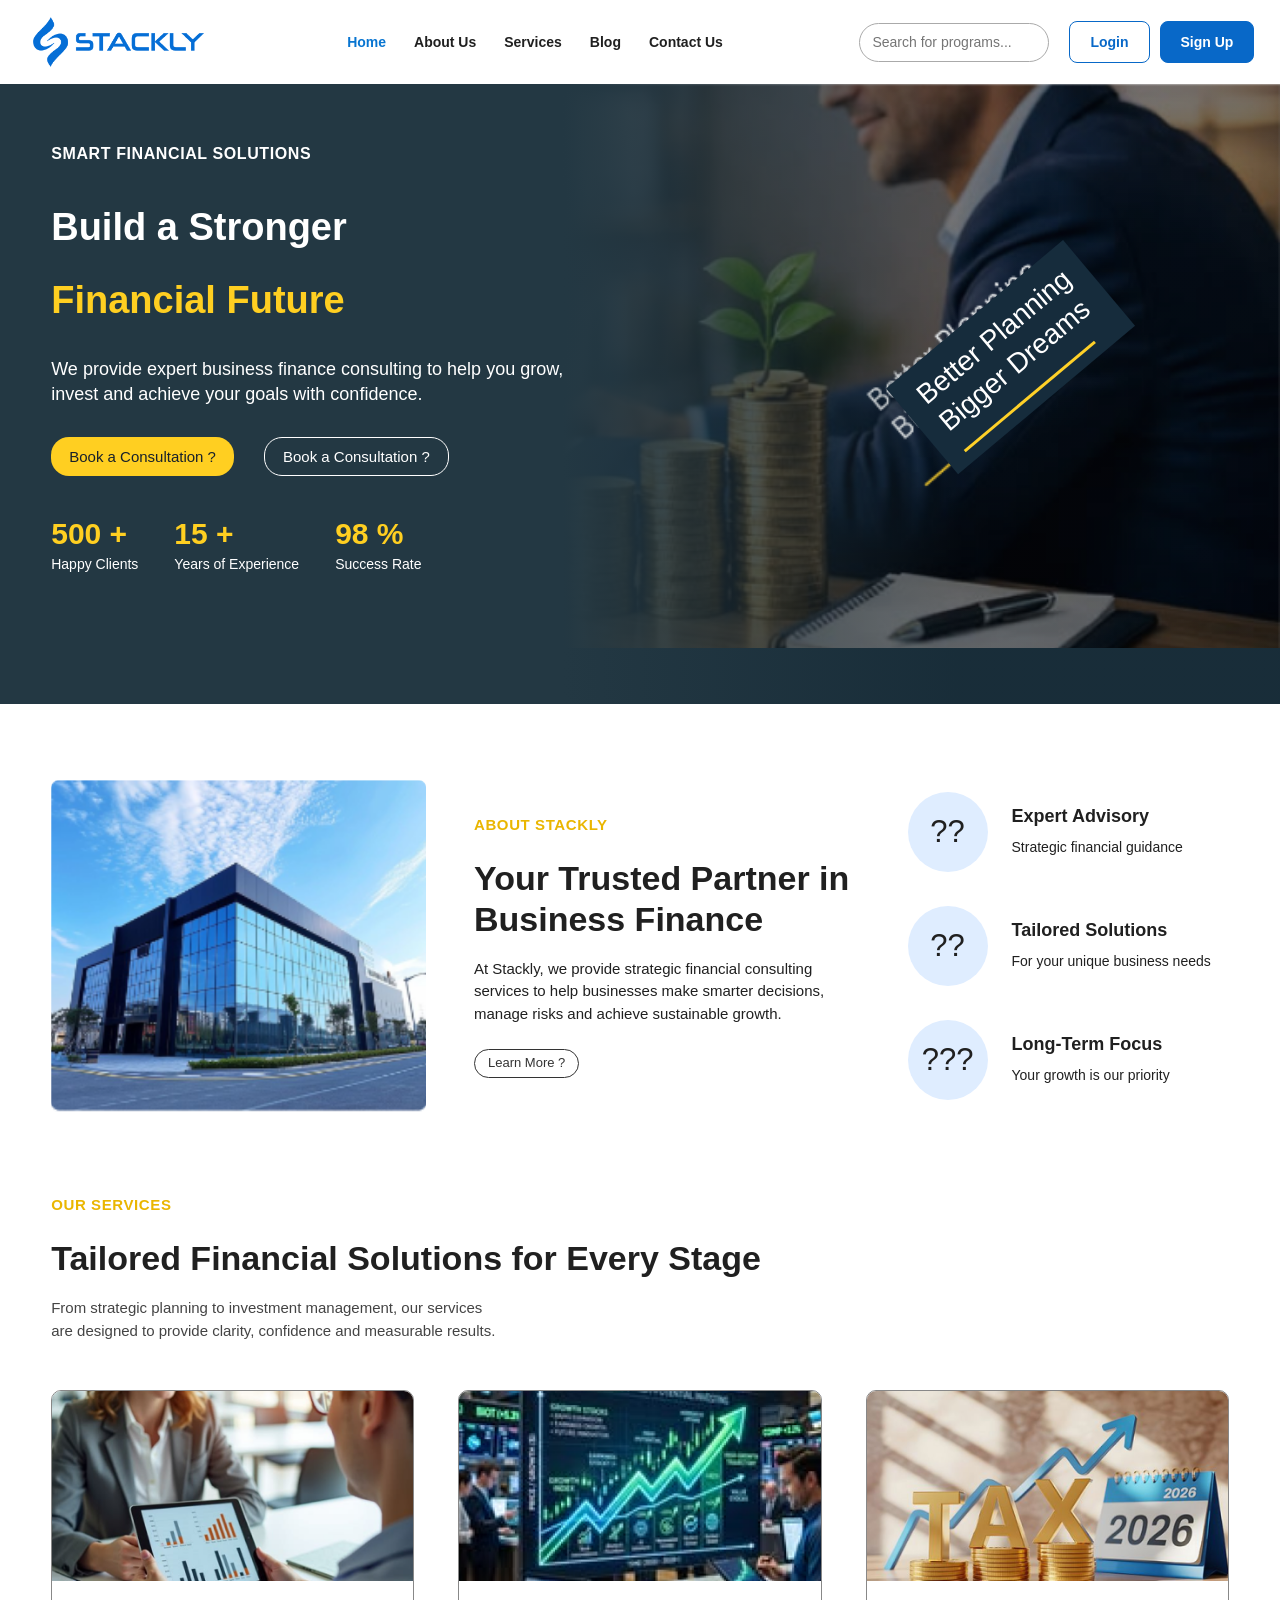
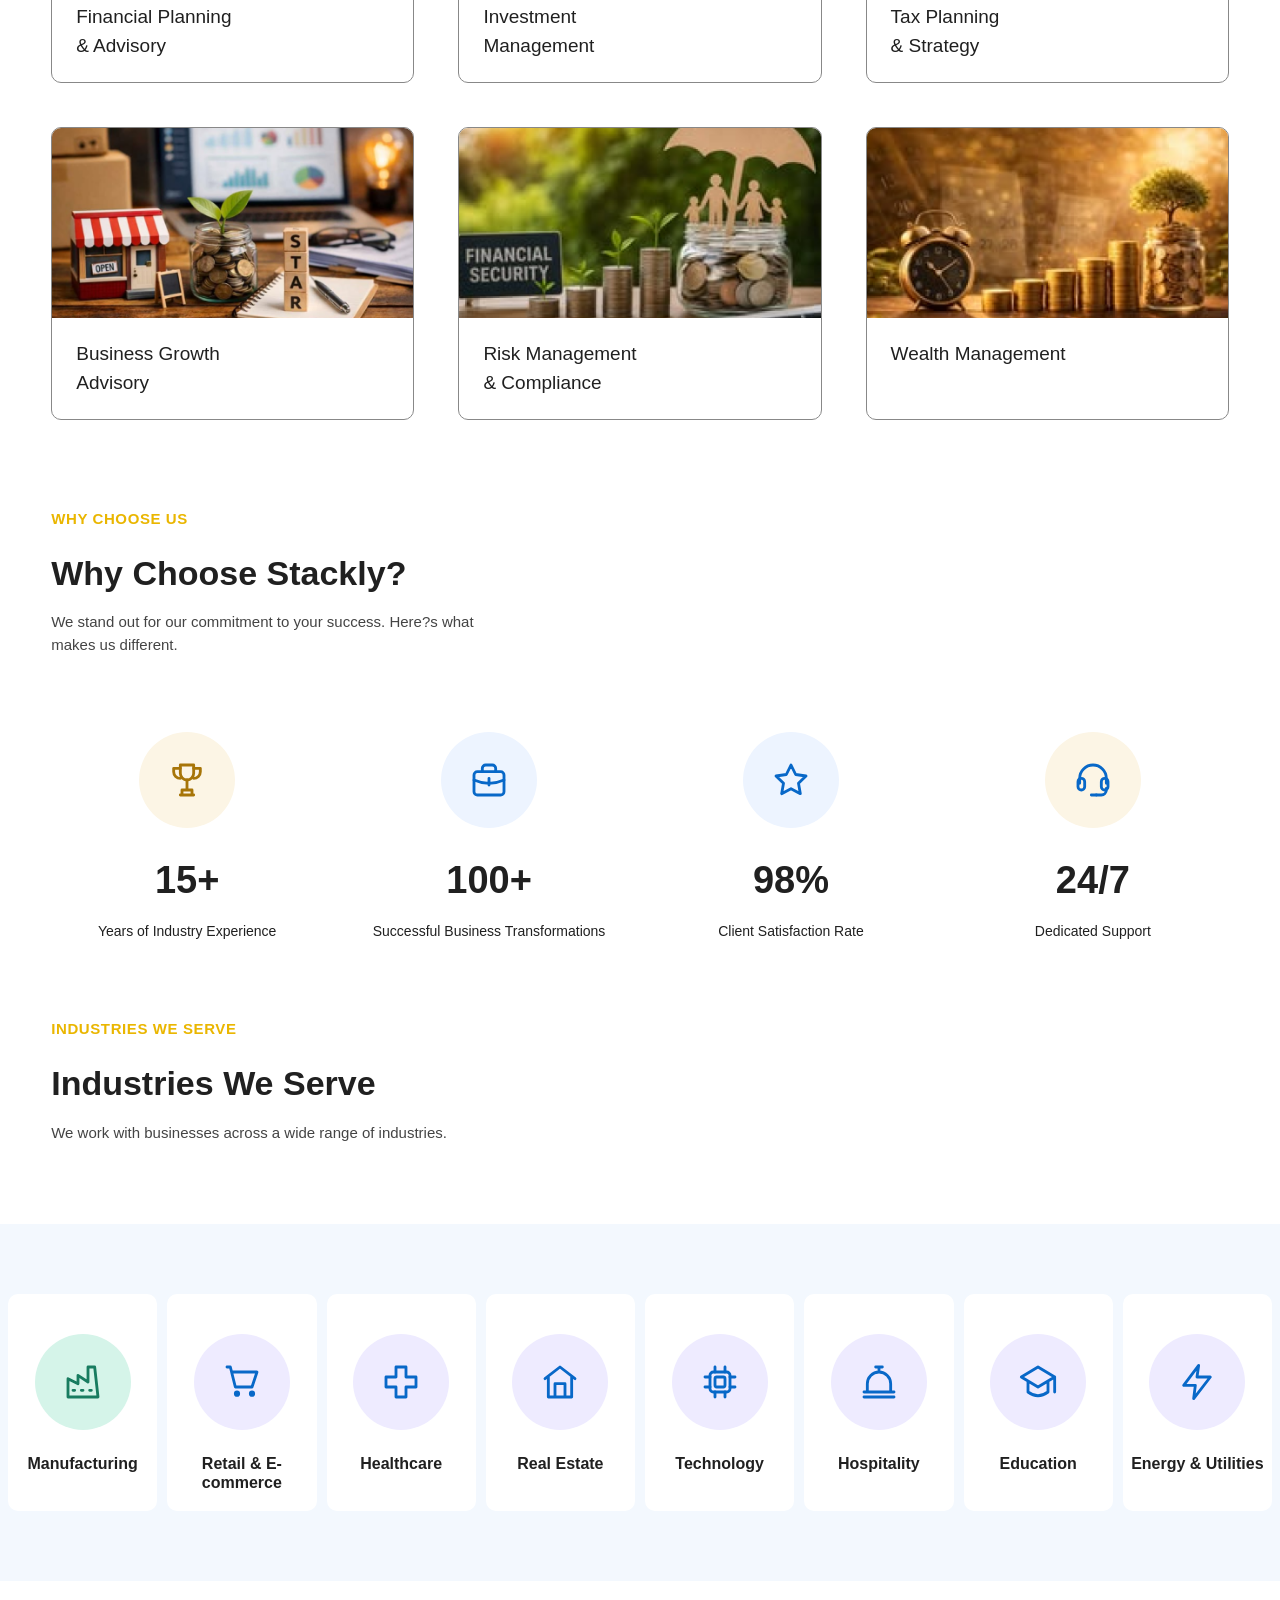
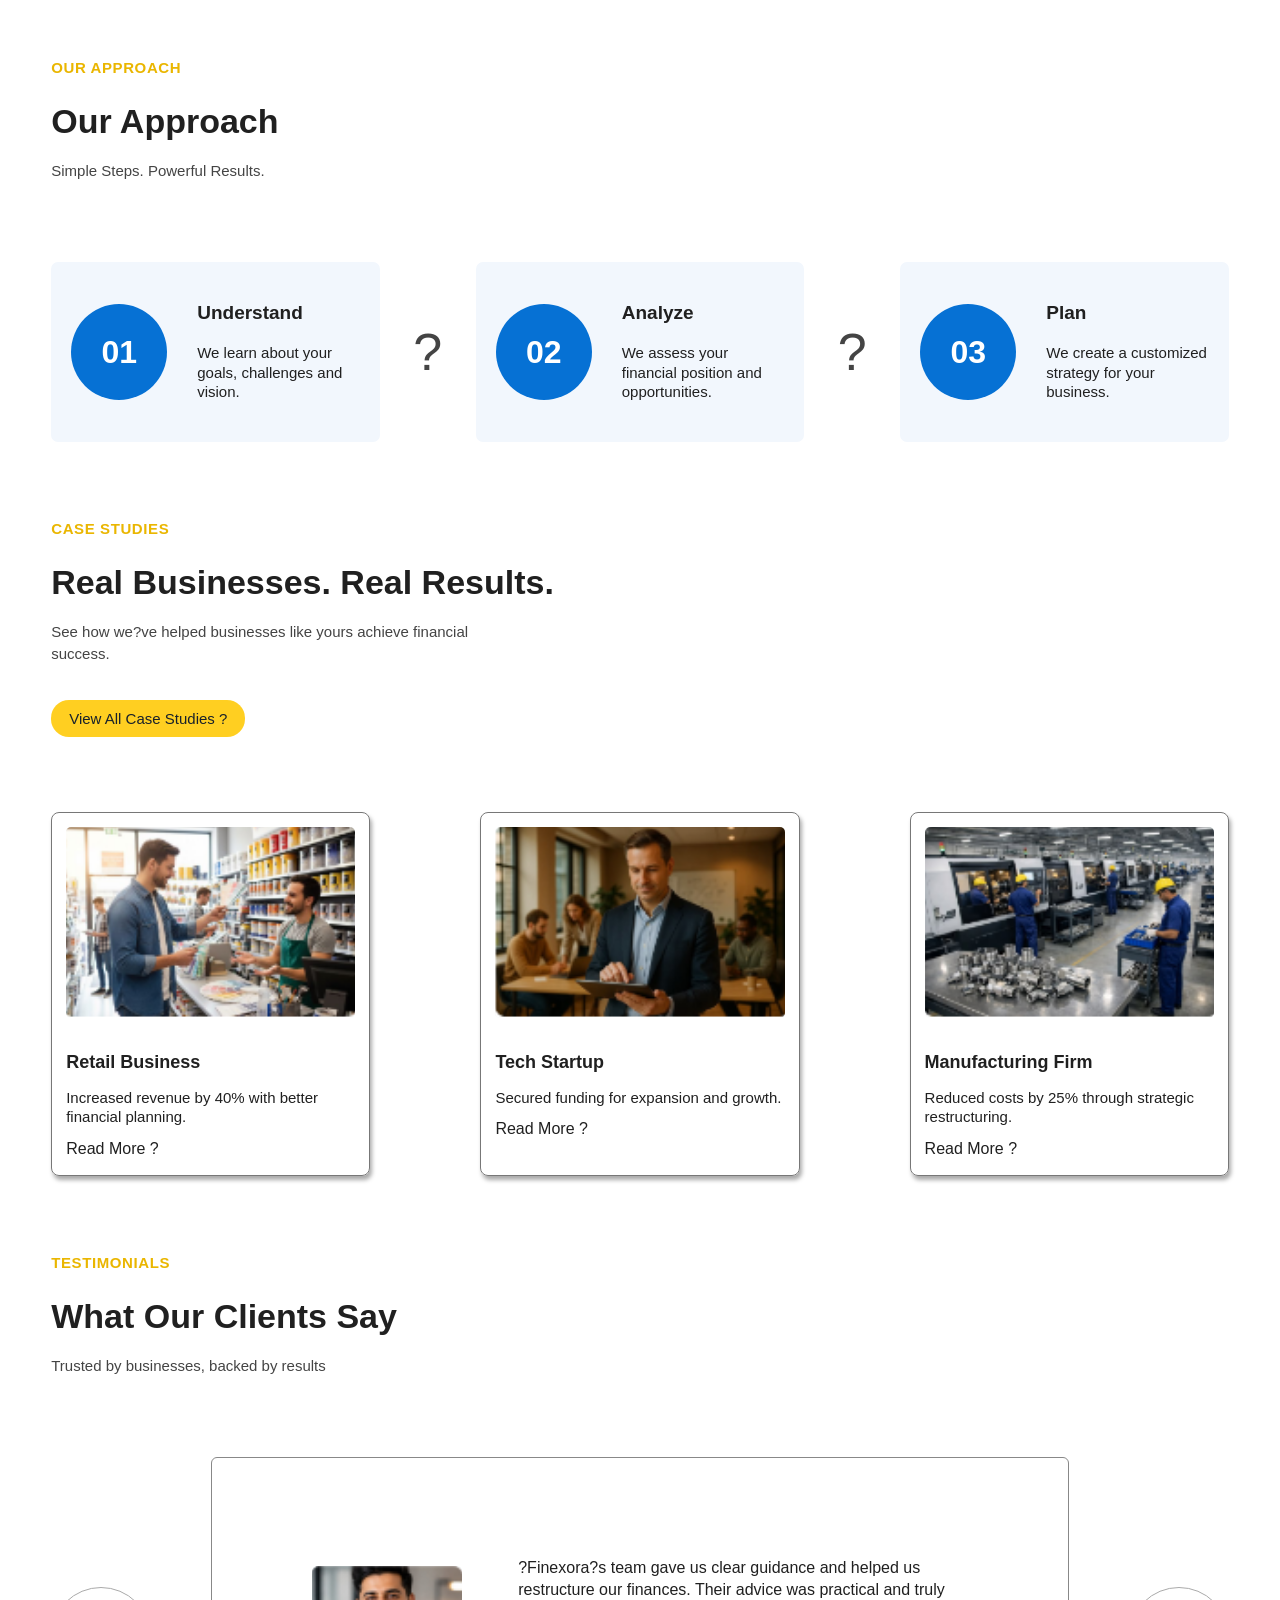
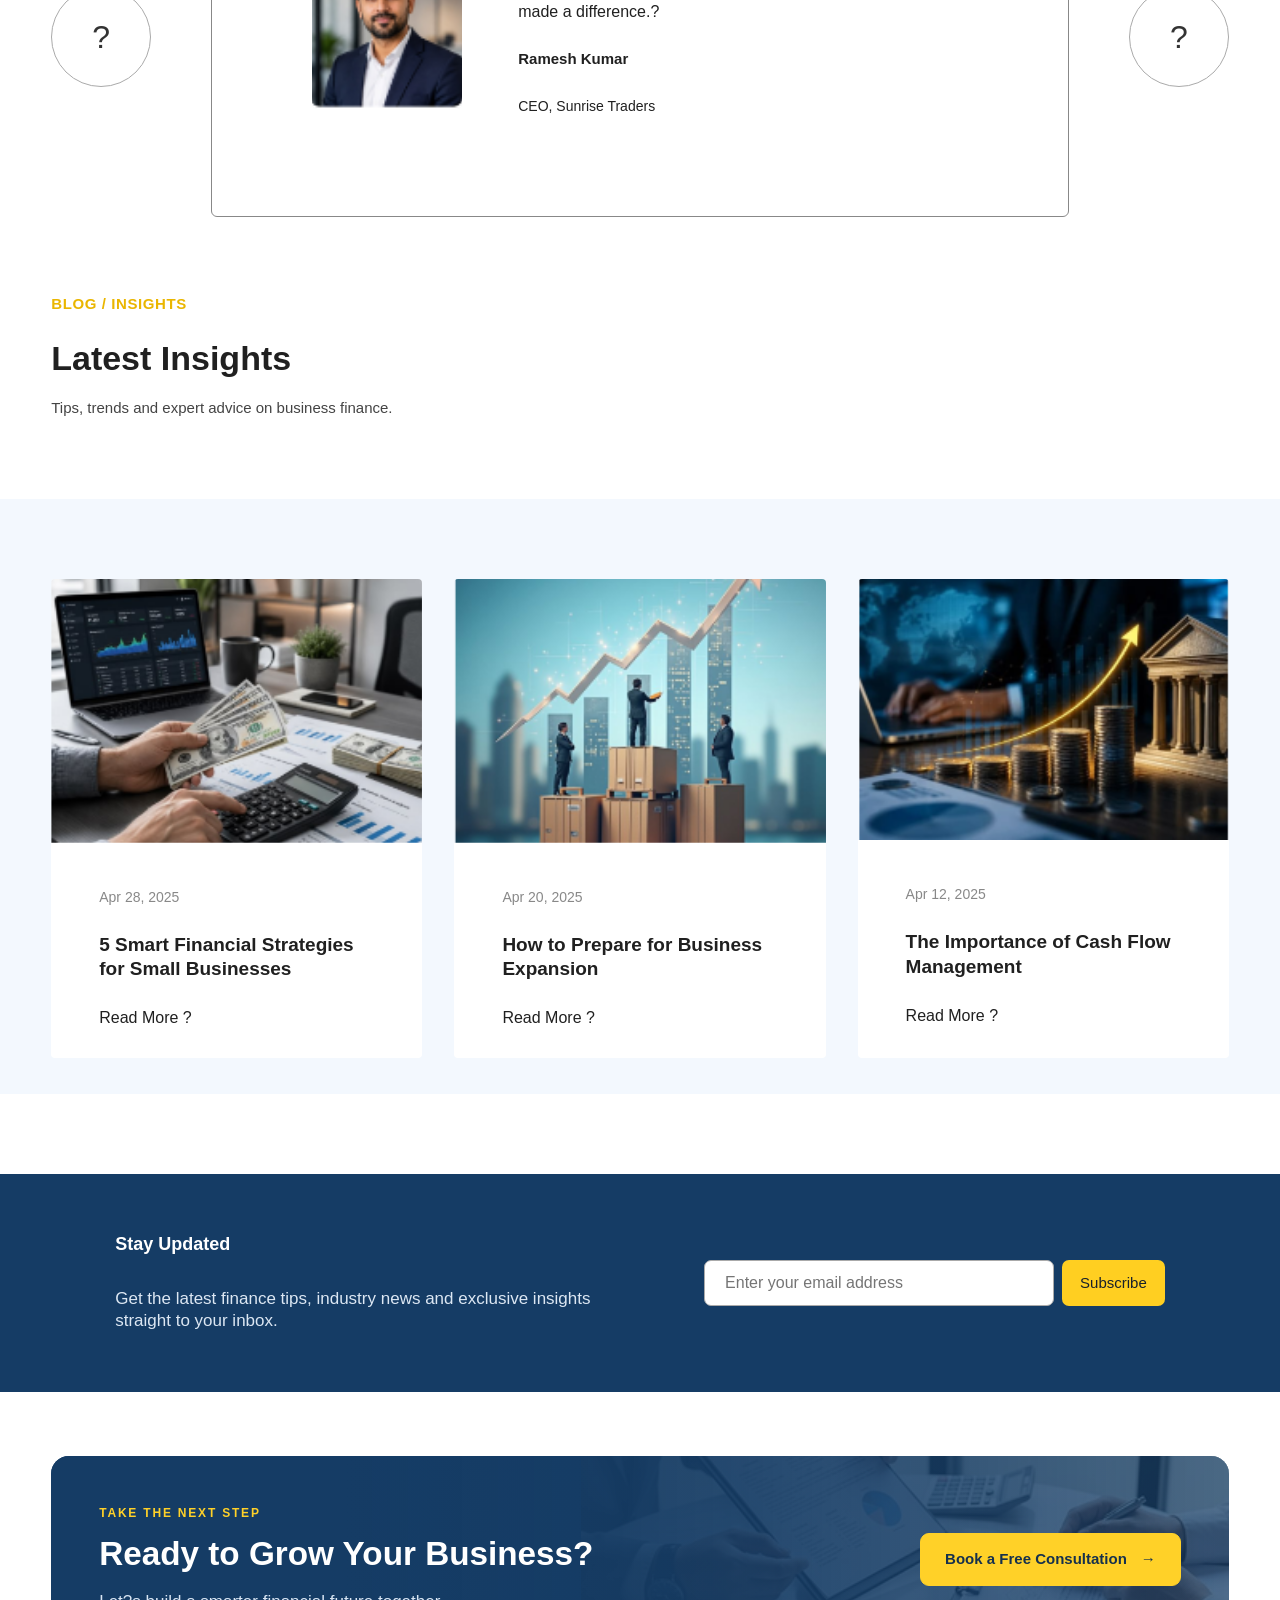
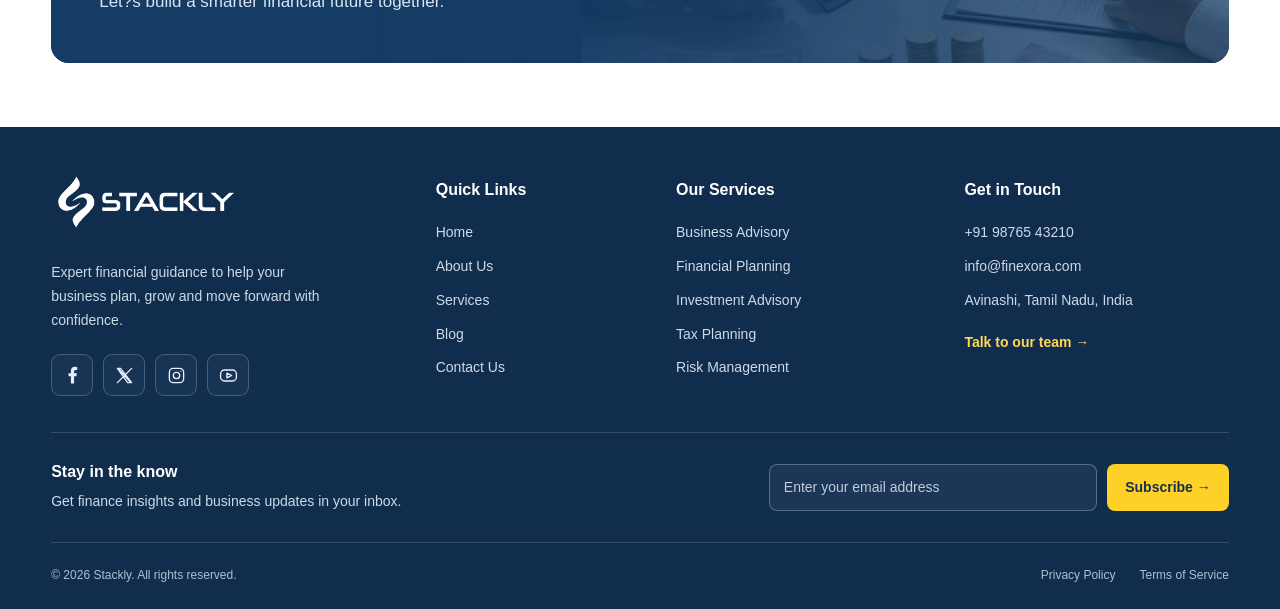
<file: index.html>
<!doctype html><html lang="en"><head><meta charset="utf-8"><meta name="viewport" content="width=device-width, initial-scale=1"><meta name="description" content="Stackly smart financial solutions: financial planning, business growth, investment management and advisory."><title>Stackly | Smart Financial Solutions</title><link rel="stylesheet" href="styles.css?v=20261030-industry-icons"><link rel="stylesheet" href="header-account.css"><link rel="stylesheet" href="assets/vendor/aos.css"><link rel="stylesheet" href="card-effects.css?v=20261030-all-cards"><link rel="stylesheet" href="service-images.css?v=20261030"><link rel="stylesheet" href="growth-cta.css?v=20261030"><link rel="stylesheet" href="footer.css?v=20261030-social-links"><link rel="stylesheet" href="brand-logo.css?v=20261030"></head><body id="home">
<header class="site-header"><a class="logo-link" href="index.html" aria-label="Stackly home"><img class="logo" src="assets/stackly-whitish_blue-logo.webp" alt="Stackly"></a><nav aria-label="Main navigation"><a href="#home" aria-current="page">Home</a><a href="about.html">About Us</a><a href="services.html">Services</a><a href="blog.html">Blog</a><a href="contact.html">Contact Us</a></nav><label class="sr-only" for="site-search">Search for programs</label><input class="search" id="site-search" type="search" placeholder="Search for programs..."><div class="header-account-actions" role="group" aria-label="Account"><a class="header-login" href="login.html">Login</a><a class="header-signup" href="signup.html">Sign Up</a></div></header><main>
<section class="hero" aria-labelledby="hero-title"><div class="picture " style="--x:0;--y:24;--w:411;--h:181" role="img" aria-label="Financial consultant, growing coin stacks and a plant"><img src="assets/stackly-figma-reference.png" alt="" aria-hidden="true"></div><div class="hero-shade"></div><div class="container"><div class="hero-content"><p class="eyebrow">Smart Financial Solutions</p><h1 id="hero-title">Build a Stronger<span>Financial Future</span></h1><p class="hero-description">We provide expert business finance consulting to help you grow, invest and achieve your goals with confidence.</p><div class="hero-buttons"><a class="button" href="contact.html#message">Book a Consultation ?</a><a class="button outline" href="contact.html#message">Book a Consultation ?</a></div><div class="hero-stats"><div><strong>500 +</strong><span>Happy Clients</span></div><div><strong>15 +</strong><span>Years of Experience</span></div><div><strong>98 %</strong><span>Success Rate</span></div></div></div></div><p class="hero-slogan">Better Planning<br>Bigger Dreams</p></section>
<section class="section container about" id="about"><div class="picture " style="--x:17;--y:229;--w:122;--h:108" role="img" aria-label="Stackly modern glass office building"><img src="assets/stackly-figma-reference.png" alt="" aria-hidden="true"></div><div class="about-copy"><p class="eyebrow">About Stackly</p><h2>Your Trusted Partner in Business Finance</h2><p>At Stackly, we provide strategic financial consulting services to help businesses make smarter decisions, manage risks and achieve sustainable growth.</p><a class="button outline" href="#services">Learn More ?</a></div><div class="benefits">
<div class="benefit"><span class="icon" aria-hidden="true">??</span><div><h3>Expert Advisory</h3><p>Strategic financial guidance</p></div></div>
<div class="benefit"><span class="icon" aria-hidden="true">??</span><div><h3>Tailored Solutions</h3><p>For your unique business needs</p></div></div>
<div class="benefit"><span class="icon" aria-hidden="true">???</span><div><h3>Long-Term Focus</h3><p>Your growth is our priority</p></div></div>
</div></section><section class="section container services" id="services"><div class="section-heading"><p class="eyebrow">Our Services</p><h2>Tailored Financial Solutions for Every Stage</h2><p>From strategic planning to investment management, our services are designed to provide clarity, confidence and measurable results.</p></div><div class="service-grid">
<a class="service service-photo-card" href="#contact"><img class="service-photo" src="assets/blog-article-6.png" alt="Financial advisor reviewing a financial plan" width="415" height="293" loading="lazy"><span>Financial Planning<br>&amp; Advisory</span></a>
<a class="service service-photo-card" href="#contact"><img class="service-photo" src="assets/blog-article-8.png" alt="Investment market growth charts" width="415" height="293" loading="lazy"><span>Investment<br>Management</span></a>
<a class="service service-photo-card" href="#contact"><img class="service-photo" src="assets/blog-article-4.png" alt="Tax planning calendar and savings" width="415" height="293" loading="lazy"><span>Tax Planning<br>&amp; Strategy</span></a>
<a class="service service-photo-card" href="#contact"><img class="service-photo" src="assets/blog-article-3.png" alt="Business funding and growth" width="415" height="293" loading="lazy"><span>Business Growth<br>Advisory</span></a>
<a class="service service-photo-card" href="#contact"><img class="service-photo" src="assets/blog-article-1.png" alt="Financial protection and risk planning" width="415" height="293" loading="lazy"><span>Risk Management<br>&amp; Compliance</span></a>
<a class="service service-photo-card" href="#contact"><img class="service-photo" src="assets/blog-article-2.png" alt="Growing savings and long-term wealth" width="415" height="293" loading="lazy"><span>Wealth Management</span></a>
</div></section><section class="section container why"><div class="section-heading"><p class="eyebrow">Why Choose Us</p><h2>Why Choose Stackly?</h2><p>We stand out for our commitment to your success. Here?s what makes us different.</p></div><div class="stats">
<div class="stat"><span class="icon" aria-hidden="true"><svg viewBox="0 0 24 24" fill="none" stroke="currentColor" stroke-width="1.7" stroke-linecap="round" stroke-linejoin="round"><path d="M8 3h8v5a4 4 0 0 1-8 0V3Z"/><path d="M8 5H4v2a4 4 0 0 0 4 4m8-6h4v2a4 4 0 0 1-4 4M12 12v6m-4 3h8m-7-3h6v3H9z"/></svg></span><strong>15+</strong><p>Years of Industry Experience</p></div>
<div class="stat"><span class="icon" aria-hidden="true"><svg viewBox="0 0 24 24" fill="none" stroke="currentColor" stroke-width="1.7" stroke-linecap="round" stroke-linejoin="round"><rect x="3" y="7" width="18" height="14" rx="2"/><path d="M8 7V5a2 2 0 0 1 2-2h4a2 2 0 0 1 2 2v2M3 12a22 22 0 0 0 18 0m-9-1v4"/></svg></span><strong>100+</strong><p>Successful Business Transformations</p></div>
<div class="stat"><span class="icon" aria-hidden="true"><svg viewBox="0 0 24 24" fill="none" stroke="currentColor" stroke-width="1.7" stroke-linecap="round" stroke-linejoin="round"><path d="m12 3 2.8 5.7 6.2.9-4.5 4.4 1.1 6.2-5.6-3-5.6 3 1.1-6.2L3 9.6l6.2-.9L12 3Z"/></svg></span><strong>98%</strong><p>Client Satisfaction Rate</p></div>
<div class="stat"><span class="icon" aria-hidden="true"><svg viewBox="0 0 24 24" fill="none" stroke="currentColor" stroke-width="1.7" stroke-linecap="round" stroke-linejoin="round"><path d="M4 14v-3a8 8 0 0 1 16 0v3M20 17v1a3 3 0 0 1-3 3h-3"/><rect x="3" y="11" width="4" height="7" rx="2"/><rect x="17" y="11" width="4" height="7" rx="2"/><path d="M11 21h3"/></svg></span><strong>24/7</strong><p>Dedicated Support</p></div>
</div></section><section class="section industries" id="industries"><div class="container"><div class="section-heading"><p class="eyebrow">Industries We Serve</p><h2>Industries We Serve</h2><p>We work with businesses across a wide range of industries.</p></div></div><div class="industry-band"><div class="industry-grid">
<a href="#contact" class="industry"><span class="icon" aria-hidden="true"><svg viewBox="0 0 24 24" fill="none" stroke="currentColor" stroke-width="1.7" stroke-linecap="round" stroke-linejoin="round"><path d="M3 21V10l6 3V8l6 4V3h4l2 18H3Z"/><path d="M6 17h1m4 0h1m4 0h1"/></svg></span>Manufacturing</a>
<a href="#contact" class="industry"><span class="icon" aria-hidden="true"><svg viewBox="0 0 24 24" fill="none" stroke="currentColor" stroke-width="1.7" stroke-linecap="round" stroke-linejoin="round"><path d="M3 3h2l3 12h10l3-9H6M9 19h.01M18 19h.01"/><circle cx="9" cy="19" r="1"/><circle cx="18" cy="19" r="1"/></svg></span>Retail &amp; E-commerce</a>
<a href="#contact" class="industry"><span class="icon" aria-hidden="true"><svg viewBox="0 0 24 24" fill="none" stroke="currentColor" stroke-width="1.7" stroke-linecap="round" stroke-linejoin="round"><path d="M9 3h6v6h6v6h-6v6H9v-6H3V9h6V3Z"/></svg></span>Healthcare</a>
<a href="#contact" class="industry"><span class="icon" aria-hidden="true"><svg viewBox="0 0 24 24" fill="none" stroke="currentColor" stroke-width="1.7" stroke-linecap="round" stroke-linejoin="round"><path d="m3 10 9-7 9 7M5 9v12h14V9M9 21v-8h6v8"/></svg></span>Real Estate</a>
<a href="#contact" class="industry"><span class="icon" aria-hidden="true"><svg viewBox="0 0 24 24" fill="none" stroke="currentColor" stroke-width="1.7" stroke-linecap="round" stroke-linejoin="round"><rect x="6" y="6" width="12" height="12" rx="2"/><rect x="9" y="9" width="6" height="6" rx="1"/><path d="M9 3v3m6-3v3M9 18v3m6-3v3M3 9h3m-3 6h3m12-6h3m-3 6h3"/></svg></span>Technology</a>
<a href="#contact" class="industry"><span class="icon" aria-hidden="true"><svg viewBox="0 0 24 24" fill="none" stroke="currentColor" stroke-width="1.7" stroke-linecap="round" stroke-linejoin="round"><path d="M3 18h18M5 18v-5a7 7 0 0 1 14 0v5M12 6V3m-2 0h4M3 21h18"/></svg></span>Hospitality</a>
<a href="#contact" class="industry"><span class="icon" aria-hidden="true"><svg viewBox="0 0 24 24" fill="none" stroke="currentColor" stroke-width="1.7" stroke-linecap="round" stroke-linejoin="round"><path d="m2 9 10-6 10 6-10 6L2 9Zm4 3v6c4 3 8 3 12 0v-6m4-3v9"/></svg></span>Education</a>
<a href="#contact" class="industry"><span class="icon" aria-hidden="true"><svg viewBox="0 0 24 24" fill="none" stroke="currentColor" stroke-width="1.7" stroke-linecap="round" stroke-linejoin="round"><path d="m13 2-9 12h7l-1 8 10-13h-8l1-7Z"/></svg></span>Energy &amp; Utilities</a>
</div></div></section><section class="section container approach" id="approach"><div class="section-heading"><p class="eyebrow">Our Approach</p><h2>Our Approach</h2><p>Simple Steps. Powerful Results.</p></div><div class="steps">
<div class="step"><span class="step-number">01</span><div><h3>Understand</h3><p>We learn about your goals, challenges and vision.</p></div></div>
<div class="step"><span class="step-number">02</span><div><h3>Analyze</h3><p>We assess your financial position and opportunities.</p></div></div>
<div class="step"><span class="step-number">03</span><div><h3>Plan</h3><p>We create a customized strategy for your business.</p></div></div>
</div></section><section class="section container cases" id="case-studies"><div class="section-heading"><p class="eyebrow">Case Studies</p><h2>Real Businesses. Real Results.</h2><p>See how we?ve helped businesses like yours achieve financial success.</p></div><a class="button" href="#case-grid">View All Case Studies ?</a><div class="case-grid" id="case-grid">
<article class="case-card"><div class="picture " style="--x:20;--y:1140;--w:85;--h:56" role="img" aria-label="Retail business owner serving a customer"><img src="assets/stackly-figma-reference.png" alt="" aria-hidden="true"></div><h3>Retail Business</h3><p>Increased revenue by 40% with better financial planning.</p><button class="text-button read-more" data-title="Retail Business" data-message="Increased revenue by 40% with better financial planning.">Read More ?</button></article>
<article class="case-card"><div class="picture " style="--x:147;--y:1140;--w:85;--h:56" role="img" aria-label="Technology startup founder in his office"><img src="assets/stackly-figma-reference.png" alt="" aria-hidden="true"></div><h3>Tech Startup</h3><p>Secured funding for expansion and growth.</p><button class="text-button read-more" data-title="Tech Startup" data-message="Secured funding for expansion and growth.">Read More ?</button></article>
<article class="case-card"><div class="picture " style="--x:275;--y:1140;--w:85;--h:56" role="img" aria-label="Manufacturing team working on the factory floor"><img src="assets/stackly-figma-reference.png" alt="" aria-hidden="true"></div><h3>Manufacturing Firm</h3><p>Reduced costs by 25% through strategic restructuring.</p><button class="text-button read-more" data-title="Manufacturing Firm" data-message="Reduced costs by 25% through strategic restructuring.">Read More ?</button></article>
</div></section><section class="section container testimonials" id="testimonials"><div class="section-heading"><p class="eyebrow">Testimonials</p><h2>What Our Clients Say</h2><p>Trusted by businesses, backed by results</p></div><div class="testimonial-row"><button class="arrow" aria-label="Previous testimonial" data-title="Client testimonials" data-message="This design includes one client testimonial.">?</button><div class="testimonial"><div class="picture " style="--x:104;--y:1367;--w:42;--h:40" role="img" aria-label="Ramesh Kumar, CEO of Sunrise Traders"><img src="assets/stackly-figma-reference.png" alt="" aria-hidden="true"></div><div><blockquote>?Finexora?s team gave us clear guidance and helped us restructure our finances. Their advice was practical and truly made a difference.?</blockquote><strong>Ramesh Kumar</strong><small>CEO, Sunrise Traders</small></div></div><button class="arrow" aria-label="Next testimonial" data-title="Client testimonials" data-message="This design includes one client testimonial.">?</button></div></section>
<section class="section insights" id="insights"><div class="container"><div class="section-heading"><p class="eyebrow">Blog / Insights</p><h2>Latest Insights</h2><p>Tips, trends and expert advice on business finance.</p></div></div><div class="blog-band"><div class="container blog-grid">
<article class="blog-card"><div class="picture " style="--x:10;--y:1550;--w:124;--h:88" role="img" aria-label="Financial reports, calculator and laptop"><img src="assets/stackly-figma-reference.png" alt="" aria-hidden="true"></div><div class="blog-copy"><time datetime="2025-04-28">Apr 28, 2025</time><h3>5 Smart Financial Strategies for Small Businesses</h3><button class="text-button read-more" data-title="5 Smart Financial Strategies for Small Businesses" data-message="This featured insight does not have a full article configured in this demo.">Read More ?</button></div></article>
<article class="blog-card"><div class="picture " style="--x:143;--y:1550;--w:124;--h:88" role="img" aria-label="Growing business buildings and an upward growth chart"><img src="assets/stackly-figma-reference.png" alt="" aria-hidden="true"></div><div class="blog-copy"><time datetime="2025-04-20">Apr 20, 2025</time><h3>How to Prepare for Business Expansion</h3><button class="text-button read-more" data-title="How to Prepare for Business Expansion" data-message="This featured insight does not have a full article configured in this demo.">Read More ?</button></div></article>
<article class="blog-card"><div class="picture " style="--x:276;--y:1550;--w:125;--h:88" role="img" aria-label="Coin stacks and a financial growth chart"><img src="assets/stackly-figma-reference.png" alt="" aria-hidden="true"></div><div class="blog-copy"><time datetime="2025-04-12">Apr 12, 2025</time><h3>The Importance of Cash Flow Management</h3><button class="text-button read-more" data-title="The Importance of Cash Flow Management" data-message="This featured insight does not have a full article configured in this demo.">Read More ?</button></div></article>
</div></div></section><section class="newsletter" id="newsletter"><div class="newsletter-inner"><div><h3>Stay Updated</h3><p>Get the latest finance tips, industry news and exclusive insights straight to your inbox.</p></div><form class="subscribe"><label class="sr-only" for="email">Enter your email address</label><input id="email" name="email" type="email" placeholder="Enter your email address" required><button class="button" type="submit">Subscribe</button></form></div></section>
<section class="growth-cta" aria-labelledby="growth-cta-title"><div class="growth-cta-copy"><p class="growth-cta-label">TAKE THE NEXT STEP</p><h2 id="growth-cta-title">Ready to Grow Your Business?</h2><p class="growth-cta-description">Let?s build a smarter financial future together.</p></div><a class="growth-cta-button" href="contact.html#message">Book a Free Consultation <span aria-hidden="true">&#8594;</span></a></section></main>
<footer class="finance-footer" id="contact">
  <div class="finance-footer-inner">
    <div class="finance-footer-grid">
      <div class="finance-footer-brand"><a href="index.html" aria-label="Stackly home"><img src="assets/stackly-whitish_blue-logo.webp" alt="Stackly" width="320" height="132"></a><p>Expert financial guidance to help your business plan, grow and move forward with confidence.</p><div class="finance-footer-socials" role="group" aria-label="Social media"><a href="404.html" aria-label="Facebook"><svg viewBox="0 0 24 24" fill="none" stroke="currentColor" stroke-width="1.7" stroke-linecap="round" stroke-linejoin="round" aria-hidden="true"><path fill="currentColor" stroke="none" d="M14 22v-9h3l.5-4H14V7c0-1 .3-2 2-2h2V1.4A25 25 0 0 0 15 1c-3 0-5 2-5 5v3H7v4h3v9Z"/></svg></a><a href="404.html" aria-label="X / Twitter"><svg viewBox="0 0 24 24" fill="none" stroke="currentColor" stroke-width="1.7" stroke-linecap="round" stroke-linejoin="round" aria-hidden="true"><path d="m4 3 16 18h-4L3 3h4l14 18M21 3 3 21"/></svg></a><a href="404.html" aria-label="Instagram"><svg viewBox="0 0 24 24" fill="none" stroke="currentColor" stroke-width="1.7" stroke-linecap="round" stroke-linejoin="round" aria-hidden="true"><rect x="3" y="3" width="18" height="18" rx="5"/><circle cx="12" cy="12" r="4"/><circle cx="17.5" cy="6.5" r=".8" fill="currentColor" stroke="none"/></svg></a><a href="404.html" aria-label="YouTube"><svg viewBox="0 0 24 24" fill="none" stroke="currentColor" stroke-width="1.7" stroke-linecap="round" stroke-linejoin="round" aria-hidden="true"><rect x="2" y="5" width="20" height="14" rx="5"/><path d="m10 9 6 3-6 3Z"/></svg></a></div></div>
      <nav aria-label="Footer navigation"><h2>Quick Links</h2><ul><li><a href="index.html">Home</a></li><li><a href="about.html">About Us</a></li><li><a href="services.html">Services</a></li><li><a href="blog.html">Blog</a></li><li><a href="contact.html">Contact Us</a></li></ul></nav>
      <nav aria-label="Footer services"><h2>Our Services</h2><ul><li><a href="services.html#business-advisory">Business Advisory</a></li><li><a href="services.html#financial-planning">Financial Planning</a></li><li><a href="services.html#investment-advisory">Investment Advisory</a></li><li><a href="services.html#tax-planning">Tax Planning</a></li><li><a href="services.html#risk-management">Risk Management</a></li></ul></nav>
      <div class="finance-footer-contact"><h2>Get in Touch</h2><a href="tel:+919876543210">+91 98765 43210</a><a href="mailto:info@finexora.com">info@finexora.com</a><p>Avinashi, Tamil Nadu, India</p><a class="finance-footer-consult" href="contact.html#message">Talk to our team &#8594;</a></div>
    </div>
    <div class="finance-footer-newsletter"><div><h2>Stay in the know</h2><p>Get finance insights and business updates in your inbox.</p></div><form class="subscribe"><label class="sr-only" for="footer-email">Email address for newsletter</label><input id="footer-email" name="email" type="email" autocomplete="email" placeholder="Enter your email address" required><button type="submit">Subscribe &#8594;</button></form></div>
    <div class="finance-footer-bottom"><p>&copy; 2026 Stackly. All rights reserved.</p><div><button type="button" data-title="Privacy Policy" data-message="A privacy policy page is not configured in this demo.">Privacy Policy</button><button type="button" data-title="Terms of Service" data-message="A terms of service page is not configured in this demo.">Terms of Service</button></div></div>
  </div>
</footer><dialog id="info-dialog" aria-labelledby="dialog-title"><h2 id="dialog-title"></h2><p id="dialog-message"></p><button class="button" id="dialog-close">Close</button></dialog><script src="script.js?v=20261030-login-navigation"></script><script src="assets/vendor/aos.js"></script><script src="card-effects.js?v=20261030-all-cards"></script></body></html>
</file>
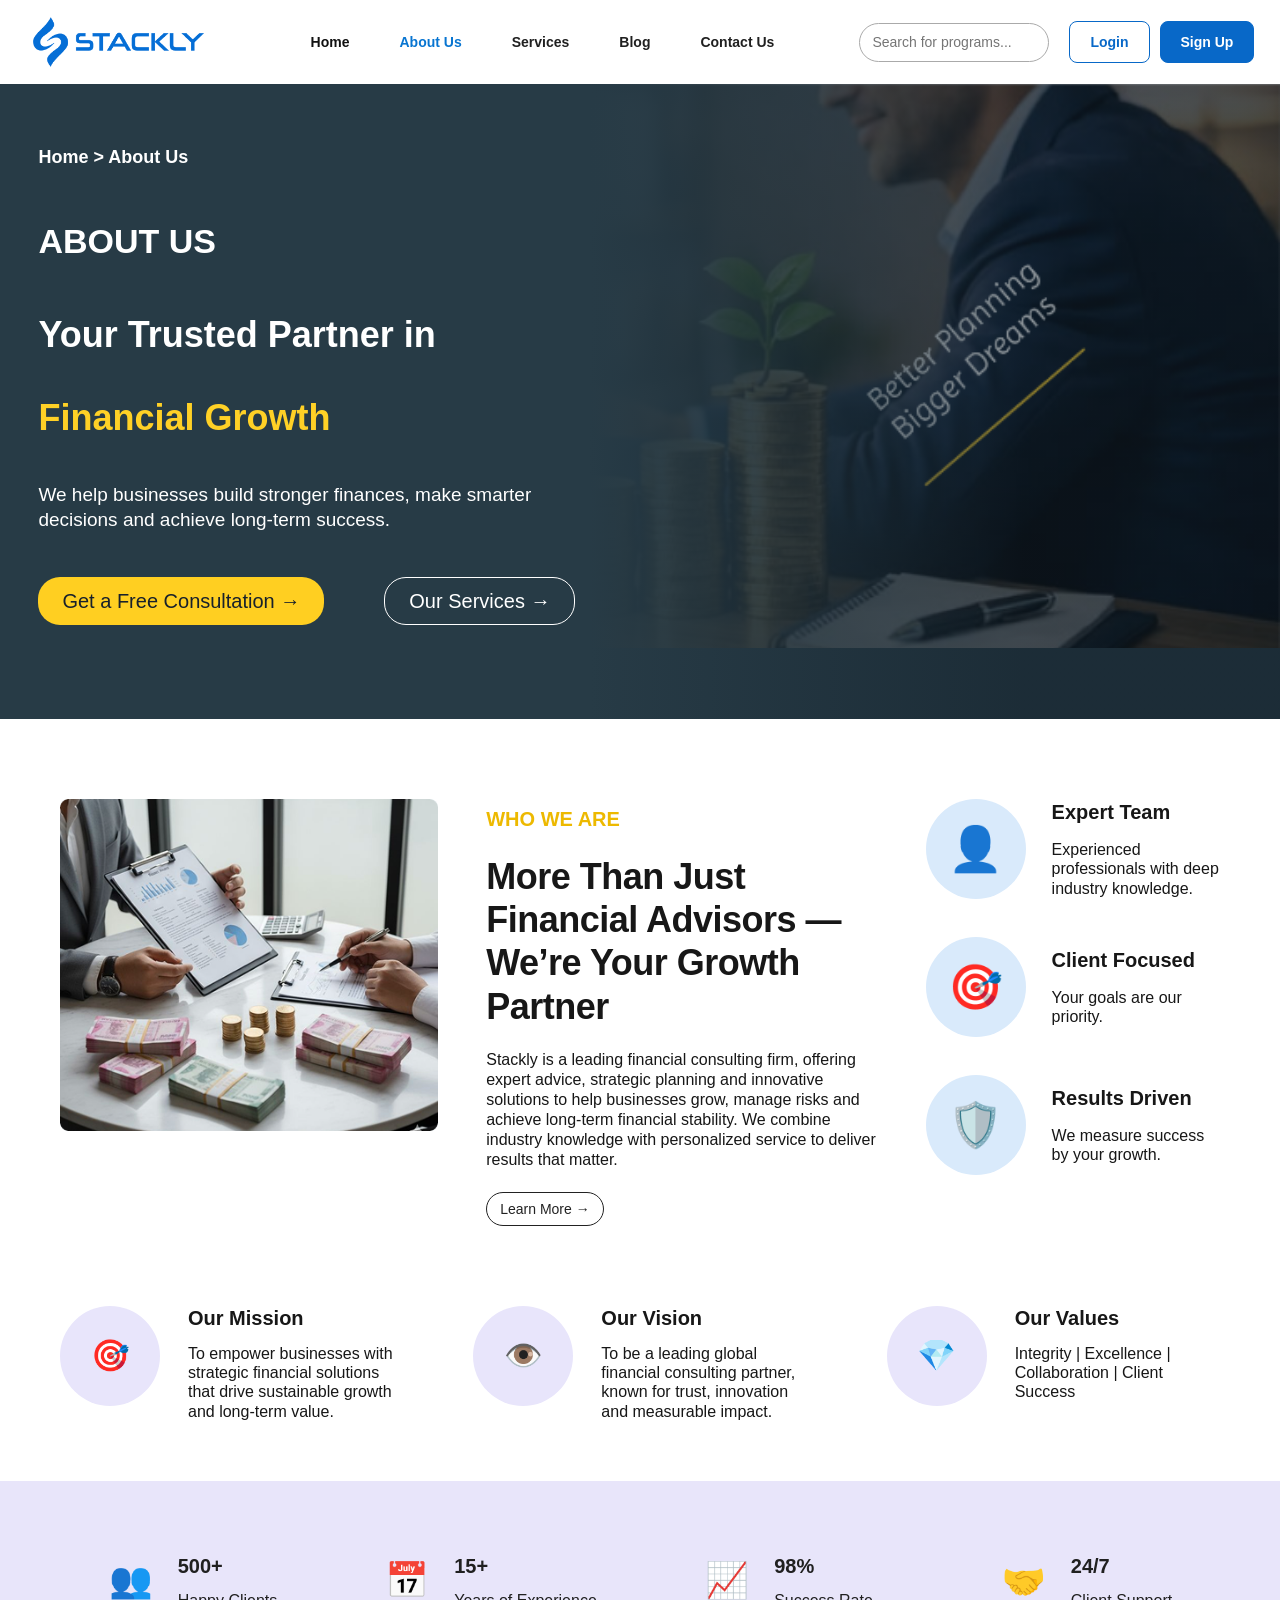
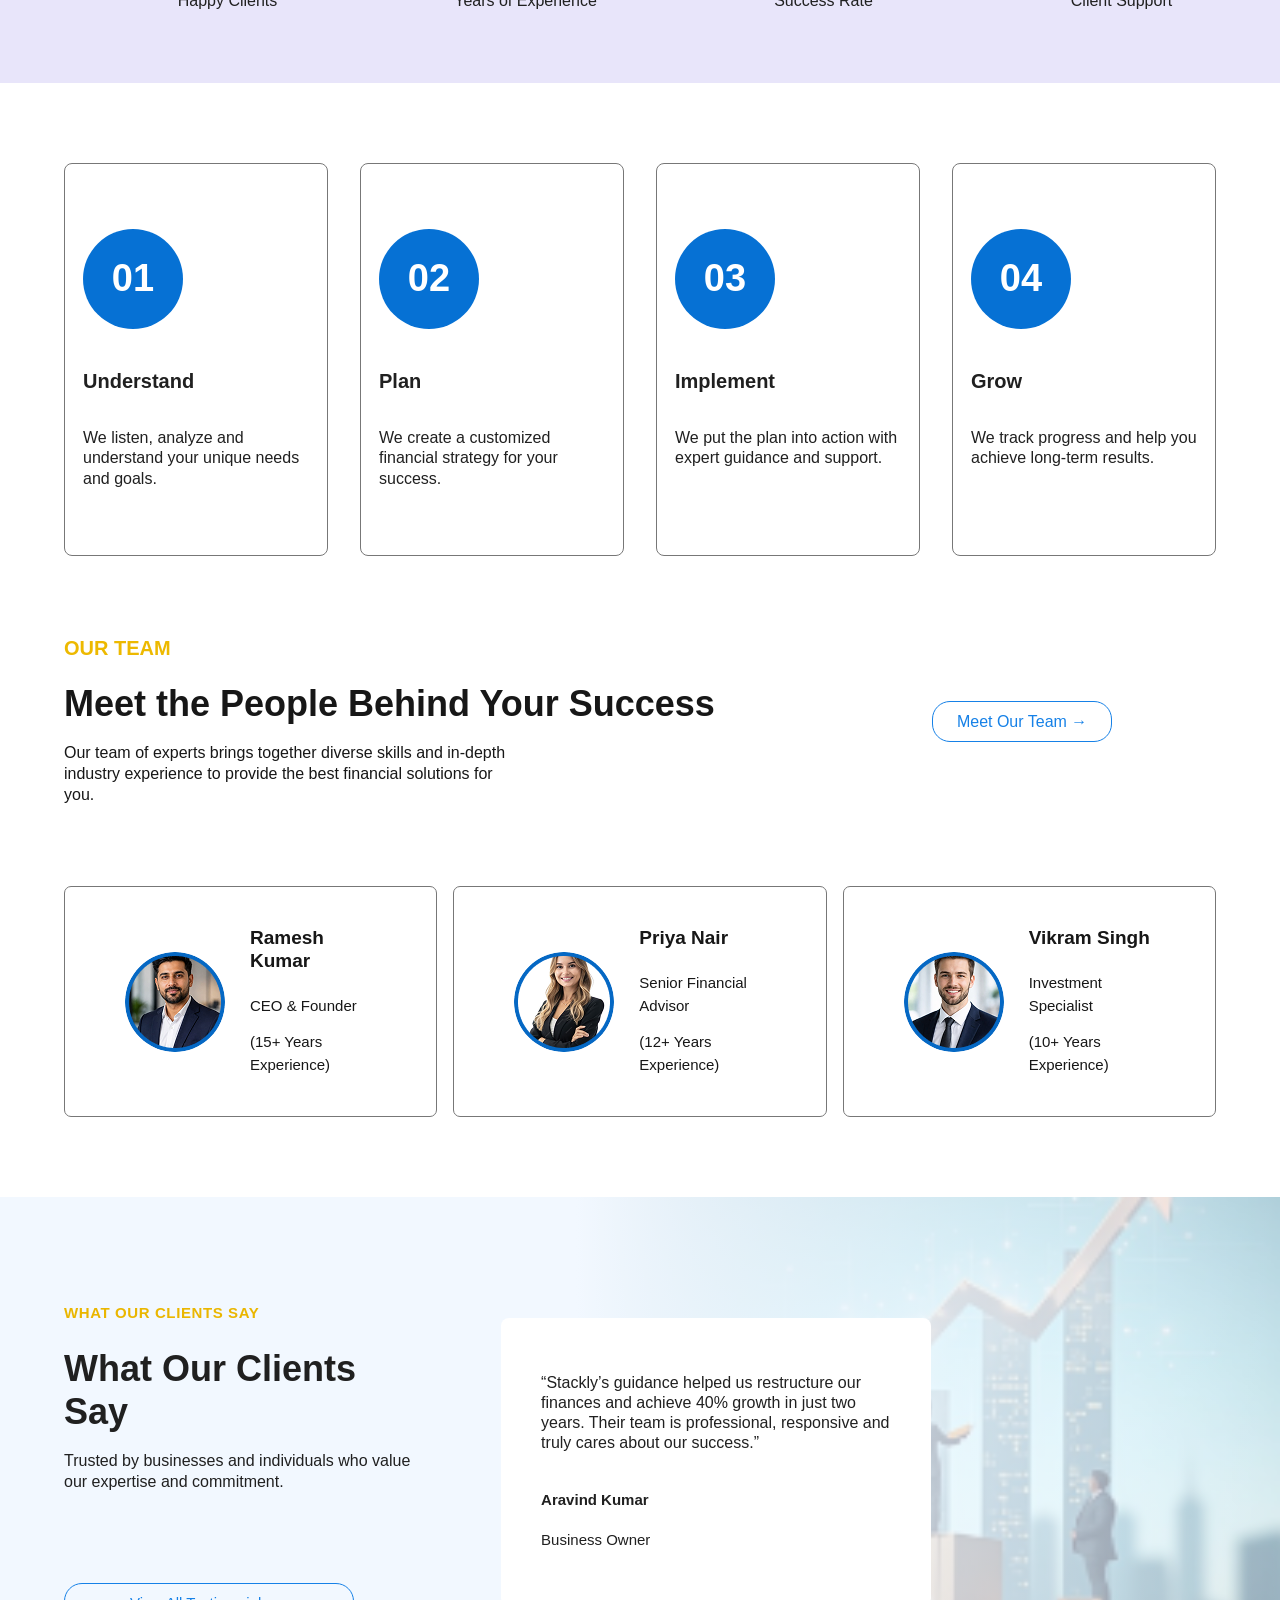
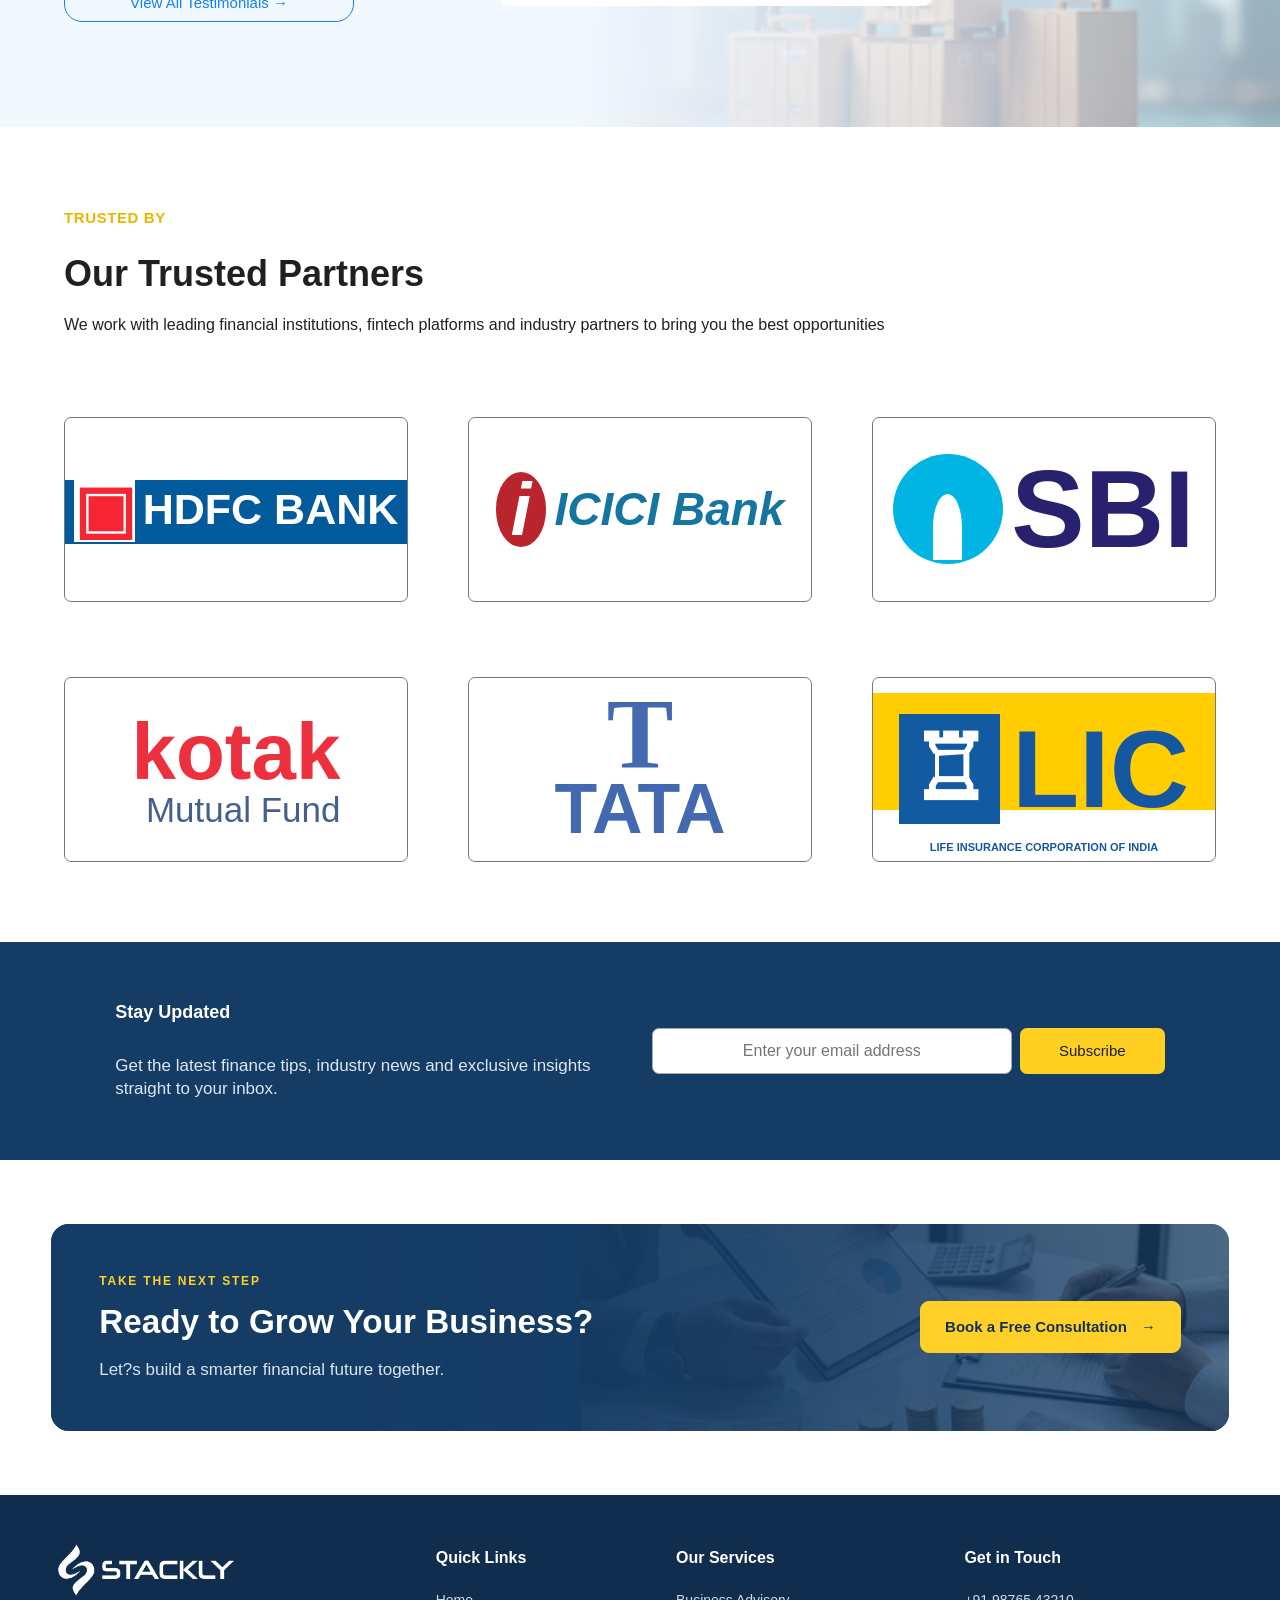
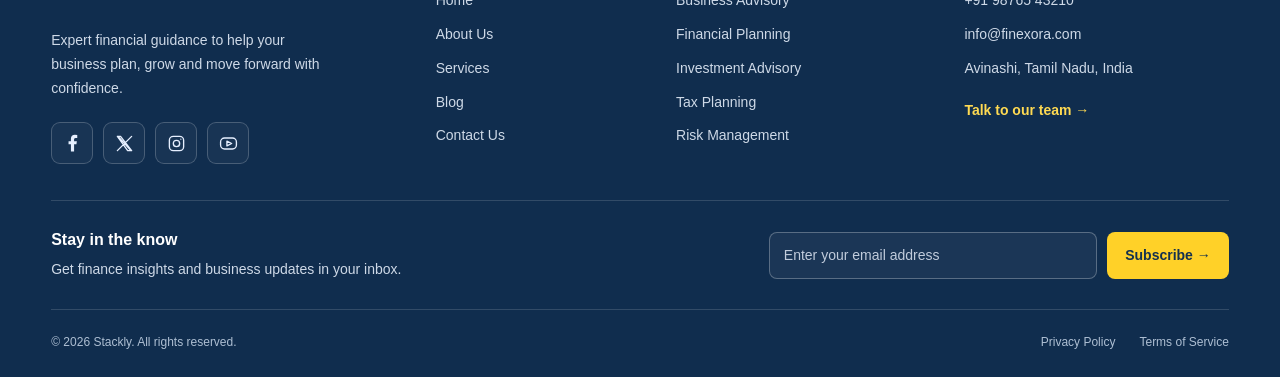
<file: about.html>
<!doctype html>
<html lang="en">
<head>
  <meta charset="utf-8">
  <meta name="viewport" content="width=device-width, initial-scale=1">
  <meta name="description" content="Meet Stackly, your trusted financial growth partner. Learn about our mission, approach, team and trusted partners.">
  <title>About Us | Stackly</title>
  <link rel="stylesheet" href="styles.css">
  <link rel="stylesheet" href="about.css?v=20261029-6">
<link rel="stylesheet" href="header-account.css"><link rel="stylesheet" href="assets/vendor/aos.css"><link rel="stylesheet" href="card-effects.css?v=20261030-all-cards"><link rel="stylesheet" href="growth-cta.css?v=20261030"><link rel="stylesheet" href="footer.css?v=20261030-social-links"><link rel="stylesheet" href="brand-logo.css?v=20261030"></head>
<body class="about-page" id="home">
<header class="site-header"><a class="logo-link" href="index.html" aria-label="Stackly home"><img class="logo" src="assets/stackly-whitish_blue-logo.webp" alt="Stackly"></a><nav aria-label="Main navigation"><a href="index.html">Home</a><a href="about.html" aria-current="page">About Us</a><a href="services.html">Services</a><a href="blog.html">Blog</a><a href="contact.html">Contact Us</a></nav><label class="sr-only" for="site-search">Search for programs</label><input class="search" id="site-search" type="search" placeholder="Search for programs..."><div class="header-account-actions" role="group" aria-label="Account"><a class="header-login" href="login.html">Login</a><a class="header-signup" href="signup.html">Sign Up</a></div></header>
<main>
  <section class="about-hero" aria-labelledby="about-title">
    <div class="picture about-hero-picture" style="--x:0;--y:24;--w:411;--h:181" role="img" aria-label="Financial planning and growing investments"><img src="assets/stackly-figma-reference.png" alt="" aria-hidden="true"></div>
    <div class="about-hero-overlay"></div>
    <div class="container about-hero-content">
      <nav class="breadcrumb" aria-label="Breadcrumb"><a href="index.html">Home</a><span aria-hidden="true"> &gt; </span><span aria-current="page">About Us</span></nav>
      <p class="about-label">ABOUT US</p>
      <h1 id="about-title">Your Trusted Partner in<span>Financial Growth</span></h1>
      <p>We help businesses build stronger finances, make smarter decisions and achieve long-term success.</p>
      <div class="about-hero-buttons"><a class="button" href="contact.html#message">Get a Free Consultation &#8594;</a><a class="button outline" href="services.html">Our Services &#8594;</a></div>
    </div>
  </section>
  <section class="container who-section" id="who-we-are">
    <div class="who-grid">
      <div class="who-picture finance-photo">
        <img src="assets/Rectangle%204.png" alt="Financial advisors reviewing reports beside stacks of banknotes and coins" width="429" height="378">
      </div>
      <div class="who-copy">
        <p class="eyebrow">Who We Are</p>
        <h2>More Than Just Financial Advisors &mdash;<br>We&rsquo;re Your Growth Partner</h2>
        <p>Stackly is a leading financial consulting firm, offering expert advice, strategic planning and innovative solutions to help businesses grow, manage risks and achieve long-term financial stability. We combine industry knowledge with personalized service to deliver results that matter.</p>
        <a class="button outline" href="#mission">Learn More &#8594;</a>
      </div>
      <div class="who-benefits"><div class="who-benefit"><span class="icon" aria-hidden="true">&#128100;</span><div><h3>Expert Team</h3><p>Experienced professionals with deep industry knowledge.</p></div></div>
<div class="who-benefit"><span class="icon" aria-hidden="true">&#127919;</span><div><h3>Client Focused</h3><p>Your goals are our priority.</p></div></div>
<div class="who-benefit"><span class="icon" aria-hidden="true">&#128737;</span><div><h3>Results Driven</h3><p>We measure success by your growth.</p></div></div></div>
    </div>
    <div class="mission-grid" id="mission"><div class="mission-card"><span class="icon" aria-hidden="true">&#127919;</span><div><h3>Our Mission</h3><p>To empower businesses with strategic financial solutions that drive sustainable growth and long-term value.</p></div></div>
<div class="mission-card"><span class="icon" aria-hidden="true">&#128065;</span><div><h3>Our Vision</h3><p>To be a leading global financial consulting partner, known for trust, innovation and measurable impact.</p></div></div>
<div class="mission-card"><span class="icon" aria-hidden="true">&#128142;</span><div><h3>Our Values</h3><p>Integrity | Excellence | Collaboration | Client Success</p></div></div></div>
  </section>
  <section class="about-stat-band" aria-label="Stackly in numbers"><div class="container about-stats"><div class="about-stat"><span aria-hidden="true">&#128101;</span><div><strong>500+</strong><p>Happy Clients</p></div></div>
<div class="about-stat"><span aria-hidden="true">&#128197;</span><div><strong>15+</strong><p>Years of Experience</p></div></div>
<div class="about-stat"><span aria-hidden="true">&#128200;</span><div><strong>98%</strong><p>Success Rate</p></div></div>
<div class="about-stat"><span aria-hidden="true">&#129309;</span><div><strong>24/7</strong><p>Client Support</p></div></div></div></section>
  <section class="container about-process" aria-label="How we work"><article class="process-card"><span class="step-number">01</span><h3>Understand</h3><p>We listen, analyze and understand your unique needs and goals.</p></article>
<article class="process-card"><span class="step-number">02</span><h3>Plan</h3><p>We create a customized financial strategy for your success.</p></article>
<article class="process-card"><span class="step-number">03</span><h3>Implement</h3><p>We put the plan into action with expert guidance and support.</p></article>
<article class="process-card"><span class="step-number">04</span><h3>Grow</h3><p>We track progress and help you achieve long-term results.</p></article></section>
  <section class="container team-section" id="team">
    <div class="team-heading">
      <div><p class="eyebrow">Our Team</p><h2>Meet the People Behind Your Success</h2><p>Our team of experts brings together diverse skills and in-depth industry experience to provide the best financial solutions for you.</p></div>
      <a class="button outline blue-button" href="#team-members">Meet Our Team &#8594;</a>
    </div>
    <div class="team-grid" id="team-members"><article class="team-card"><img class="team-portrait" src="assets/about-team-ramesh.png?v=2" alt="Ramesh Kumar" width="100" height="100"><div><h3>Ramesh Kumar</h3><p>CEO &amp; Founder</p><p>(15+ Years Experience)</p></div></article>
<article class="team-card"><img class="team-portrait" src="assets/about-team-priya.png" alt="Priya Nair" width="100" height="100"><div><h3>Priya Nair</h3><p>Senior Financial Advisor</p><p>(12+ Years Experience)</p></div></article>
<article class="team-card"><img class="team-portrait" src="assets/about-team-vikram.png" alt="Vikram Singh" width="100" height="100"><div><h3>Vikram Singh</h3><p>Investment Specialist</p><p>(10+ Years Experience)</p></div></article></div>
  </section>
  <section class="about-testimonial" id="testimonials">
    <img class="testimonial-background" src="assets/about-growth-background.png" alt="" aria-hidden="true">
    <div class="container about-testimonial-inner">
      <div class="testimonial-intro"><p class="eyebrow">What Our Clients Say</p><h2>What Our Clients Say</h2><p>Trusted by businesses and individuals who value our expertise and commitment.</p><a class="button outline blue-button" href="index.html#testimonials">View All Testimonials &#8594;</a></div>
      <figure class="about-quote"><blockquote>&ldquo;Stackly&rsquo;s guidance helped us restructure our finances and achieve 40% growth in just two years. Their team is professional, responsive and truly cares about our success.&rdquo;</blockquote><figcaption><strong>Aravind Kumar</strong><span>Business Owner</span></figcaption></figure>
    </div>
  </section>
  <section class="container partners-section">
    <p class="eyebrow">Trusted By</p><h2>Our Trusted Partners</h2><p>We work with leading financial institutions, fintech platforms and industry partners to bring you the best opportunities</p>
    <div class="partner-grid" aria-label="Our trusted partners">
      <div class="partner hdfc"><span aria-hidden="true" class="hdfc-mark">&#9635;</span><span>HDFC BANK</span></div>
      <div class="partner icici"><span class="icici-mark" aria-hidden="true">i</span><span>ICICI Bank</span></div>
      <div class="partner sbi"><span class="sbi-mark" aria-hidden="true"></span><span>SBI</span></div>
      <div class="partner kotak"><span>kotak<small>Mutual Fund</small></span></div>
      <div class="partner tata"><span class="tata-mark" aria-hidden="true">T</span><span>TATA</span></div>
      <div class="partner lic"><span class="lic-mark" aria-hidden="true">&#9814;</span><span>LIC<small>LIFE INSURANCE CORPORATION OF INDIA</small></span></div>
    </div>
  </section>
  <section class="newsletter" id="newsletter"><div class="newsletter-inner"><div><h3>Stay Updated</h3><p>Get the latest finance tips, industry news and exclusive insights straight to your inbox.</p></div><form class="subscribe"><label class="sr-only" for="email">Enter your email address</label><input id="email" name="email" type="email" placeholder="Enter your email address" required><button class="button" type="submit">Subscribe</button></form></div></section>
  <section class="growth-cta" aria-labelledby="growth-cta-title"><div class="growth-cta-copy"><p class="growth-cta-label">TAKE THE NEXT STEP</p><h2 id="growth-cta-title">Ready to Grow Your Business?</h2><p class="growth-cta-description">Let?s build a smarter financial future together.</p></div><a class="growth-cta-button" href="contact.html#message">Book a Free Consultation <span aria-hidden="true">&#8594;</span></a></section>
</main>
<footer class="finance-footer" id="contact">
  <div class="finance-footer-inner">
    <div class="finance-footer-grid">
      <div class="finance-footer-brand"><a href="index.html" aria-label="Stackly home"><img src="assets/stackly-whitish_blue-logo.webp" alt="Stackly" width="320" height="132"></a><p>Expert financial guidance to help your business plan, grow and move forward with confidence.</p><div class="finance-footer-socials" role="group" aria-label="Social media"><a href="404.html" aria-label="Facebook"><svg viewBox="0 0 24 24" fill="none" stroke="currentColor" stroke-width="1.7" stroke-linecap="round" stroke-linejoin="round" aria-hidden="true"><path fill="currentColor" stroke="none" d="M14 22v-9h3l.5-4H14V7c0-1 .3-2 2-2h2V1.4A25 25 0 0 0 15 1c-3 0-5 2-5 5v3H7v4h3v9Z"/></svg></a><a href="404.html" aria-label="X / Twitter"><svg viewBox="0 0 24 24" fill="none" stroke="currentColor" stroke-width="1.7" stroke-linecap="round" stroke-linejoin="round" aria-hidden="true"><path d="m4 3 16 18h-4L3 3h4l14 18M21 3 3 21"/></svg></a><a href="404.html" aria-label="Instagram"><svg viewBox="0 0 24 24" fill="none" stroke="currentColor" stroke-width="1.7" stroke-linecap="round" stroke-linejoin="round" aria-hidden="true"><rect x="3" y="3" width="18" height="18" rx="5"/><circle cx="12" cy="12" r="4"/><circle cx="17.5" cy="6.5" r=".8" fill="currentColor" stroke="none"/></svg></a><a href="404.html" aria-label="YouTube"><svg viewBox="0 0 24 24" fill="none" stroke="currentColor" stroke-width="1.7" stroke-linecap="round" stroke-linejoin="round" aria-hidden="true"><rect x="2" y="5" width="20" height="14" rx="5"/><path d="m10 9 6 3-6 3Z"/></svg></a></div></div>
      <nav aria-label="Footer navigation"><h2>Quick Links</h2><ul><li><a href="index.html">Home</a></li><li><a href="about.html">About Us</a></li><li><a href="services.html">Services</a></li><li><a href="blog.html">Blog</a></li><li><a href="contact.html">Contact Us</a></li></ul></nav>
      <nav aria-label="Footer services"><h2>Our Services</h2><ul><li><a href="services.html#business-advisory">Business Advisory</a></li><li><a href="services.html#financial-planning">Financial Planning</a></li><li><a href="services.html#investment-advisory">Investment Advisory</a></li><li><a href="services.html#tax-planning">Tax Planning</a></li><li><a href="services.html#risk-management">Risk Management</a></li></ul></nav>
      <div class="finance-footer-contact"><h2>Get in Touch</h2><a href="tel:+919876543210">+91 98765 43210</a><a href="mailto:info@finexora.com">info@finexora.com</a><p>Avinashi, Tamil Nadu, India</p><a class="finance-footer-consult" href="contact.html#message">Talk to our team &#8594;</a></div>
    </div>
    <div class="finance-footer-newsletter"><div><h2>Stay in the know</h2><p>Get finance insights and business updates in your inbox.</p></div><form class="subscribe"><label class="sr-only" for="footer-email">Email address for newsletter</label><input id="footer-email" name="email" type="email" autocomplete="email" placeholder="Enter your email address" required><button type="submit">Subscribe &#8594;</button></form></div>
    <div class="finance-footer-bottom"><p>&copy; 2026 Stackly. All rights reserved.</p><div><button type="button" data-title="Privacy Policy" data-message="A privacy policy page is not configured in this demo.">Privacy Policy</button><button type="button" data-title="Terms of Service" data-message="A terms of service page is not configured in this demo.">Terms of Service</button></div></div>
  </div>
</footer>
<dialog id="info-dialog" aria-labelledby="dialog-title"><h2 id="dialog-title"></h2><p id="dialog-message"></p><button class="button" id="dialog-close">Close</button></dialog>
<script src="script.js?v=20261030-login-navigation"></script>
<script src="assets/vendor/aos.js"></script><script src="card-effects.js?v=20261030-all-cards"></script></body>
</html>
</file>
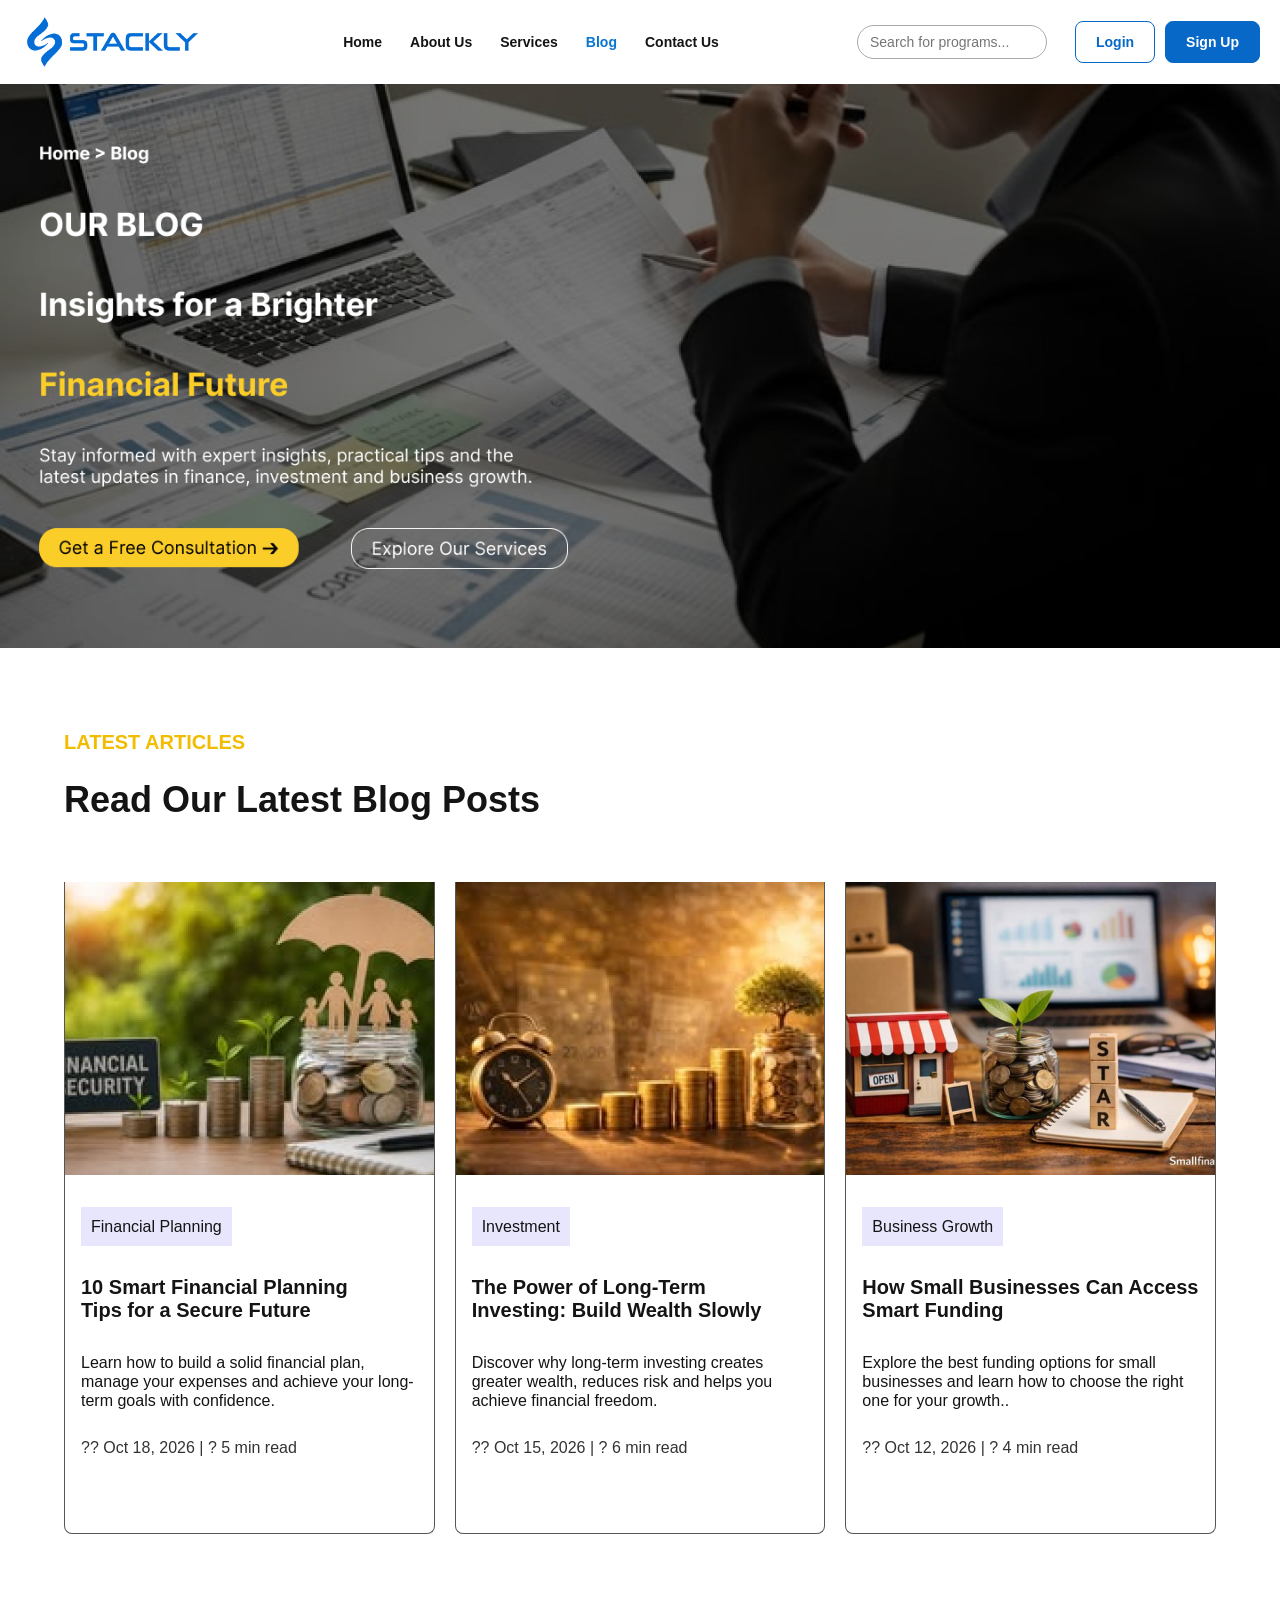
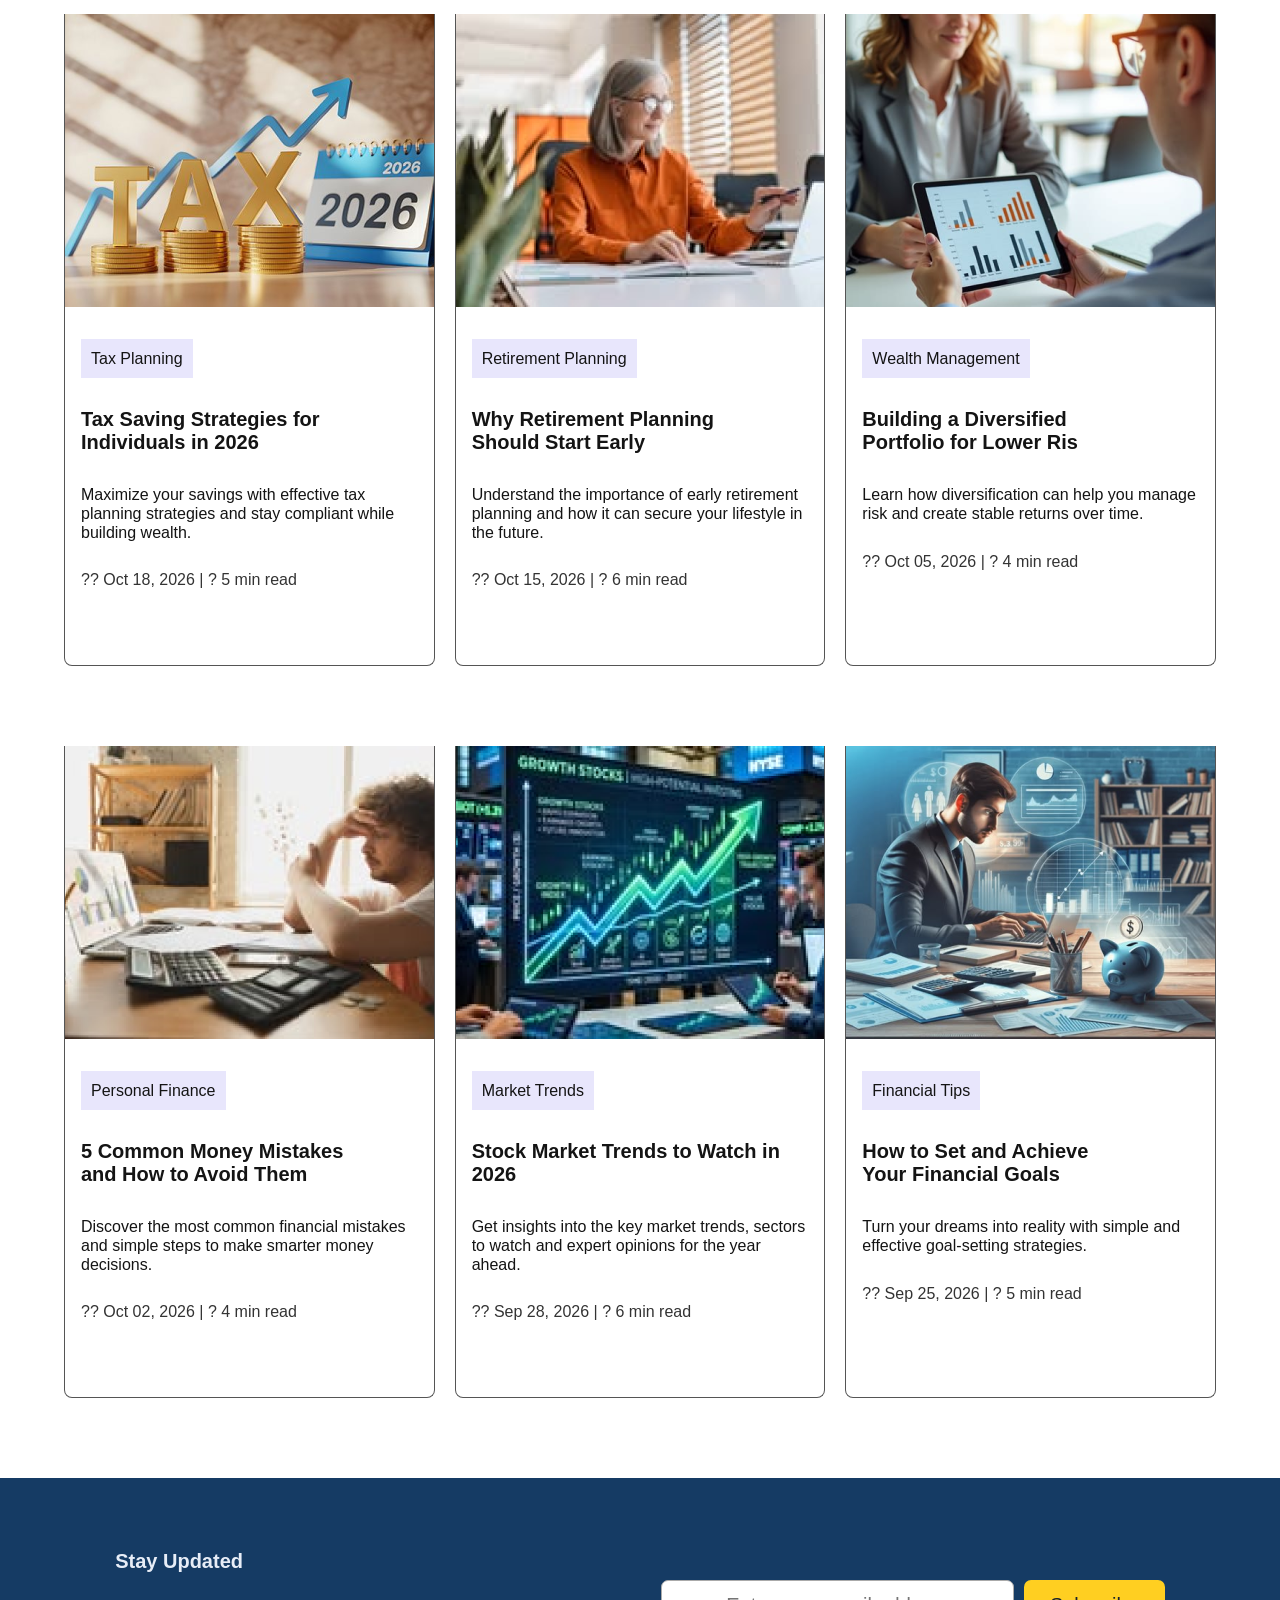
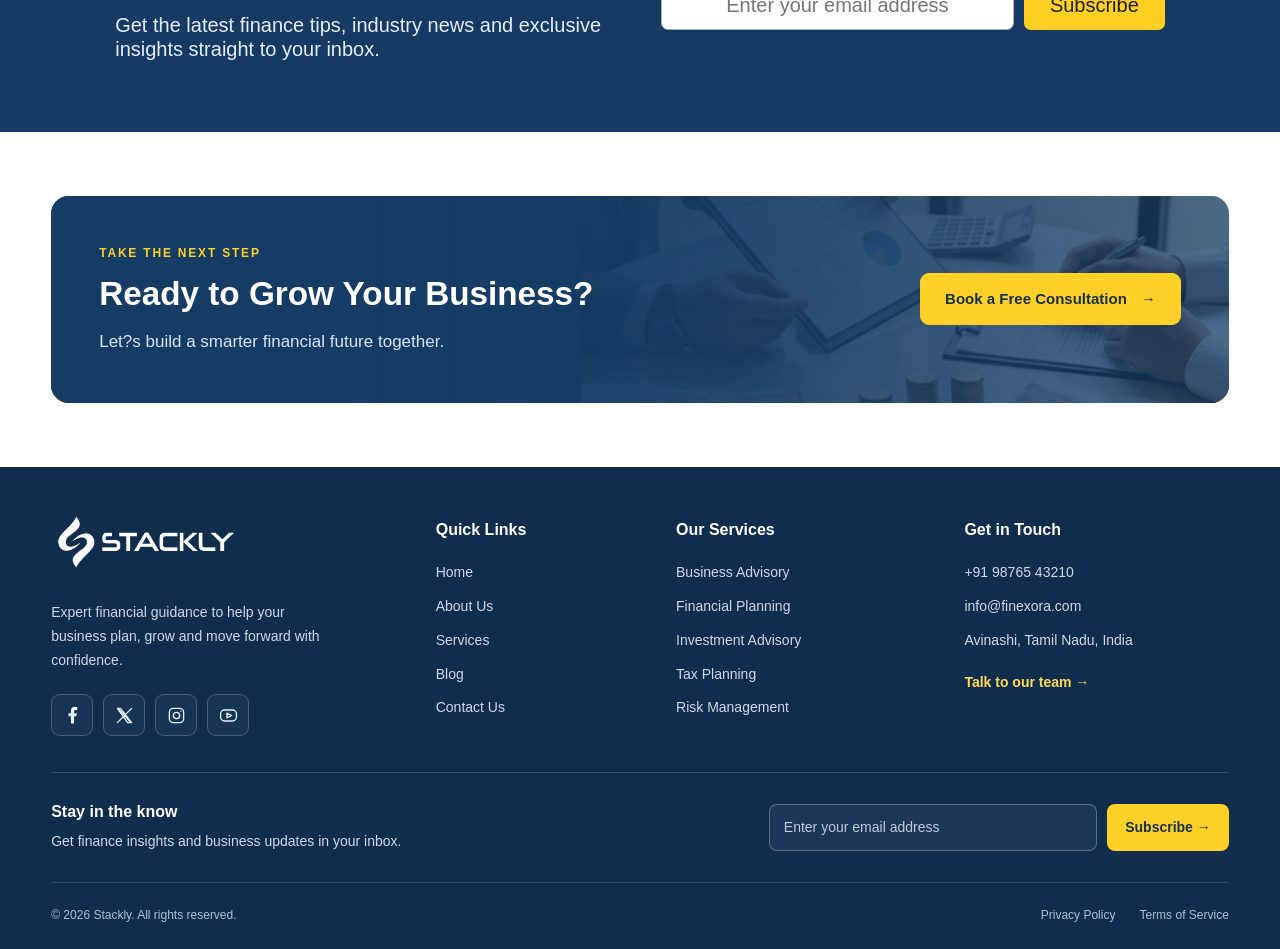
<file: blog.html>
<!doctype html><html lang="en"><head><meta charset="utf-8"><meta name="viewport" content="width=device-width,initial-scale=1"><title>Blog | Stackly</title><meta name="description" content="Expert insights and practical tips on finance, investment and business growth."><link rel="stylesheet" href="styles.css"><link rel="stylesheet" href="blog.css"><link rel="stylesheet" href="header-account.css"><link rel="stylesheet" href="assets/vendor/aos.css"><link rel="stylesheet" href="card-effects.css?v=20261030-all-cards"><link rel="stylesheet" href="growth-cta.css?v=20261030"><link rel="stylesheet" href="footer.css?v=20261030-social-links"><link rel="stylesheet" href="brand-logo.css?v=20261030"></head><body class="blog-page"><header class="site-header"><a class="logo-link" href="index.html" aria-label="Stackly home"><img class="logo" src="assets/stackly-whitish_blue-logo.webp" alt="Stackly"></a><nav aria-label="Main navigation"><a href="index.html">Home</a><a href="about.html">About Us</a><a href="services.html">Services</a><a href="blog.html" aria-current="page">Blog</a><a href="contact.html">Contact Us</a></nav><label class="sr-only" for="site-search">Search for programs</label><input class="search" id="site-search" type="search" placeholder="Search for programs..."><div class="header-account-actions" role="group" aria-label="Account"><a class="header-login" href="login.html">Login</a><a class="header-signup" href="signup.html">Sign Up</a></div></header><main><section class="blog-hero" aria-labelledby="blog-title"><img src="assets/blog-hero.png" alt=""><div class="sr-only"><p>Home &gt; Blog</p><h1 id="blog-title">OUR BLOG ? Insights for a Brighter Financial Future</h1><p>Stay informed with expert insights, practical tips and the latest updates in finance, investment and business growth.</p></div><a class="hero-consult" href="contact.html#message" aria-label="Get a Free Consultation"></a><a class="hero-services" href="services.html" aria-label="Explore Our Services"></a></section><section class="latest-posts"><p class="eyebrow">LATEST ARTICLES</p><h2>Read Our Latest Blog Posts</h2><div class="posts-grid"><article class="post-card"><img src="assets/blog-article-1.png" alt="Financial Planning" width="415" height="293"><div class="post-content"><span class="post-category">Financial Planning</span><h3>10 Smart Financial Planning<br>Tips for a Secure Future</h3><p>Learn how to build a solid financial plan, manage your expenses and achieve your long-term goals with confidence.</p><div class="post-meta">?? Oct 18, 2026 | ? 5 min read</div></div></article>
<article class="post-card"><img src="assets/blog-article-2.png" alt="Investment" width="415" height="293"><div class="post-content"><span class="post-category">Investment</span><h3>The Power of Long-Term<br>Investing: Build Wealth Slowly</h3><p>Discover why long-term investing creates greater wealth, reduces risk and helps you achieve financial freedom.</p><div class="post-meta">?? Oct 15, 2026 | ? 6 min read</div></div></article>
<article class="post-card"><img src="assets/blog-article-3.png" alt="Business Growth" width="415" height="293"><div class="post-content"><span class="post-category">Business Growth</span><h3>How Small Businesses Can Access<br>Smart Funding</h3><p>Explore the best funding options for small businesses and learn how to choose the right one for your growth..</p><div class="post-meta">?? Oct 12, 2026 | ? 4 min read</div></div></article>
<article class="post-card"><img src="assets/blog-article-4.png" alt="Tax Planning" width="415" height="293"><div class="post-content"><span class="post-category">Tax Planning</span><h3>Tax Saving Strategies for<br>Individuals in 2026</h3><p>Maximize your savings with effective tax planning strategies and stay compliant while building wealth.</p><div class="post-meta">?? Oct 18, 2026 | ? 5 min read</div></div></article>
<article class="post-card"><img src="assets/blog-article-5.png" alt="Retirement Planning" width="415" height="293"><div class="post-content"><span class="post-category">Retirement Planning</span><h3>Why Retirement Planning<br>Should Start Early</h3><p>Understand the importance of early retirement planning and how it can secure your lifestyle in the future.</p><div class="post-meta">?? Oct 15, 2026 | ? 6 min read</div></div></article>
<article class="post-card"><img src="assets/blog-article-6.png" alt="Wealth Management" width="415" height="293"><div class="post-content"><span class="post-category">Wealth Management</span><h3>Building a Diversified<br>Portfolio for Lower Ris</h3><p>Learn how diversification can help you manage risk and create stable returns over time.</p><div class="post-meta">?? Oct 05, 2026 | ? 4 min read</div></div></article>
<article class="post-card"><img src="assets/blog-article-7.png" alt="Personal Finance" width="415" height="293"><div class="post-content"><span class="post-category">Personal Finance</span><h3>5 Common Money Mistakes<br>and How to Avoid Them</h3><p>Discover the most common financial mistakes and simple steps to make smarter money decisions.</p><div class="post-meta">?? Oct 02, 2026 | ? 4 min read</div></div></article>
<article class="post-card"><img src="assets/blog-article-8.png" alt="Market Trends" width="415" height="293"><div class="post-content"><span class="post-category">Market Trends</span><h3>Stock Market Trends to Watch in 2026</h3><p>Get insights into the key market trends, sectors to watch and expert opinions for the year ahead.</p><div class="post-meta">?? Sep 28, 2026 | ? 6 min read</div></div></article>
<article class="post-card"><img src="assets/blog-article-9.png" alt="Financial Tips" width="415" height="293"><div class="post-content"><span class="post-category">Financial Tips</span><h3>How to Set and Achieve<br>Your Financial Goals</h3><p>Turn your dreams into reality with simple and effective goal-setting strategies.</p><div class="post-meta">?? Sep 25, 2026 | ? 5 min read</div></div></article>
</div></section><section class="blog-newsletter"><div><h3>Stay Updated</h3><p>Get the latest finance tips, industry news and exclusive<br>insights straight to your inbox.</p></div><form class="subscribe"><label class="sr-only" for="blog-email">Enter your email address</label><input id="blog-email" type="email" placeholder="Enter your email address" required><button class="button" type="submit">Subscribe</button></form></section><section class="growth-cta" aria-labelledby="growth-cta-title"><div class="growth-cta-copy"><p class="growth-cta-label">TAKE THE NEXT STEP</p><h2 id="growth-cta-title">Ready to Grow Your Business?</h2><p class="growth-cta-description">Let?s build a smarter financial future together.</p></div><a class="growth-cta-button" href="contact.html#message">Book a Free Consultation <span aria-hidden="true">&#8594;</span></a></section></main><footer class="finance-footer" id="contact">
  <div class="finance-footer-inner">
    <div class="finance-footer-grid">
      <div class="finance-footer-brand"><a href="index.html" aria-label="Stackly home"><img src="assets/stackly-whitish_blue-logo.webp" alt="Stackly" width="320" height="132"></a><p>Expert financial guidance to help your business plan, grow and move forward with confidence.</p><div class="finance-footer-socials" role="group" aria-label="Social media"><a href="404.html" aria-label="Facebook"><svg viewBox="0 0 24 24" fill="none" stroke="currentColor" stroke-width="1.7" stroke-linecap="round" stroke-linejoin="round" aria-hidden="true"><path fill="currentColor" stroke="none" d="M14 22v-9h3l.5-4H14V7c0-1 .3-2 2-2h2V1.4A25 25 0 0 0 15 1c-3 0-5 2-5 5v3H7v4h3v9Z"/></svg></a><a href="404.html" aria-label="X / Twitter"><svg viewBox="0 0 24 24" fill="none" stroke="currentColor" stroke-width="1.7" stroke-linecap="round" stroke-linejoin="round" aria-hidden="true"><path d="m4 3 16 18h-4L3 3h4l14 18M21 3 3 21"/></svg></a><a href="404.html" aria-label="Instagram"><svg viewBox="0 0 24 24" fill="none" stroke="currentColor" stroke-width="1.7" stroke-linecap="round" stroke-linejoin="round" aria-hidden="true"><rect x="3" y="3" width="18" height="18" rx="5"/><circle cx="12" cy="12" r="4"/><circle cx="17.5" cy="6.5" r=".8" fill="currentColor" stroke="none"/></svg></a><a href="404.html" aria-label="YouTube"><svg viewBox="0 0 24 24" fill="none" stroke="currentColor" stroke-width="1.7" stroke-linecap="round" stroke-linejoin="round" aria-hidden="true"><rect x="2" y="5" width="20" height="14" rx="5"/><path d="m10 9 6 3-6 3Z"/></svg></a></div></div>
      <nav aria-label="Footer navigation"><h2>Quick Links</h2><ul><li><a href="index.html">Home</a></li><li><a href="about.html">About Us</a></li><li><a href="services.html">Services</a></li><li><a href="blog.html">Blog</a></li><li><a href="contact.html">Contact Us</a></li></ul></nav>
      <nav aria-label="Footer services"><h2>Our Services</h2><ul><li><a href="services.html#business-advisory">Business Advisory</a></li><li><a href="services.html#financial-planning">Financial Planning</a></li><li><a href="services.html#investment-advisory">Investment Advisory</a></li><li><a href="services.html#tax-planning">Tax Planning</a></li><li><a href="services.html#risk-management">Risk Management</a></li></ul></nav>
      <div class="finance-footer-contact"><h2>Get in Touch</h2><a href="tel:+919876543210">+91 98765 43210</a><a href="mailto:info@finexora.com">info@finexora.com</a><p>Avinashi, Tamil Nadu, India</p><a class="finance-footer-consult" href="contact.html#message">Talk to our team &#8594;</a></div>
    </div>
    <div class="finance-footer-newsletter"><div><h2>Stay in the know</h2><p>Get finance insights and business updates in your inbox.</p></div><form class="subscribe"><label class="sr-only" for="footer-email">Email address for newsletter</label><input id="footer-email" name="email" type="email" autocomplete="email" placeholder="Enter your email address" required><button type="submit">Subscribe &#8594;</button></form></div>
    <div class="finance-footer-bottom"><p>&copy; 2026 Stackly. All rights reserved.</p><div><button type="button" data-title="Privacy Policy" data-message="A privacy policy page is not configured in this demo.">Privacy Policy</button><button type="button" data-title="Terms of Service" data-message="A terms of service page is not configured in this demo.">Terms of Service</button></div></div>
  </div>
</footer>
<dialog id="info-dialog" aria-labelledby="dialog-title"><h2 id="dialog-title"></h2><p id="dialog-message"></p><button class="button" id="dialog-close">Close</button></dialog>
<script src="script.js?v=20261030-login-navigation"></script>
<script src="assets/vendor/aos.js"></script><script src="card-effects.js?v=20261030-all-cards"></script></body>
</html>
</file>
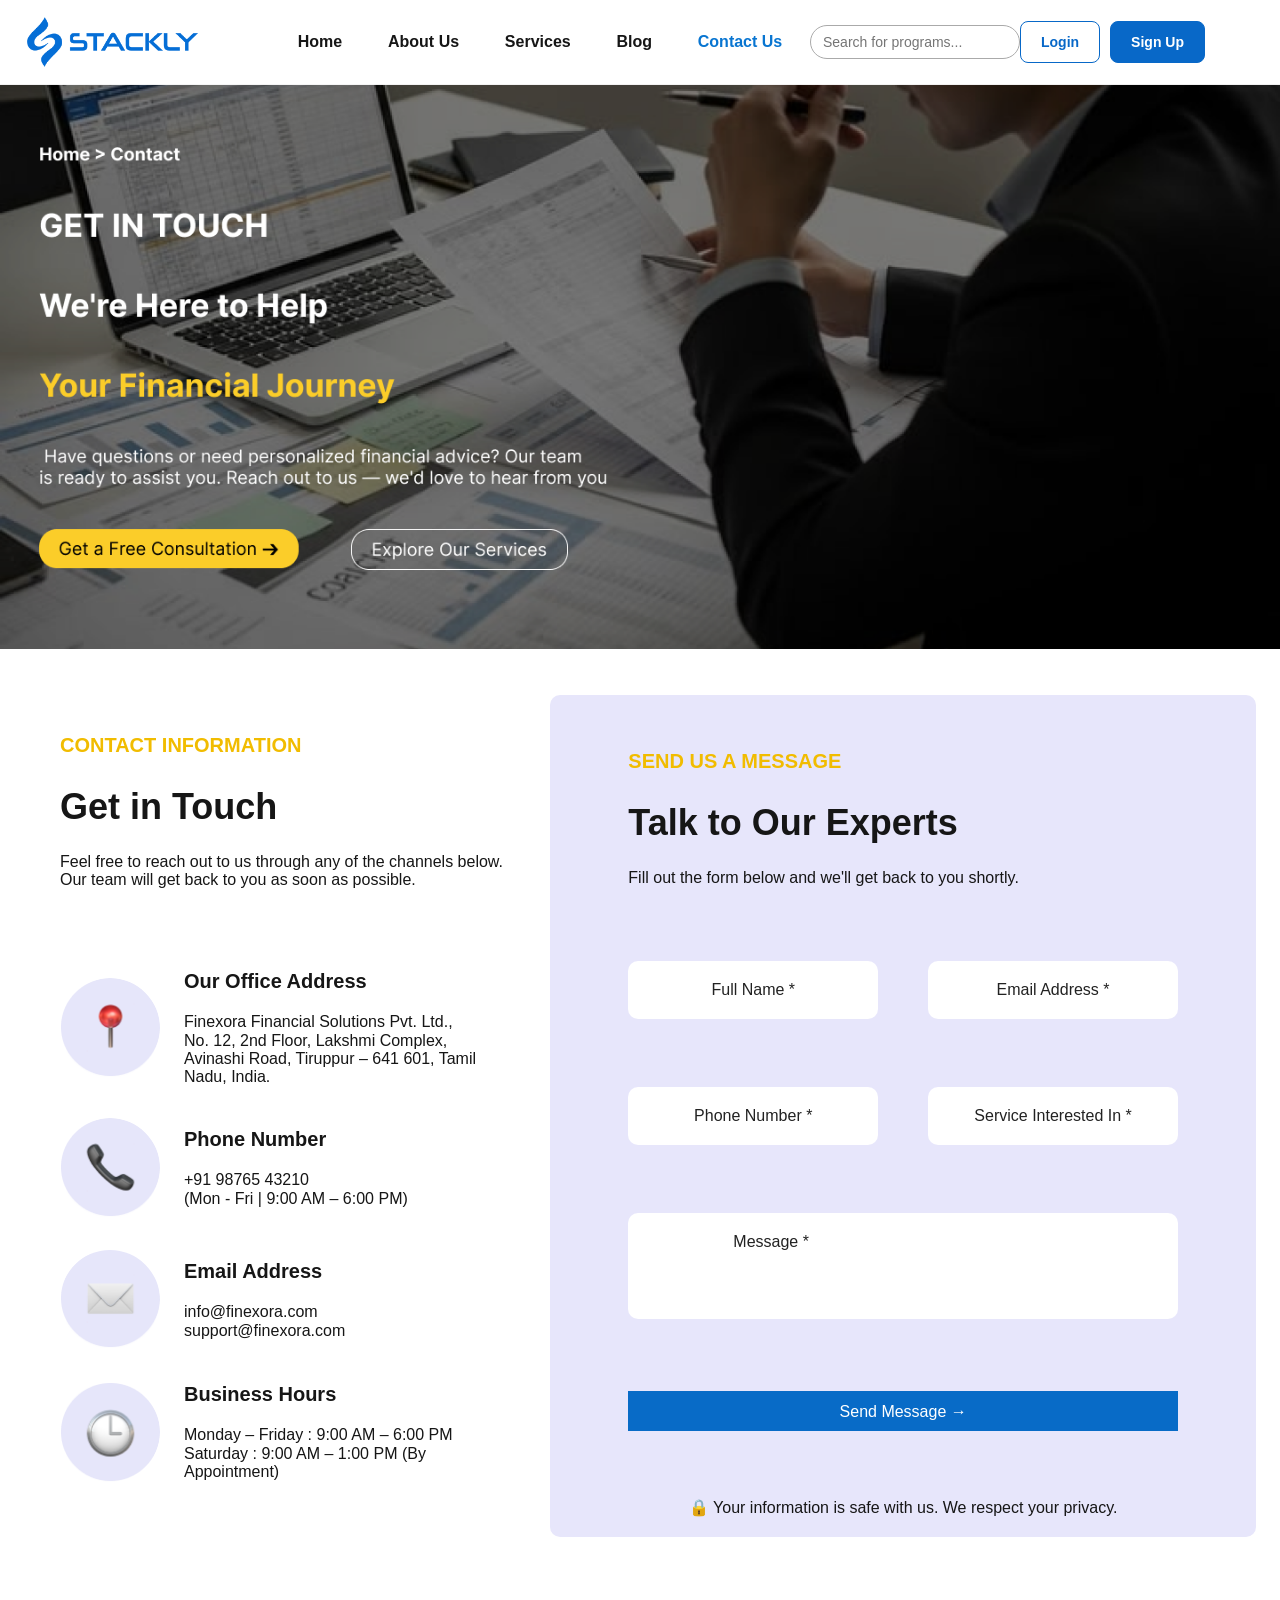
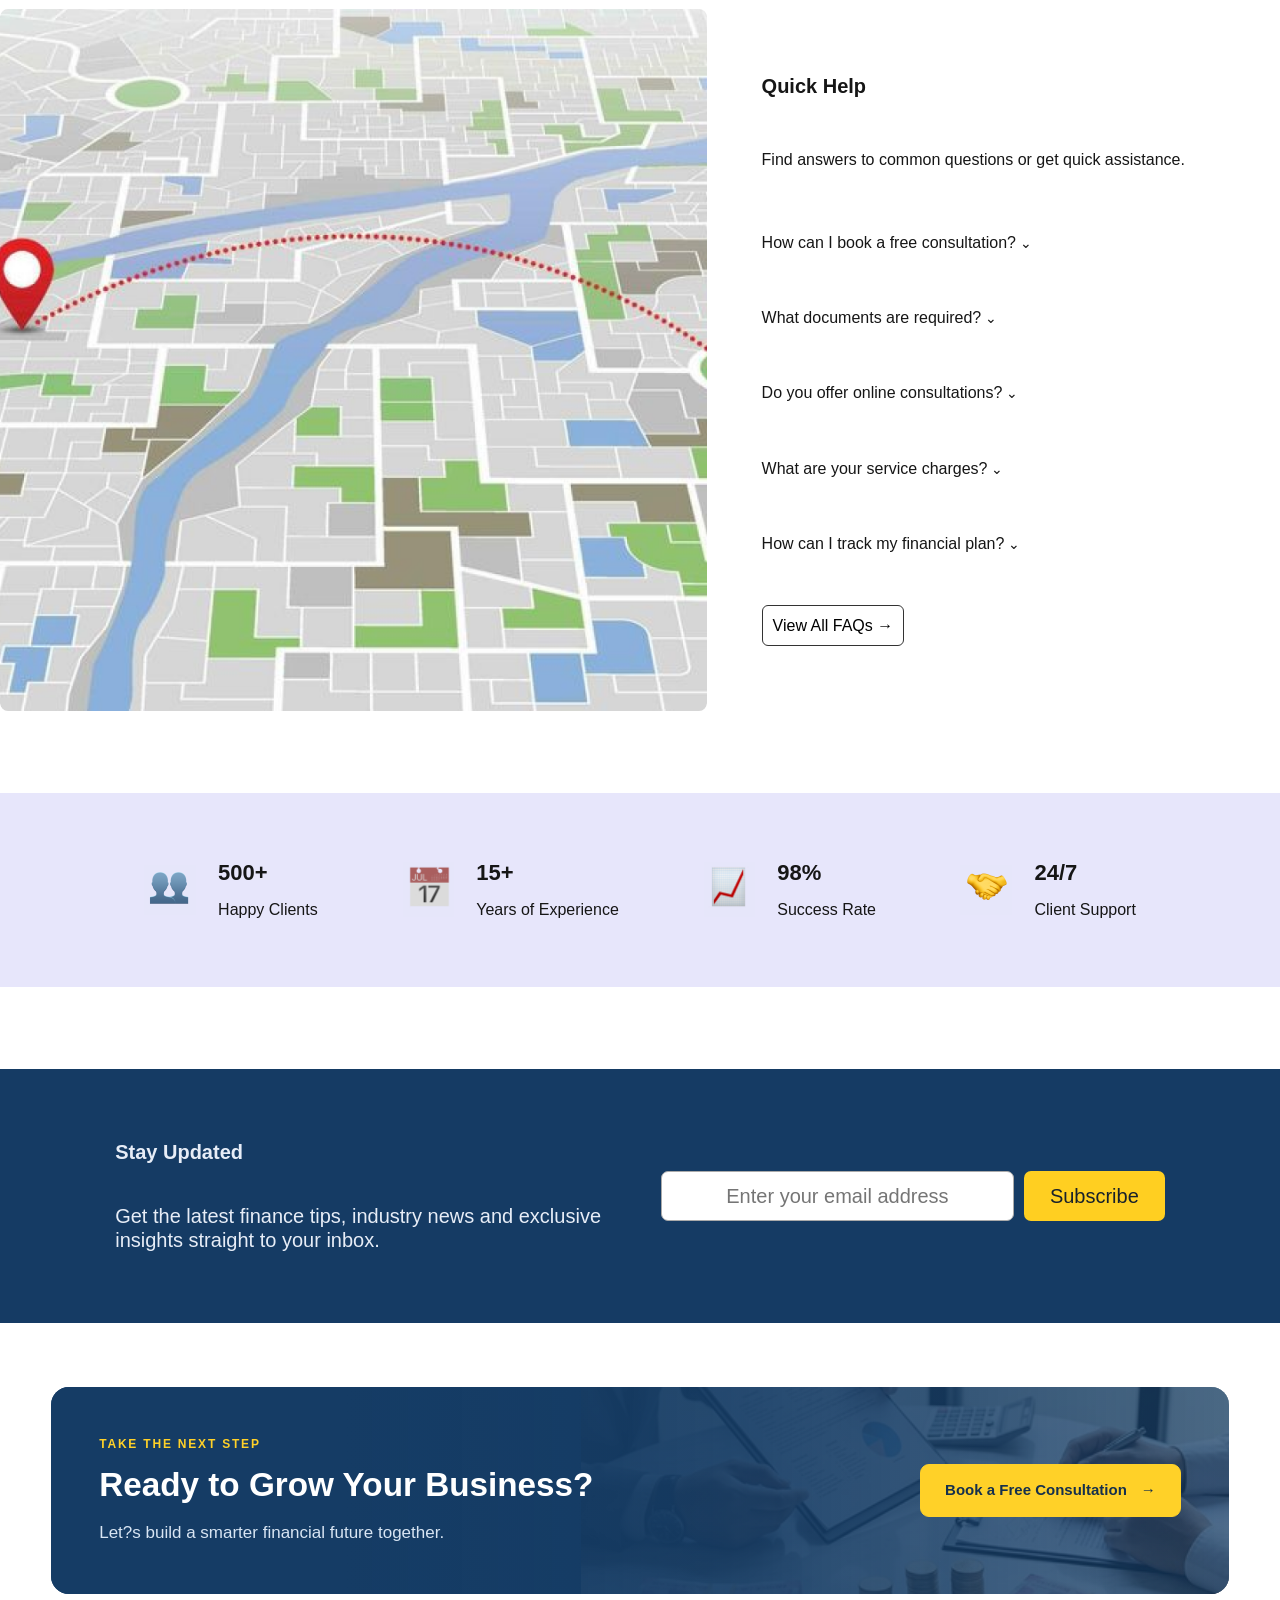
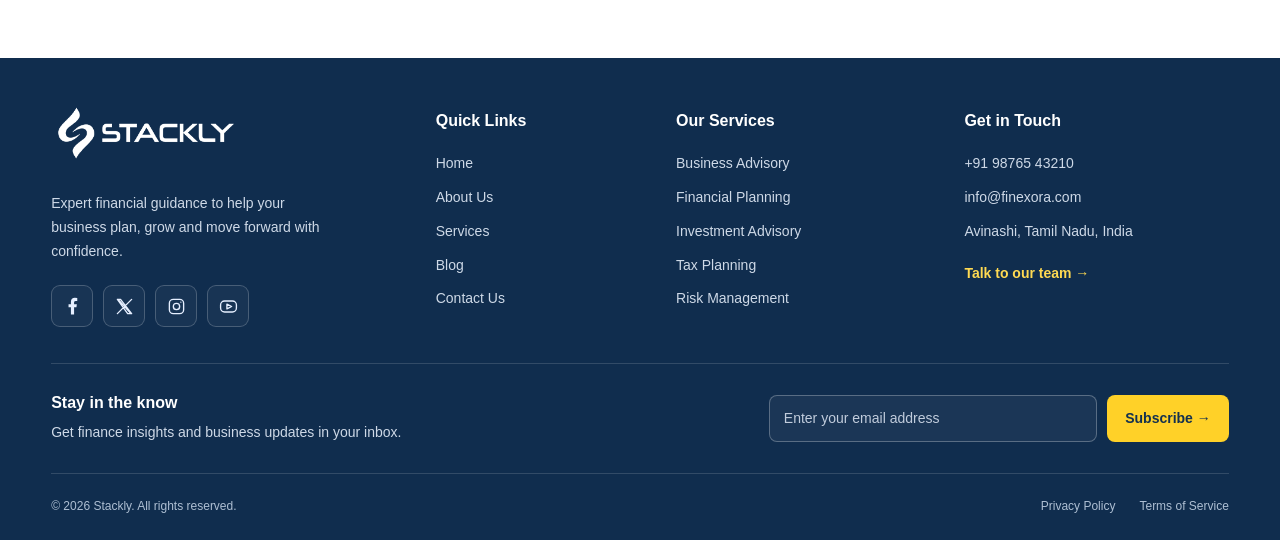
<file: contact.html>
<!doctype html><html lang="en"><head><meta charset="utf-8"><meta name="viewport" content="width=device-width,initial-scale=1"><title>Contact Us | Stackly</title><meta name="description" content="Contact Stackly for financial advice, business consulting and support."><link rel="stylesheet" href="styles.css"><link rel="stylesheet" href="blog.css"><link rel="stylesheet" href="contact.css?v=2"><link rel="stylesheet" href="header-account.css"><link rel="stylesheet" href="assets/vendor/aos.css"><link rel="stylesheet" href="card-effects.css?v=20261030-all-cards"><link rel="stylesheet" href="growth-cta.css?v=20261030"><link rel="stylesheet" href="footer.css?v=20261030-social-links"><link rel="stylesheet" href="brand-logo.css?v=20261030"></head><body class="contact-page"><header class="site-header"><a class="logo-link" href="index.html" aria-label="Stackly home"><img class="logo" src="assets/stackly-whitish_blue-logo.webp" alt="Stackly"></a><nav aria-label="Main navigation"><a href="index.html">Home</a><a href="about.html">About Us</a><a href="services.html">Services</a><a href="blog.html">Blog</a><a href="contact.html" aria-current="page">Contact Us</a></nav><label class="sr-only" for="site-search">Search for programs</label><input class="search" id="site-search" type="search" placeholder="Search for programs..."><div class="header-account-actions" role="group" aria-label="Account"><a class="header-login" href="login.html">Login</a><a class="header-signup" href="signup.html">Sign Up</a></div></header><main><section class="contact-hero" aria-labelledby="contact-title"><img src="assets/contact-hero.png" alt=""><div class="sr-only"><p>Home &gt; Contact</p><h1 id="contact-title">GET IN TOUCH ? We're Here to Help Your Financial Journey</h1><p>Have questions or need personalized financial advice? Our team is ready to assist you. Reach out to us ? we'd love to hear from you</p></div><a class="contact-hero-consult" href="#message" aria-label="Get a Free Consultation"></a><a class="contact-hero-services" href="services.html" aria-label="Explore Our Services"></a></section><section class="contact-main"><div class="contact-information"><p class="eyebrow">CONTACT INFORMATION</p><h2>Get in Touch</h2><p class="contact-intro">Feel free to reach out to us through any of the channels below.<br>Our team will get back to you as soon as possible.</p><div class="contact-details"><div class="contact-detail"><img class="contact-icon" src="assets/contact-icon-address.png" alt=""><div><h3>Our Office Address</h3><p>Finexora Financial Solutions Pvt. Ltd.,<br>No. 12, 2nd Floor, Lakshmi Complex,<br>Avinashi Road, Tiruppur &ndash; 641 601, Tamil Nadu, India.</p></div></div><div class="contact-detail"><img class="contact-icon" src="assets/contact-icon-phone.png" alt=""><div><h3>Phone Number</h3><p><a href="tel:+919876543210">+91 98765 43210</a><br>(Mon - Fri | 9:00 AM &ndash; 6:00 PM)</p></div></div><div class="contact-detail"><img class="contact-icon" src="assets/contact-icon-email.png" alt=""><div><h3>Email Address</h3><p><a href="mailto:info@finexora.com">info@finexora.com</a><br><a href="mailto:support@finexora.com">support@finexora.com</a></p></div></div><div class="contact-detail"><img class="contact-icon" src="assets/contact-icon-hours.png" alt=""><div><h3>Business Hours</h3><p>Monday &ndash; Friday : 9:00 AM &ndash; 6:00 PM<br>Saturday : 9:00 AM &ndash; 1:00 PM (By Appointment)</p></div></div></div></div><div class="message-panel" id="message"><p class="eyebrow">SEND US A MESSAGE</p><h2>Talk to Our Experts</h2><p>Fill out the form below and we'll get back to you shortly.</p><form id="contact-form"><label><span class="sr-only">Full Name</span><input name="name" placeholder="Full Name *" autocomplete="name" required></label><label><span class="sr-only">Email Address</span><input name="email" type="email" placeholder="Email Address *" autocomplete="email" required></label><label><span class="sr-only">Phone Number</span><input name="phone" type="tel" placeholder="Phone Number *" autocomplete="tel" required></label><label><span class="sr-only">Service Interested In</span><select name="service" required><option value="" disabled selected>Service Interested In *</option><option>Business Advisory</option><option>Financial Planning</option><option>Investment Advisory</option><option>Tax Planning</option><option>Risk Management</option></select></label><label class="message-field"><span class="sr-only">Message</span><textarea name="message" placeholder="Message *" required></textarea></label><button type="submit">Send Message &#8594;</button></form><p class="privacy-note">&#128274; Your information is safe with us. We respect your privacy.</p></div></section><section class="contact-help"><img class="contact-map" src="assets/contact-map.png" alt="Illustrated street map with a location pin"><div class="quick-help" id="faqs"><h2>Quick Help</h2><p>Find answers to common questions or get quick assistance.</p><details><summary>How can I book a free consultation?</summary><p>Fill out the message form above or call +91 98765 43210 to request a consultation.</p></details><details><summary>What documents are required?</summary><p>The documents depend on the advice you need. Contact our team to confirm what to bring.</p></details><details><summary>Do you offer online consultations?</summary><p>Contact our team to arrange an online consultation.</p></details><details><summary>What are your service charges?</summary><p>Please contact our team for pricing based on your requirements.</p></details><details><summary>How can I track my financial plan?</summary><p>Your advisor can help you review your financial plan and progress.</p></details><button class="faq-all" type="button">View All FAQs &#8594;</button></div></section><section class="contact-stats" aria-label="Our results"><div><img class="stat-image" src="assets/contact-stat-clients.png" alt=""><p><strong>500+</strong>Happy Clients</p></div><div><img class="stat-image" src="assets/contact-stat-years.png" alt=""><p><strong>15+</strong>Years of Experience</p></div><div><img class="stat-image" src="assets/contact-stat-success.png" alt=""><p><strong>98%</strong>Success Rate</p></div><div><img class="stat-image" src="assets/contact-stat-support.png" alt=""><p><strong>24/7</strong>Client Support</p></div></section><section class="blog-newsletter"><div><h3>Stay Updated</h3><p>Get the latest finance tips, industry news and exclusive<br>insights straight to your inbox.</p></div><form class="subscribe"><label class="sr-only" for="blog-email">Enter your email address</label><input id="blog-email" type="email" placeholder="Enter your email address" required><button class="button" type="submit">Subscribe</button></form></section><section class="growth-cta" aria-labelledby="growth-cta-title"><div class="growth-cta-copy"><p class="growth-cta-label">TAKE THE NEXT STEP</p><h2 id="growth-cta-title">Ready to Grow Your Business?</h2><p class="growth-cta-description">Let?s build a smarter financial future together.</p></div><a class="growth-cta-button" href="#message">Book a Free Consultation <span aria-hidden="true">&#8594;</span></a></section></main><footer class="finance-footer" id="contact">
  <div class="finance-footer-inner">
    <div class="finance-footer-grid">
      <div class="finance-footer-brand"><a href="index.html" aria-label="Stackly home"><img src="assets/stackly-whitish_blue-logo.webp" alt="Stackly" width="320" height="132"></a><p>Expert financial guidance to help your business plan, grow and move forward with confidence.</p><div class="finance-footer-socials" role="group" aria-label="Social media"><a href="404.html" aria-label="Facebook"><svg viewBox="0 0 24 24" fill="none" stroke="currentColor" stroke-width="1.7" stroke-linecap="round" stroke-linejoin="round" aria-hidden="true"><path fill="currentColor" stroke="none" d="M14 22v-9h3l.5-4H14V7c0-1 .3-2 2-2h2V1.4A25 25 0 0 0 15 1c-3 0-5 2-5 5v3H7v4h3v9Z"/></svg></a><a href="404.html" aria-label="X / Twitter"><svg viewBox="0 0 24 24" fill="none" stroke="currentColor" stroke-width="1.7" stroke-linecap="round" stroke-linejoin="round" aria-hidden="true"><path d="m4 3 16 18h-4L3 3h4l14 18M21 3 3 21"/></svg></a><a href="404.html" aria-label="Instagram"><svg viewBox="0 0 24 24" fill="none" stroke="currentColor" stroke-width="1.7" stroke-linecap="round" stroke-linejoin="round" aria-hidden="true"><rect x="3" y="3" width="18" height="18" rx="5"/><circle cx="12" cy="12" r="4"/><circle cx="17.5" cy="6.5" r=".8" fill="currentColor" stroke="none"/></svg></a><a href="404.html" aria-label="YouTube"><svg viewBox="0 0 24 24" fill="none" stroke="currentColor" stroke-width="1.7" stroke-linecap="round" stroke-linejoin="round" aria-hidden="true"><rect x="2" y="5" width="20" height="14" rx="5"/><path d="m10 9 6 3-6 3Z"/></svg></a></div></div>
      <nav aria-label="Footer navigation"><h2>Quick Links</h2><ul><li><a href="index.html">Home</a></li><li><a href="about.html">About Us</a></li><li><a href="services.html">Services</a></li><li><a href="blog.html">Blog</a></li><li><a href="contact.html">Contact Us</a></li></ul></nav>
      <nav aria-label="Footer services"><h2>Our Services</h2><ul><li><a href="services.html#business-advisory">Business Advisory</a></li><li><a href="services.html#financial-planning">Financial Planning</a></li><li><a href="services.html#investment-advisory">Investment Advisory</a></li><li><a href="services.html#tax-planning">Tax Planning</a></li><li><a href="services.html#risk-management">Risk Management</a></li></ul></nav>
      <div class="finance-footer-contact"><h2>Get in Touch</h2><a href="tel:+919876543210">+91 98765 43210</a><a href="mailto:info@finexora.com">info@finexora.com</a><p>Avinashi, Tamil Nadu, India</p><a class="finance-footer-consult" href="contact.html#message">Talk to our team &#8594;</a></div>
    </div>
    <div class="finance-footer-newsletter"><div><h2>Stay in the know</h2><p>Get finance insights and business updates in your inbox.</p></div><form class="subscribe"><label class="sr-only" for="footer-email">Email address for newsletter</label><input id="footer-email" name="email" type="email" autocomplete="email" placeholder="Enter your email address" required><button type="submit">Subscribe &#8594;</button></form></div>
    <div class="finance-footer-bottom"><p>&copy; 2026 Stackly. All rights reserved.</p><div><button type="button" data-title="Privacy Policy" data-message="A privacy policy page is not configured in this demo.">Privacy Policy</button><button type="button" data-title="Terms of Service" data-message="A terms of service page is not configured in this demo.">Terms of Service</button></div></div>
  </div>
</footer>
<dialog id="info-dialog" aria-labelledby="dialog-title"><h2 id="dialog-title"></h2><p id="dialog-message"></p><button class="button" id="dialog-close">Close</button></dialog>
<script src="script.js?v=20261030-login-navigation"></script><script src="contact.js"></script>
<script src="assets/vendor/aos.js"></script><script src="card-effects.js?v=20261030-all-cards"></script></body>
</html>
</file>
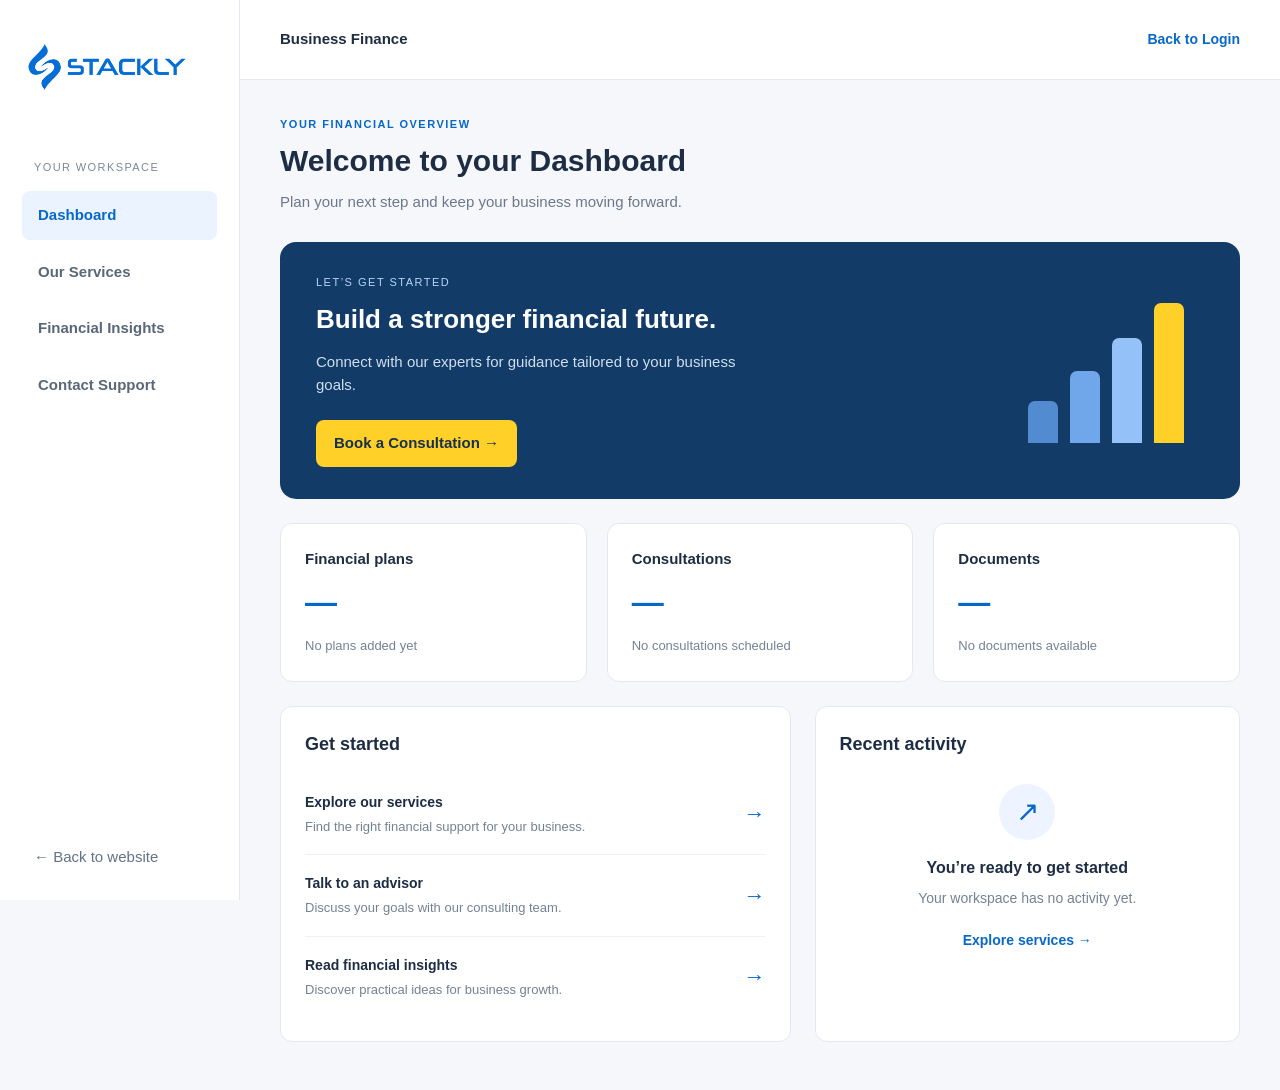
<file: dashboard.html>
<!doctype html>
<html lang="en">
<head>
  <meta charset="utf-8">
  <meta name="viewport" content="width=device-width, initial-scale=1">
  <title>Dashboard | Stackly</title>
  <link rel="stylesheet" href="assets/vendor/aos.css">
  <link rel="stylesheet" href="dashboard.css?v=20261030-animations">
<link rel="stylesheet" href="card-effects.css?v=20261030-all-cards"><link rel="stylesheet" href="service-images.css?v=20261030"><link rel="stylesheet" href="brand-logo.css?v=20261030"></head>
<body>
  <aside class="sidebar">
    <a href="index.html" aria-label="Stackly home"><img src="assets/stackly-whitish_blue-logo.webp" alt="Stackly" class="logo"></a>
    <p class="nav-label">YOUR WORKSPACE</p>
    <nav aria-label="Dashboard navigation"><a href="#overview" aria-current="page">Dashboard</a><a href="#services">Our Services</a><a href="#insights">Financial Insights</a><a href="#support">Contact Support</a></nav>
    <a class="back-link" href="index.html">← Back to website</a>
  </aside>
  <div class="workspace">
    <header class="topbar"><span>Business Finance</span><div class="account-summary"><span id="account-identity" hidden></span><a href="login.html">Back to Login</a></div></header>
    <main>
      <section id="overview" class="dashboard-view" aria-label="Dashboard overview">
      <p class="eyebrow">YOUR FINANCIAL OVERVIEW</p>
      <h1>Welcome to your Dashboard</h1>
      <p class="intro">Plan your next step and keep your business moving forward.</p>
      <section class="welcome-card" aria-labelledby="start-title"><div><span class="badge">LET’S GET STARTED</span><h2 id="start-title">Build a stronger financial future.</h2><p>Connect with our experts for guidance tailored to your business goals.</p><a class="primary" href="#support">Book a Consultation →</a></div><div class="growth-art" aria-hidden="true"><span></span><span></span><span></span><span></span></div></section>
      <section class="overview" aria-label="Account overview"><article><p>Financial plans</p><strong>—</strong><span>No plans added yet</span></article><article><p>Consultations</p><strong>—</strong><span>No consultations scheduled</span></article><article><p>Documents</p><strong>—</strong><span>No documents available</span></article></section>
      <div class="details-grid"><section class="panel"><h2>Get started</h2><a class="action" href="#services"><div><h3>Explore our services</h3><p>Find the right financial support for your business.</p></div><span aria-hidden="true">→</span></a><a class="action" href="#support"><div><h3>Talk to an advisor</h3><p>Discuss your goals with our consulting team.</p></div><span aria-hidden="true">→</span></a><a class="action" href="#insights"><div><h3>Read financial insights</h3><p>Discover practical ideas for business growth.</p></div><span aria-hidden="true">→</span></a></section><section class="panel activity"><h2>Recent activity</h2><div class="empty-icon" aria-hidden="true">↗</div><h3>You’re ready to get started</h3><p>Your workspace has no activity yet.</p><a href="#services">Explore services →</a></section></div>
      </section>
      <section id="services" class="dashboard-view" aria-labelledby="services-title" hidden>
        <p class="eyebrow">BUSINESS SUPPORT</p><h1 id="services-title">Our Services</h1><p class="intro">Find financial support that fits your business goals.</p>
        <div class="service-grid">
          <article class="panel service-photo-card"><img class="service-photo" src="assets/blog-article-6.png" alt="Financial advisor reviewing a financial plan" width="415" height="293" loading="lazy"><h2>Financial Planning &amp; Advisory</h2><p>Set clear financial goals and build a plan for your business.</p><a class="primary" href="#support">Discuss your goals ?</a></article>
          <article class="panel service-photo-card"><img class="service-photo" src="assets/blog-article-8.png" alt="Investment market growth charts" width="415" height="293" loading="lazy"><h2>Investment Management</h2><p>Discuss investment objectives and long-term planning with our team.</p><a class="primary" href="#support">Talk to an advisor ?</a></article>
          <article class="panel service-photo-card"><img class="service-photo" src="assets/blog-article-4.png" alt="Tax planning calendar and savings" width="415" height="293" loading="lazy"><h2>Tax Planning &amp; Strategy</h2><p>Connect with our experts to discuss your tax planning needs.</p><a class="primary" href="#support">Request a consultation ?</a></article>
          <article class="panel service-photo-card"><img class="service-photo" src="assets/blog-article-3.png" alt="Business funding and growth" width="415" height="293" loading="lazy"><h2>Business Growth Advisory</h2><p>Plan your next stage of growth with strategic financial guidance.</p><a class="primary" href="#support">Plan your next step ?</a></article>
          <article class="panel service-photo-card"><img class="service-photo" src="assets/blog-article-1.png" alt="Financial protection and risk planning" width="415" height="293" loading="lazy"><h2>Risk Management &amp; Compliance</h2><p>Review your business risks and compliance requirements with an advisor.</p><a class="primary" href="#support">Speak with our team ?</a></article>
          <article class="panel service-photo-card"><img class="service-photo" src="assets/blog-article-2.png" alt="Growing savings and long-term wealth" width="415" height="293" loading="lazy"><h2>Wealth Management</h2><p>Discuss your priorities and long-term financial objectives.</p><a class="primary" href="#support">Explore your options ?</a></article>
        </div>
      </section>
      <section id="insights" class="dashboard-view" aria-labelledby="insights-title" hidden>
        <p class="eyebrow">LATEST ARTICLES</p><h1 id="insights-title">Financial Insights</h1><p class="intro">Explore ideas for financial planning and business growth.</p>
        <div class="insights-grid">
          <article class="panel insight-card"><img src="assets/blog-article-1.png" alt="Financial planning" width="415" height="293"><h2>10 Smart Financial Planning Tips for a Secure Future</h2><p>Learn how to build a solid financial plan, manage your expenses and achieve your long-term goals with confidence.</p></article>
          <article class="panel insight-card"><img src="assets/blog-article-2.png" alt="Long-term investing" width="415" height="293"><h2>The Power of Long-Term Investing: Build Wealth Slowly</h2><p>Explore long-term investing and its role in planning for your financial future.</p></article>
          <article class="panel insight-card"><img src="assets/blog-article-3.png" alt="Small business growth" width="415" height="293"><h2>How Small Businesses Can Access Smart Funding</h2><p>Explore funding options for small businesses and the questions to discuss with an advisor.</p></article>
        </div>
      </section>
      <section id="support" class="dashboard-view" aria-labelledby="support-title" hidden>
        <p class="eyebrow">WE?RE HERE TO HELP</p><h1 id="support-title">Contact Support</h1><p class="intro">Contact our consulting team for help or to book a consultation.</p>
        <div class="details-grid"><section class="panel support-details"><h2>Talk to our team</h2><h3>Phone</h3><a href="tel:+919876543210">+91 98765 43210</a><h3>Email</h3><a href="mailto:info@finexora.com">info@finexora.com</a><h3>Office</h3><p>No. 12, 2nd Floor, Lakshmi Complex,<br>Avinashi Road, Tiruppur ? 641 601, Tamil Nadu, India.</p></section><section class="panel support-details"><h2>Business hours</h2><h3>Monday ? Friday</h3><p>9:00 AM ? 6:00 PM</p><h3>Saturday</h3><p>9:00 AM ? 1:00 PM (by appointment)</p><p class="support-note">Call or email our team to arrange a consultation.</p></section></div>
      </section>
    </main>
  </div>
  <script src="dashboard.js?v=20261030-all-cards"></script>
<script src="assets/vendor/aos.js"></script><script src="card-effects.js?v=20261030-all-cards"></script></body>
</html>
</file>
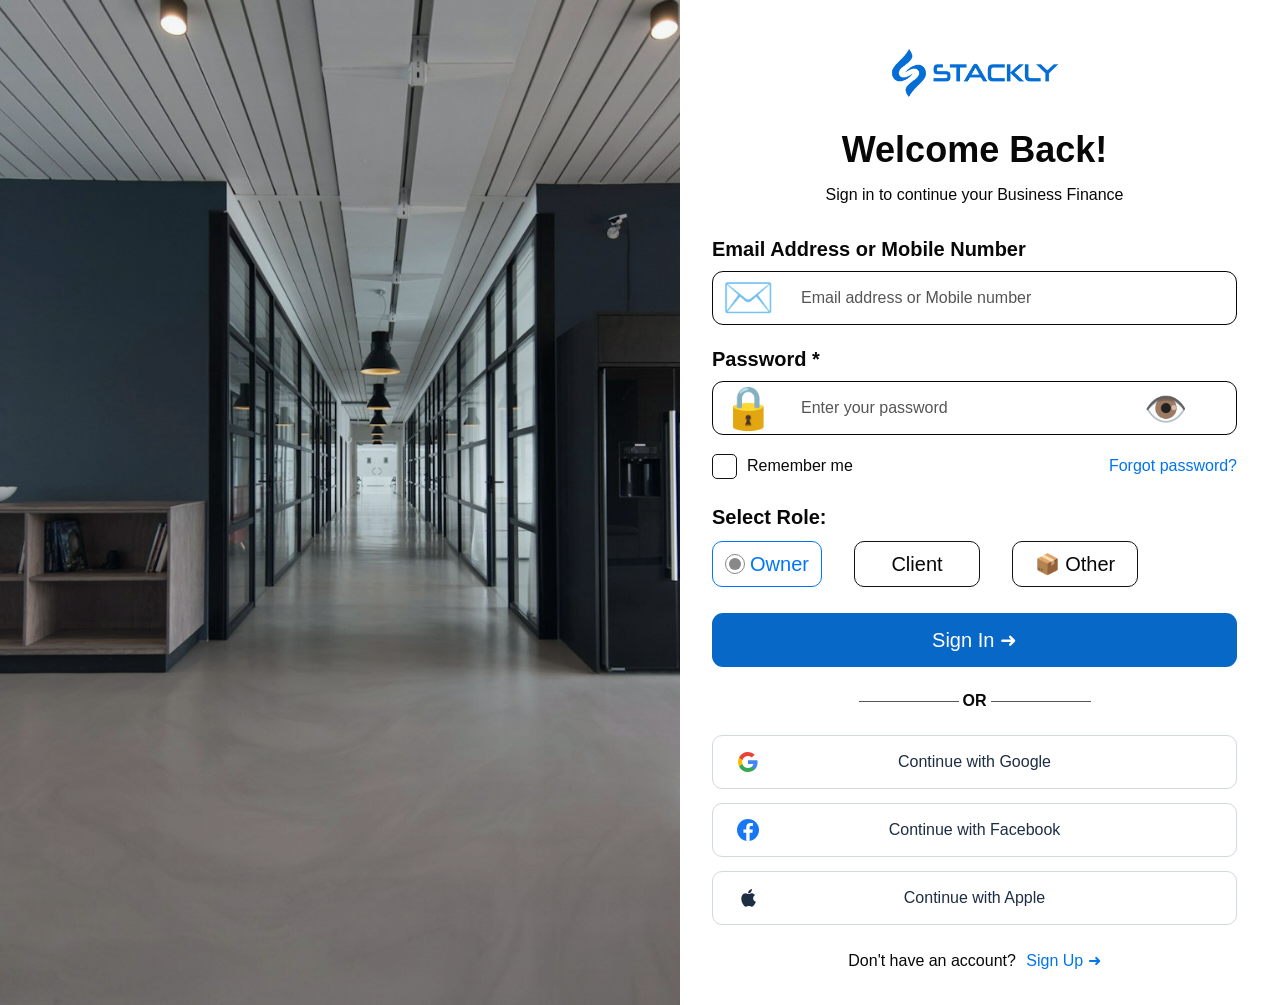
<file: login.html>
<!doctype html>
<html lang="en">
<head>
  <meta charset="utf-8">
  <meta name="viewport" content="width=device-width, initial-scale=1">
  <title>Login | Stackly</title>
  <link rel="preload" as="image" href="assets/login-office.jpg">
  <link rel="stylesheet" href="login.css?v=20261030-social-links">
  <link rel="stylesheet" href="auth-logo.css">
<link rel="stylesheet" href="brand-logo.css?v=20261030"></head>
<body>
  <main class="login-layout">
    <aside class="login-photo" aria-hidden="true"></aside>
    <section class="login-panel" aria-labelledby="login-title">
      <header><a class="auth-logo" href="index.html" aria-label="Stackly home"><img src="assets/stackly-whitish_blue-logo.webp" alt="Stackly" width="320" height="132"></a><h1 id="login-title">Welcome Back!</h1><p>Sign in to continue your Business Finance</p></header>
      <form id="login-form">
        <div class="field"><label for="identity">Email Address or Mobile Number</label><div class="input-wrap"><span aria-hidden="true">✉️</span><input id="identity" name="identity" autocomplete="username" placeholder="Email address or Mobile number" required></div></div>
        <div class="field password-field"><label for="password">Password *</label><div class="input-wrap"><span aria-hidden="true">🔒</span><input id="password" name="password" type="password" autocomplete="current-password" placeholder="Enter your password" required><button id="password-toggle" type="button" aria-label="Show password" aria-pressed="false">👁️</button></div></div>
        <div class="login-options"><label><input type="checkbox" name="remember">Remember me</label><button type="button" class="text-link" data-action="Forgot password?">Forgot password?</button></div>
        <fieldset class="roles"><legend>Select Role:</legend><div class="role-options"><label><input type="radio" name="role" value="owner" checked><span>Owner</span></label><label><input type="radio" name="role" value="client"><span>Client</span></label><label><input type="radio" name="role" value="other"><span>📦 Other</span></label></div></fieldset>
        <button class="signin-button" type="submit">Sign In ➜</button>
        <div class="divider"><span>OR</span></div>
        <div class="social-options"><a href="404.html"><span class="provider-icon"><svg viewBox="0 0 24 24" aria-hidden="true"><path fill="#4285F4" d="M21.6 12.23c0-.71-.06-1.39-.18-2.05H12v3.88h5.38a4.6 4.6 0 0 1-1.99 3.02v2.51h3.22c1.89-1.74 2.99-4.3 2.99-7.36Z"/><path fill="#34A853" d="M12 22c2.7 0 4.96-.9 6.61-2.41l-3.22-2.51c-.9.6-2.04.96-3.39.96-2.6 0-4.81-1.76-5.6-4.13H3.08v2.59A10 10 0 0 0 12 22Z"/><path fill="#FBBC05" d="M6.4 13.91a6 6 0 0 1 0-3.82V7.5H3.08a10 10 0 0 0 0 9l3.32-2.59Z"/><path fill="#EA4335" d="M12 5.96c1.47 0 2.79.51 3.83 1.51l2.87-2.87A9.6 9.6 0 0 0 12 2a10 10 0 0 0-8.92 5.5l3.32 2.59C7.19 7.72 9.4 5.96 12 5.96Z"/></svg></span>Continue with Google</a><a href="404.html"><span class="provider-icon"><svg viewBox="0 0 24 24" aria-hidden="true"><circle cx="12" cy="12" r="11" fill="#1877F2"/><path fill="#fff" d="M13.6 22.9v-8.2h2.8l.42-3.2H13.6V9.45c0-.92.26-1.55 1.6-1.55h1.72V5.04a23 23 0 0 0-2.5-.13c-2.48 0-4.18 1.5-4.18 4.28v2.31H7.45v3.2h2.79v8.16c1.1.17 2.23.18 3.36.04Z"/></svg></span>Continue with Facebook</a><a href="404.html"><span class="provider-icon"><svg viewBox="0 0 24 24" aria-hidden="true"><path fill="currentColor" d="M17.1 12.5c0-2.2 1.8-3.3 1.9-3.4-1-1.5-2.6-1.7-3.2-1.8-1.3-.1-2.5.8-3.2.8-.7 0-1.7-.8-2.8-.8-1.5 0-2.9.9-3.7 2.2-1.6 2.7-.4 6.8 1.1 9 .7 1.1 1.6 2.3 2.8 2.2 1.1 0 1.5-.7 2.9-.7 1.3 0 1.7.7 2.9.7 1.2 0 2-1.1 2.7-2.2.9-1.3 1.3-2.6 1.3-2.7-.1 0-2.7-1-2.7-3.3ZM15 5.9c.6-.8 1.1-1.9 1-2.9-1 .1-2.1.7-2.8 1.4-.6.7-1.2 1.8-1.1 2.9 1.1.1 2.2-.6 2.9-1.4Z"/></svg></span>Continue with Apple</a></div>
        <p class="signup-link">Don't have an account? <a href="signup.html">Sign Up ➜</a></p>
        <p id="login-status" role="status" hidden></p>
      </form>
    </section>
  </main>
  <dialog id="login-info" aria-labelledby="info-title"><h2 id="info-title"></h2><p id="info-message"></p><button type="button" id="close-info">Close</button></dialog>
  <script src="login.js?v=20261030-account"></script>
</body>
</html>
</file>
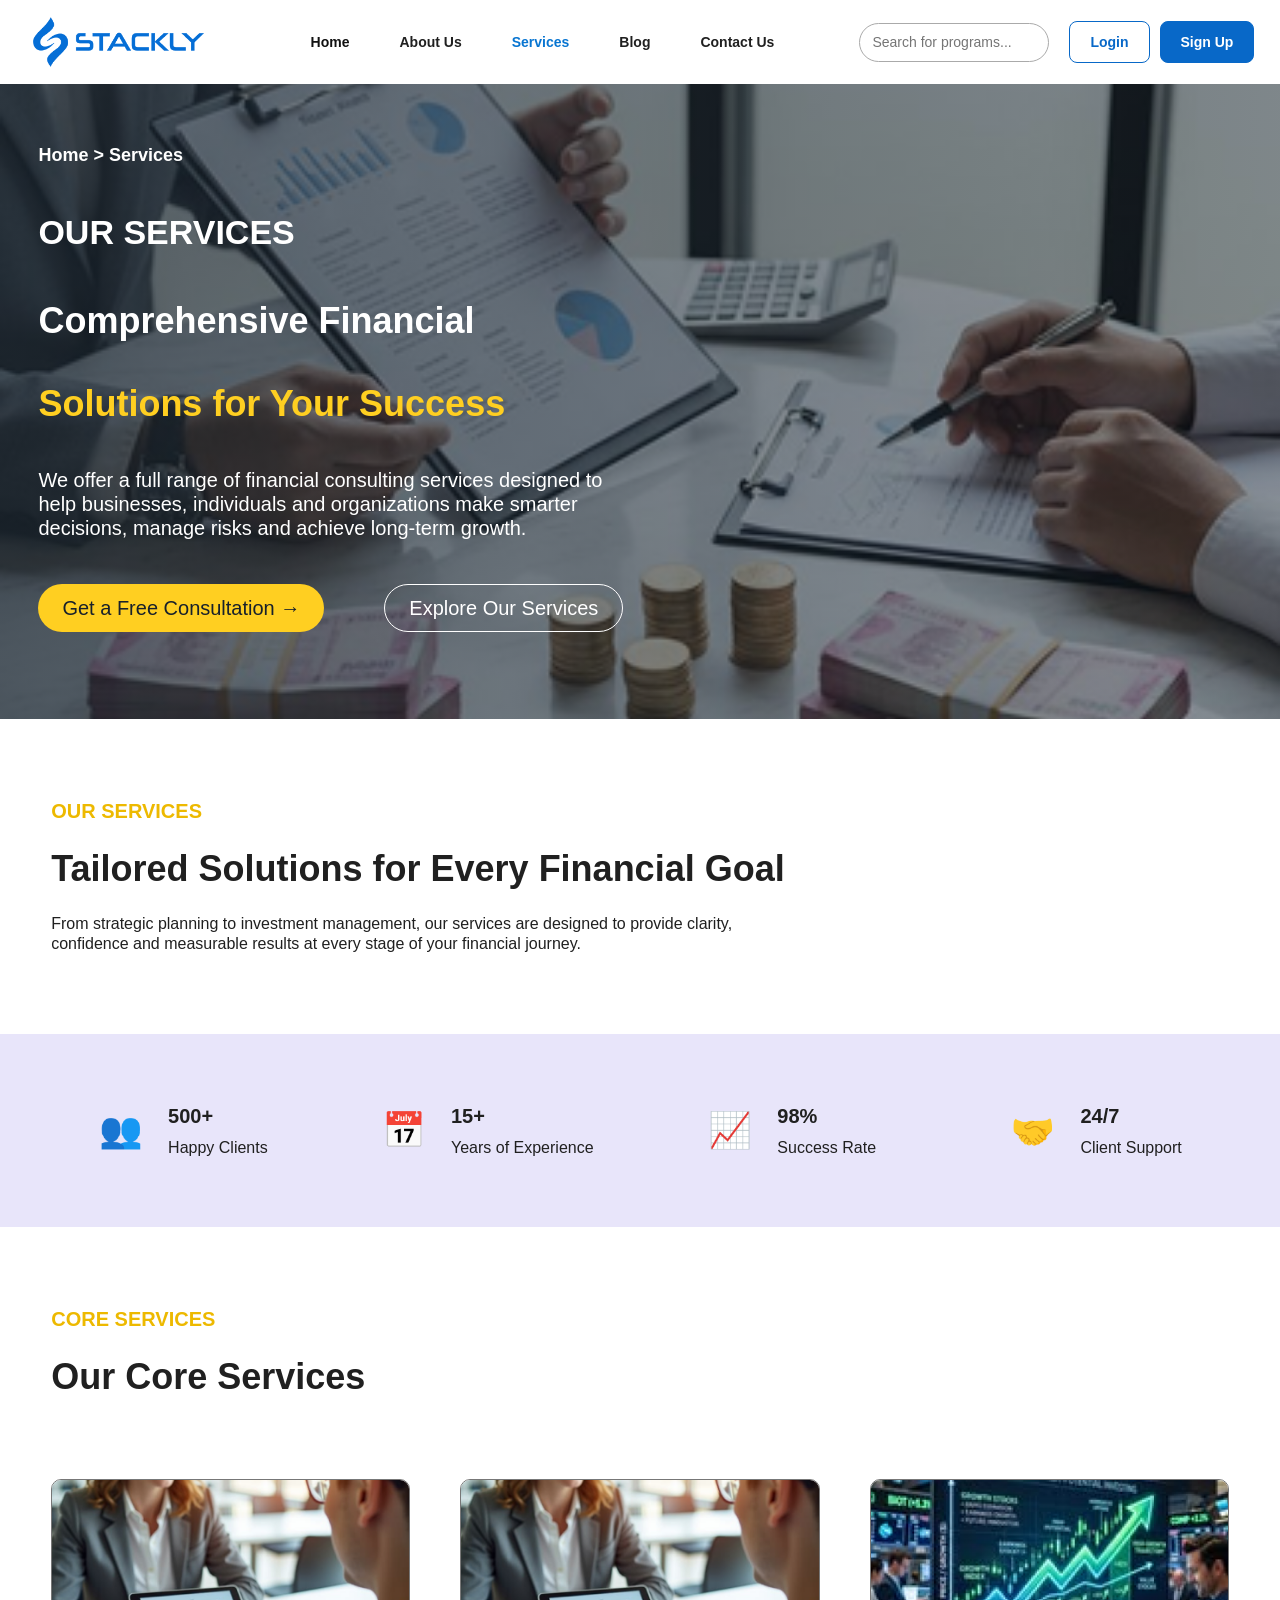
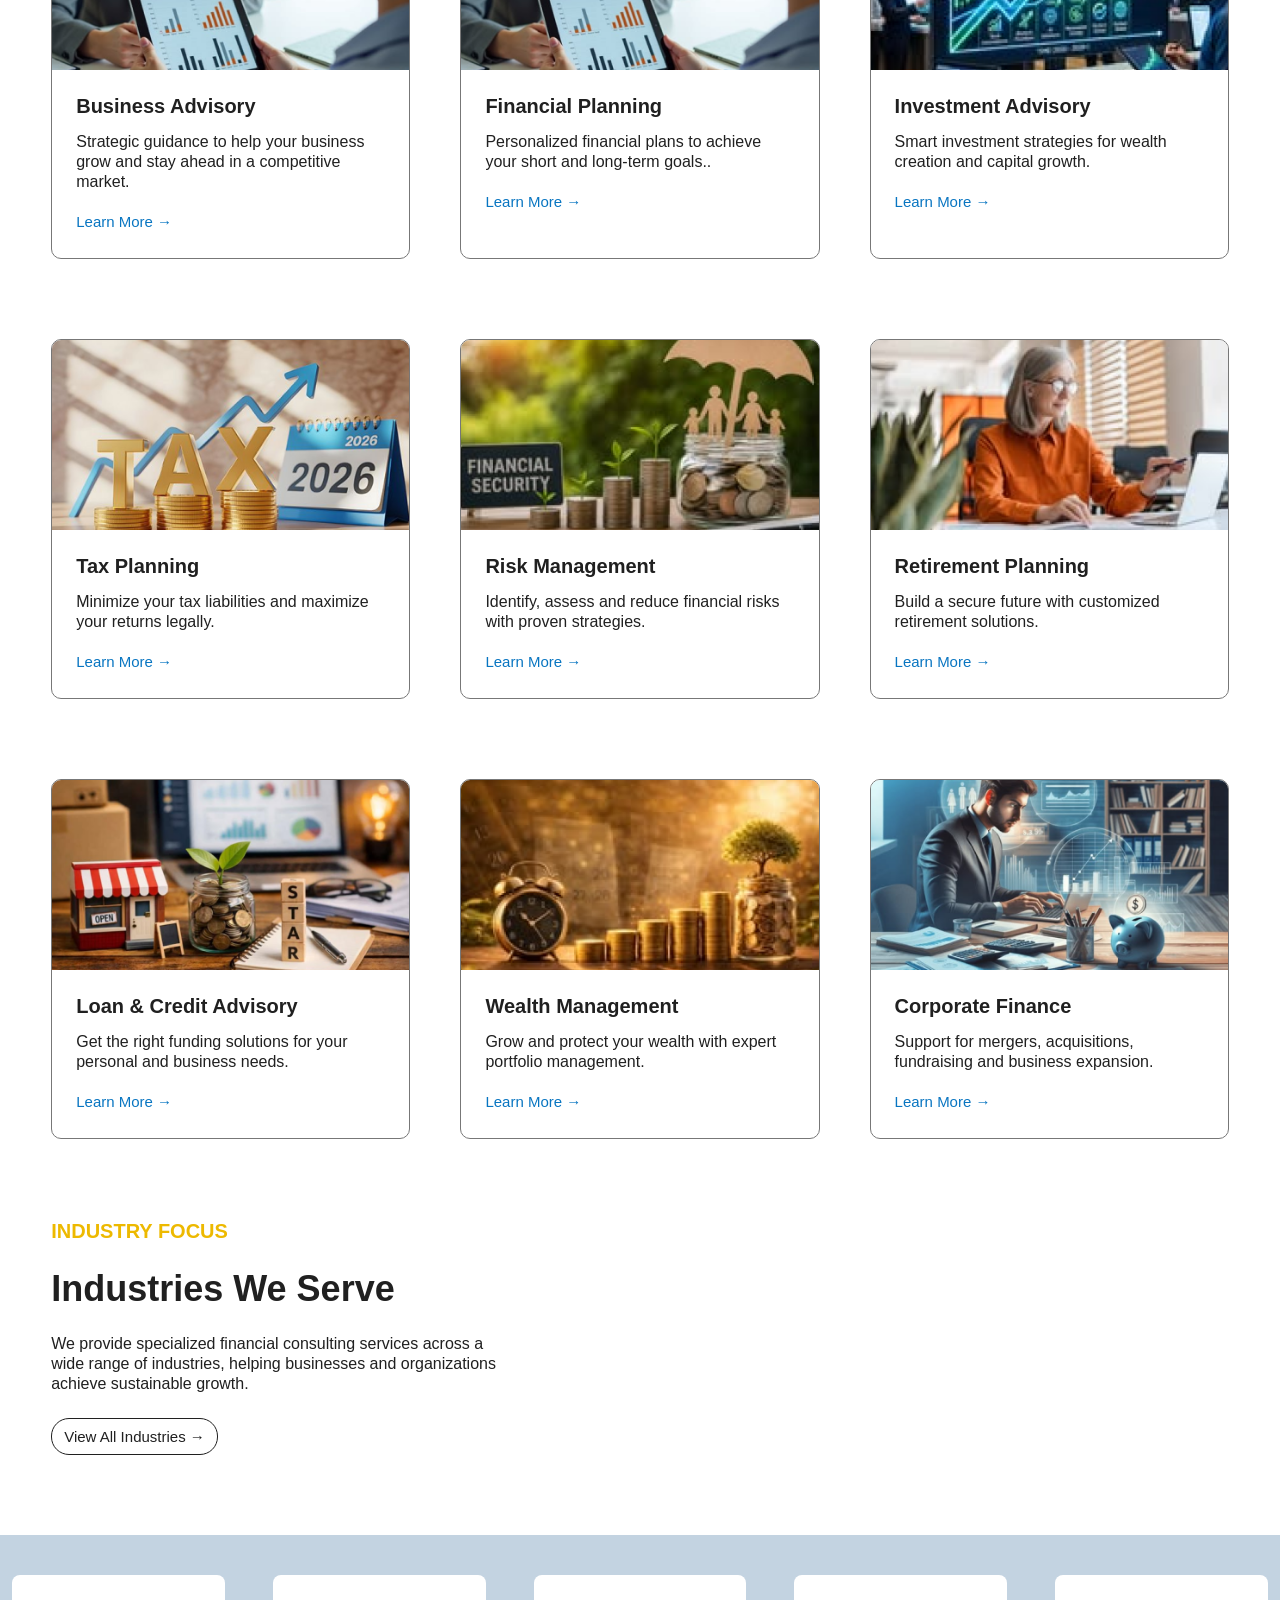
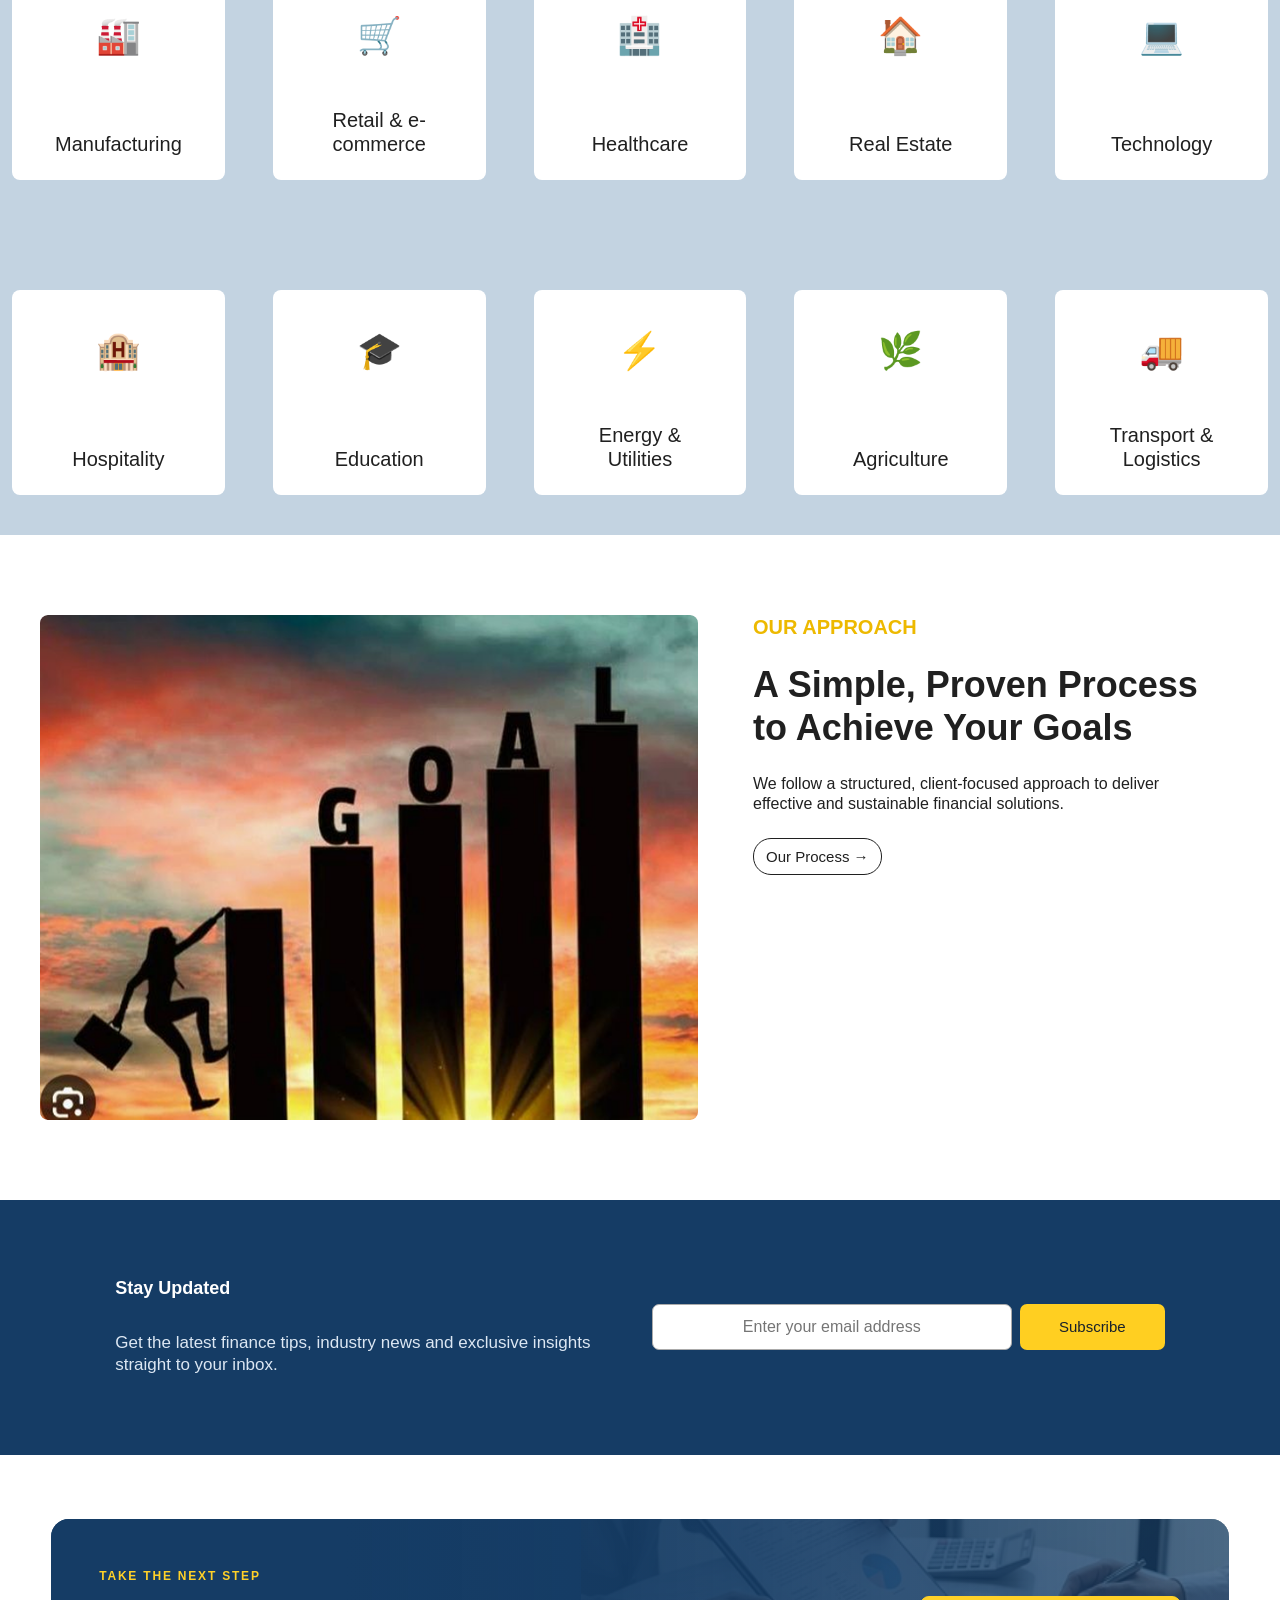
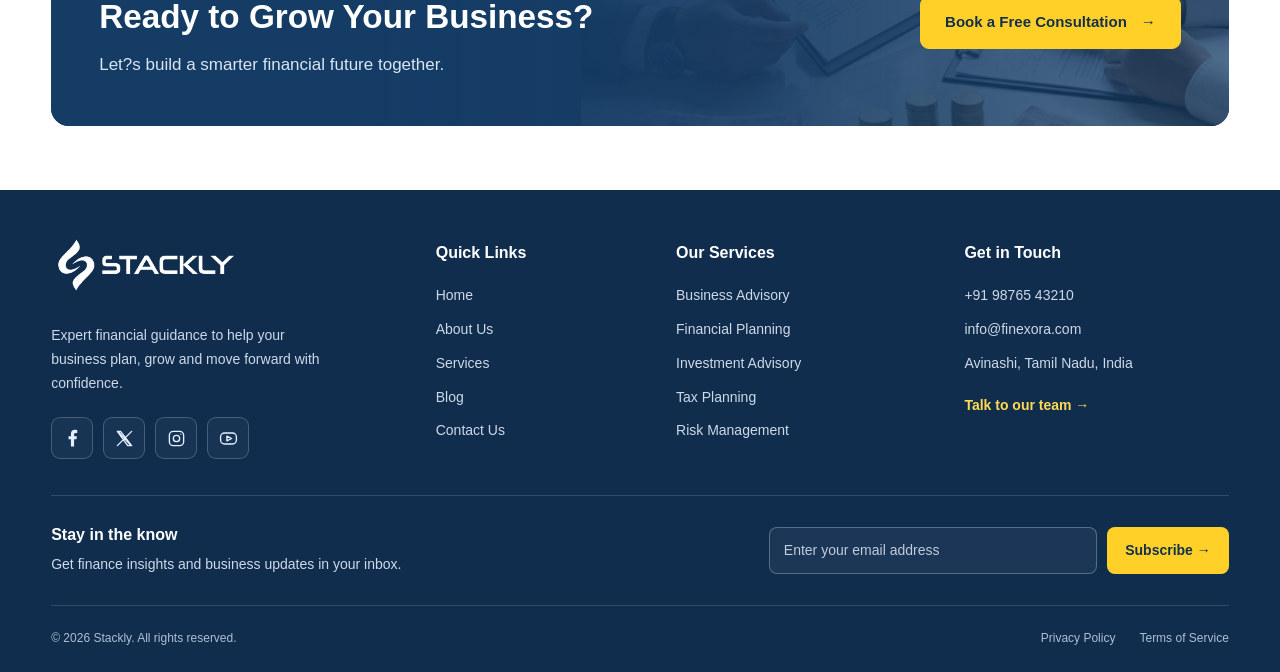
<file: services.html>
<!doctype html>
<html lang="en">
<head>
  <meta charset="utf-8">
  <meta name="viewport" content="width=device-width, initial-scale=1">
  <meta name="description" content="Explore Stackly's financial consulting services for businesses, individuals and organizations.">
  <title>Our Services | Stackly</title>
  <link rel="stylesheet" href="styles.css">
  <link rel="stylesheet" href="services.css">
<link rel="stylesheet" href="header-account.css"><link rel="stylesheet" href="assets/vendor/aos.css"><link rel="stylesheet" href="card-effects.css?v=20261030-all-cards"><link rel="stylesheet" href="service-images.css?v=20261030"><link rel="stylesheet" href="growth-cta.css?v=20261030"><link rel="stylesheet" href="footer.css?v=20261030-social-links"><link rel="stylesheet" href="brand-logo.css?v=20261030"></head>
<body class="services-page" id="home">
<header class="site-header"><a class="logo-link" href="index.html" aria-label="Stackly home"><img class="logo" src="assets/stackly-whitish_blue-logo.webp" alt="Stackly"></a><nav aria-label="Main navigation"><a href="index.html">Home</a><a href="about.html">About Us</a><a href="services.html" aria-current="page">Services</a><a href="blog.html">Blog</a><a href="contact.html">Contact Us</a></nav><label class="sr-only" for="site-search">Search for programs</label><input class="search" id="site-search" type="search" placeholder="Search for programs..."><div class="header-account-actions" role="group" aria-label="Account"><a class="header-login" href="login.html">Login</a><a class="header-signup" href="signup.html">Sign Up</a></div></header>
<main>
  <section class="services-hero" aria-labelledby="services-title">
    <img class="services-hero-photo" src="assets/Rectangle%204.png" alt="" aria-hidden="true">
    <div class="services-hero-shade"></div>
    <div class="services-hero-content">
      <nav class="services-breadcrumb" aria-label="Breadcrumb"><a href="index.html">Home</a><span aria-hidden="true"> &gt; </span><span aria-current="page">Services</span></nav>
      <p class="services-label">OUR SERVICES</p>
      <h1 id="services-title">Comprehensive Financial<span>Solutions for Your Success</span></h1>
      <p class="services-description">We offer a full range of financial consulting services designed to help businesses, individuals and organizations make smarter decisions, manage risks and achieve long-term growth.</p>
      <div class="services-hero-buttons"><a class="button" href="contact.html#message">Get a Free Consultation &#8594;</a><a class="button outline" href="#core-services">Explore Our Services</a></div>
    </div>
  </section>
  <section class="services-container services-intro">
    <p class="eyebrow">Our Services</p>
    <h2>Tailored Solutions for Every Financial Goal</h2>
    <p>From strategic planning to investment management, our services are designed to provide clarity,<br class="desktop-break"> confidence and measurable results at every stage of your financial journey.</p>
  </section>
  <section class="services-stat-band" aria-label="Stackly in numbers"><div class="services-container services-stats"><div class="service-stat"><span aria-hidden="true">&#128101;</span><div><strong>500+</strong><p>Happy Clients</p></div></div>
<div class="service-stat"><span aria-hidden="true">&#128197;</span><div><strong>15+</strong><p>Years of Experience</p></div></div>
<div class="service-stat"><span aria-hidden="true">&#128200;</span><div><strong>98%</strong><p>Success Rate</p></div></div>
<div class="service-stat"><span aria-hidden="true">&#129309;</span><div><strong>24/7</strong><p>Client Support</p></div></div></div></section>
  <section class="services-container core-services" id="core-services">
    <p class="eyebrow">Core Services</p>
    <h2>Our Core Services</h2>
    <div class="core-service-grid">
      <article class="core-service service-photo-card" id="business-advisory"><img class="service-photo" src="assets/blog-article-6.png" alt="Business advisor discussing financial results" width="415" height="293" loading="lazy">
        <div class="core-service-copy"><h3>Business Advisory</h3><p>Strategic guidance to help your business grow and stay ahead in a competitive market.</p><a href="#contact">Learn More &#8594;<span class="sr-only"> about Business Advisory</span></a></div>
      </article>
      <article class="core-service service-photo-card" id="financial-planning"><img class="service-photo" src="assets/blog-article-6.png" alt="Financial advisor reviewing a financial plan" width="415" height="293" loading="lazy">
        <div class="core-service-copy"><h3>Financial Planning</h3><p>Personalized financial plans to achieve your short and long-term goals..</p><a href="#contact">Learn More &#8594;<span class="sr-only"> about Financial Planning</span></a></div>
      </article>
      <article class="core-service service-photo-card" id="investment-advisory"><img class="service-photo" src="assets/blog-article-8.png" alt="Investment market growth charts" width="415" height="293" loading="lazy">
        <div class="core-service-copy"><h3>Investment Advisory</h3><p>Smart investment strategies for wealth creation and capital growth.</p><a href="#contact">Learn More &#8594;<span class="sr-only"> about Investment Advisory</span></a></div>
      </article>
      <article class="core-service service-photo-card" id="tax-planning"><img class="service-photo" src="assets/blog-article-4.png" alt="Tax planning calendar and savings" width="415" height="293" loading="lazy">
        <div class="core-service-copy"><h3>Tax Planning</h3><p>Minimize your tax liabilities and maximize your returns legally.</p><a href="#contact">Learn More &#8594;<span class="sr-only"> about Tax Planning</span></a></div>
      </article>
      <article class="core-service service-photo-card" id="risk-management"><img class="service-photo" src="assets/blog-article-1.png" alt="Financial protection and risk planning" width="415" height="293" loading="lazy">
        <div class="core-service-copy"><h3>Risk Management</h3><p>Identify, assess and reduce financial risks with proven strategies.</p><a href="#contact">Learn More &#8594;<span class="sr-only"> about Risk Management</span></a></div>
      </article>
      <article class="core-service service-photo-card" id="retirement-planning"><img class="service-photo" src="assets/blog-article-5.png" alt="Planning finances for retirement" width="415" height="293" loading="lazy">
        <div class="core-service-copy"><h3>Retirement Planning</h3><p>Build a secure future with customized retirement solutions.</p><a href="#contact">Learn More &#8594;<span class="sr-only"> about Retirement Planning</span></a></div>
      </article>
      <article class="core-service service-photo-card" id="loan-credit-advisory"><img class="service-photo" src="assets/blog-article-3.png" alt="Business funding and growth" width="415" height="293" loading="lazy">
        <div class="core-service-copy"><h3>Loan &amp; Credit Advisory</h3><p>Get the right funding solutions for your personal and business needs.</p><a href="#contact">Learn More &#8594;<span class="sr-only"> about Loan &amp; Credit Advisory</span></a></div>
      </article>
      <article class="core-service service-photo-card" id="wealth-management"><img class="service-photo" src="assets/blog-article-2.png" alt="Growing savings and long-term wealth" width="415" height="293" loading="lazy">
        <div class="core-service-copy"><h3>Wealth Management</h3><p>Grow and protect your wealth with expert portfolio management.</p><a href="#contact">Learn More &#8594;<span class="sr-only"> about Wealth Management</span></a></div>
      </article>
      <article class="core-service service-photo-card" id="corporate-finance"><img class="service-photo" src="assets/blog-article-9.png" alt="Financial professional reviewing business reports" width="415" height="293" loading="lazy">
        <div class="core-service-copy"><h3>Corporate Finance</h3><p>Support for mergers, acquisitions, fundraising and business expansion.</p><a href="#contact">Learn More &#8594;<span class="sr-only"> about Corporate Finance</span></a></div>
      </article>
    </div>
  </section>
  <section class="services-container services-industry-intro">
    <p class="eyebrow">Industry Focus</p>
    <h2>Industries We Serve</h2>
    <p>We provide specialized financial consulting services across a wide range of industries, helping businesses and organizations achieve sustainable growth.</p>
    <a class="button outline" href="#industries">View All Industries &#8594;</a>
  </section>
  <section class="services-industry-band" id="industries" aria-label="Industries we serve"><div class="services-industry-grid"><div class="service-industry"><span aria-hidden="true">&#127981;</span><p>Manufacturing</p></div>
<div class="service-industry"><span aria-hidden="true">&#128722;</span><p>Retail &amp; e-commerce</p></div>
<div class="service-industry"><span aria-hidden="true">&#127973;</span><p>Healthcare</p></div>
<div class="service-industry"><span aria-hidden="true">&#127968;</span><p>Real Estate</p></div>
<div class="service-industry"><span aria-hidden="true">&#128187;</span><p>Technology</p></div>
<div class="service-industry"><span aria-hidden="true">&#127976;</span><p>Hospitality</p></div>
<div class="service-industry"><span aria-hidden="true">&#127891;</span><p>Education</p></div>
<div class="service-industry"><span aria-hidden="true">&#9889;</span><p>Energy &amp;<br>Utilities</p></div>
<div class="service-industry"><span aria-hidden="true">&#127807;</span><p>Agriculture</p></div>
<div class="service-industry"><span aria-hidden="true">&#128666;</span><p>Transport &amp;<br>Logistics</p></div></div></section>
  <section class="services-approach" id="our-approach">
    <img class="services-approach-photo" src="assets/approach-goals.png" alt="A businesswoman climbing steps toward her goal">
    <div class="services-approach-copy"><p class="eyebrow">Our Approach</p><h2>A Simple, Proven Process<br>to Achieve Your Goals</h2><p>We follow a structured, client-focused approach to deliver effective and sustainable financial solutions.</p><a class="button outline" href="index.html#approach">Our Process &#8594;</a></div>
  </section>
<section class="newsletter" id="newsletter"><div class="newsletter-inner"><div><h3>Stay Updated</h3><p>Get the latest finance tips, industry news and exclusive insights straight to your inbox.</p></div><form class="subscribe"><label class="sr-only" for="email">Enter your email address</label><input id="email" name="email" type="email" placeholder="Enter your email address" required><button class="button" type="submit">Subscribe</button></form></div></section>
<section class="growth-cta" aria-labelledby="growth-cta-title"><div class="growth-cta-copy"><p class="growth-cta-label">TAKE THE NEXT STEP</p><h2 id="growth-cta-title">Ready to Grow Your Business?</h2><p class="growth-cta-description">Let?s build a smarter financial future together.</p></div><a class="growth-cta-button" href="contact.html#message">Book a Free Consultation <span aria-hidden="true">&#8594;</span></a></section>
</main>
<footer class="finance-footer" id="contact">
  <div class="finance-footer-inner">
    <div class="finance-footer-grid">
      <div class="finance-footer-brand"><a href="index.html" aria-label="Stackly home"><img src="assets/stackly-whitish_blue-logo.webp" alt="Stackly" width="320" height="132"></a><p>Expert financial guidance to help your business plan, grow and move forward with confidence.</p><div class="finance-footer-socials" role="group" aria-label="Social media"><a href="404.html" aria-label="Facebook"><svg viewBox="0 0 24 24" fill="none" stroke="currentColor" stroke-width="1.7" stroke-linecap="round" stroke-linejoin="round" aria-hidden="true"><path fill="currentColor" stroke="none" d="M14 22v-9h3l.5-4H14V7c0-1 .3-2 2-2h2V1.4A25 25 0 0 0 15 1c-3 0-5 2-5 5v3H7v4h3v9Z"/></svg></a><a href="404.html" aria-label="X / Twitter"><svg viewBox="0 0 24 24" fill="none" stroke="currentColor" stroke-width="1.7" stroke-linecap="round" stroke-linejoin="round" aria-hidden="true"><path d="m4 3 16 18h-4L3 3h4l14 18M21 3 3 21"/></svg></a><a href="404.html" aria-label="Instagram"><svg viewBox="0 0 24 24" fill="none" stroke="currentColor" stroke-width="1.7" stroke-linecap="round" stroke-linejoin="round" aria-hidden="true"><rect x="3" y="3" width="18" height="18" rx="5"/><circle cx="12" cy="12" r="4"/><circle cx="17.5" cy="6.5" r=".8" fill="currentColor" stroke="none"/></svg></a><a href="404.html" aria-label="YouTube"><svg viewBox="0 0 24 24" fill="none" stroke="currentColor" stroke-width="1.7" stroke-linecap="round" stroke-linejoin="round" aria-hidden="true"><rect x="2" y="5" width="20" height="14" rx="5"/><path d="m10 9 6 3-6 3Z"/></svg></a></div></div>
      <nav aria-label="Footer navigation"><h2>Quick Links</h2><ul><li><a href="index.html">Home</a></li><li><a href="about.html">About Us</a></li><li><a href="services.html">Services</a></li><li><a href="blog.html">Blog</a></li><li><a href="contact.html">Contact Us</a></li></ul></nav>
      <nav aria-label="Footer services"><h2>Our Services</h2><ul><li><a href="services.html#business-advisory">Business Advisory</a></li><li><a href="services.html#financial-planning">Financial Planning</a></li><li><a href="services.html#investment-advisory">Investment Advisory</a></li><li><a href="services.html#tax-planning">Tax Planning</a></li><li><a href="services.html#risk-management">Risk Management</a></li></ul></nav>
      <div class="finance-footer-contact"><h2>Get in Touch</h2><a href="tel:+919876543210">+91 98765 43210</a><a href="mailto:info@finexora.com">info@finexora.com</a><p>Avinashi, Tamil Nadu, India</p><a class="finance-footer-consult" href="contact.html#message">Talk to our team &#8594;</a></div>
    </div>
    <div class="finance-footer-newsletter"><div><h2>Stay in the know</h2><p>Get finance insights and business updates in your inbox.</p></div><form class="subscribe"><label class="sr-only" for="footer-email">Email address for newsletter</label><input id="footer-email" name="email" type="email" autocomplete="email" placeholder="Enter your email address" required><button type="submit">Subscribe &#8594;</button></form></div>
    <div class="finance-footer-bottom"><p>&copy; 2026 Stackly. All rights reserved.</p><div><button type="button" data-title="Privacy Policy" data-message="A privacy policy page is not configured in this demo.">Privacy Policy</button><button type="button" data-title="Terms of Service" data-message="A terms of service page is not configured in this demo.">Terms of Service</button></div></div>
  </div>
</footer>
<dialog id="info-dialog" aria-labelledby="dialog-title"><h2 id="dialog-title"></h2><p id="dialog-message"></p><button class="button" id="dialog-close">Close</button></dialog>
<script src="script.js?v=20261030-login-navigation"></script>
<script src="assets/vendor/aos.js"></script><script src="card-effects.js?v=20261030-all-cards"></script></body>
</html>
</file>
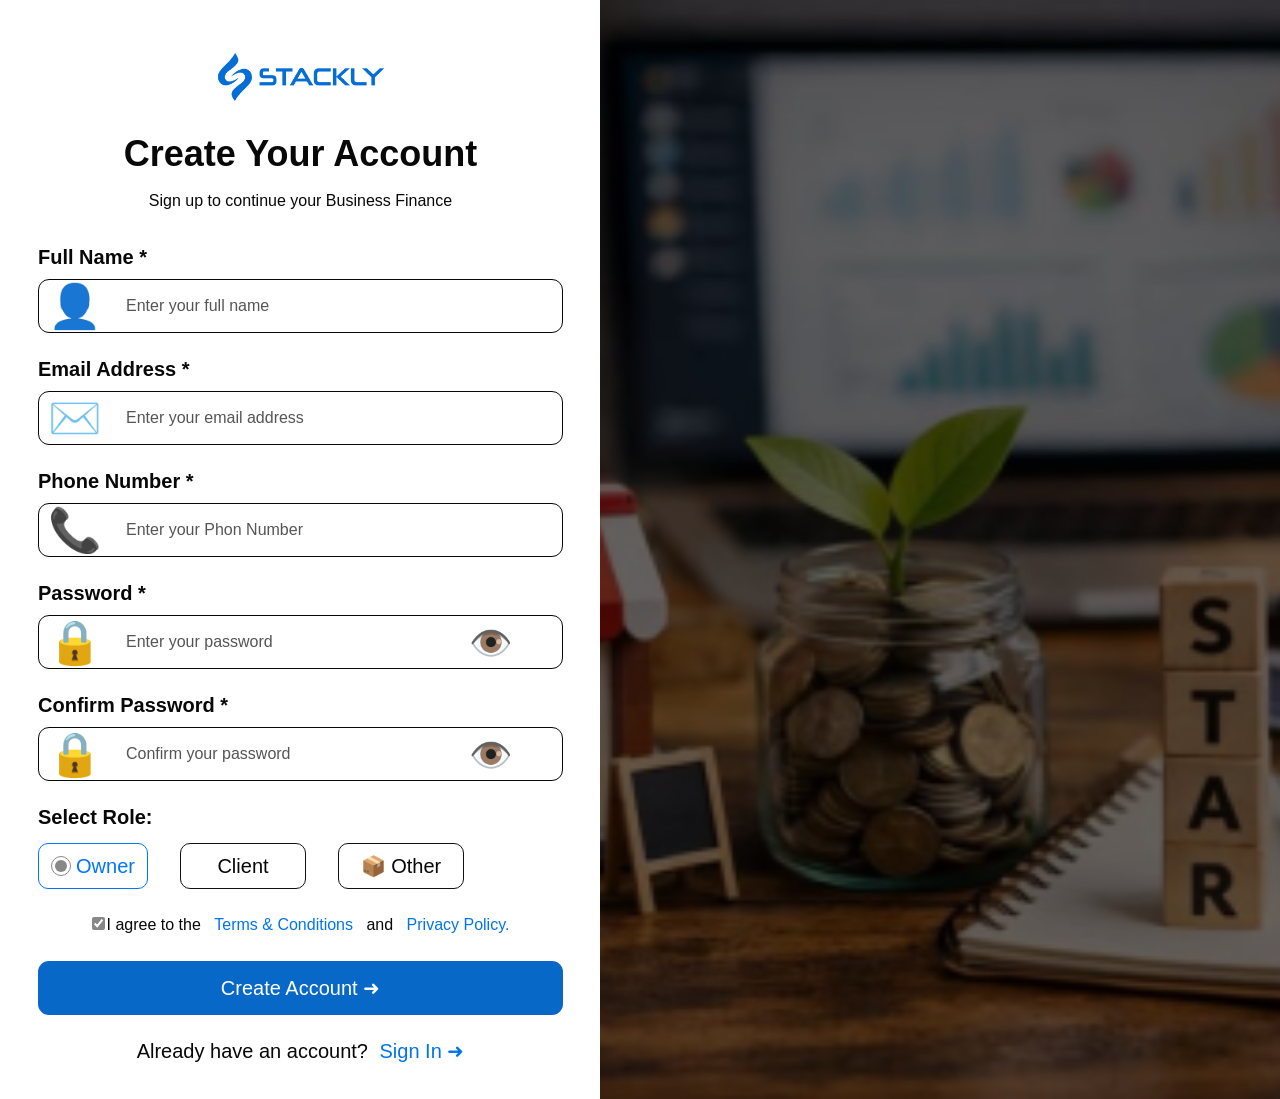
<file: signup.html>
<!doctype html>
<html lang="en">
<head>
  <meta charset="utf-8">
  <meta name="viewport" content="width=device-width, initial-scale=1">
  <title>Create Your Account | Stackly</title>
  <link rel="stylesheet" href="signup.css">
  <link rel="stylesheet" href="auth-logo.css">
<link rel="stylesheet" href="brand-logo.css?v=20261030"></head>
<body>
  <main class="signup-layout">
    <section class="signup-panel" aria-labelledby="signup-title">
      <header><a class="auth-logo" href="index.html" aria-label="Stackly home"><img src="assets/stackly-whitish_blue-logo.webp" alt="Stackly" width="320" height="132"></a><h1 id="signup-title">Create Your Account</h1><p>Sign up to continue your Business Finance</p></header>
      <form id="signup-form">
        <div class="field"><label for="full-name">Full Name *</label><div class="input-wrap"><span aria-hidden="true">👤</span><input id="full-name" name="name" autocomplete="name" placeholder="Enter your full name" required></div></div>
        <div class="field"><label for="email">Email Address *</label><div class="input-wrap"><span aria-hidden="true">✉️</span><input id="email" name="email" type="email" autocomplete="email" placeholder="Enter your email address" required></div></div>
        <div class="field"><label for="phone">Phone Number *</label><div class="input-wrap"><span aria-hidden="true">📞</span><input id="phone" name="phone" type="tel" autocomplete="tel" placeholder="Enter your Phon Number" required></div></div>
        <div class="field"><label for="password">Password *</label><div class="input-wrap"><span aria-hidden="true">🔒</span><input id="password" name="password" type="password" autocomplete="new-password" placeholder="Enter your password" required><button class="password-toggle" type="button" aria-label="Show password" aria-pressed="false" data-target="password">👁️</button></div></div>
        <div class="field"><label for="confirm-password">Confirm Password *</label><div class="input-wrap"><span aria-hidden="true">🔒</span><input id="confirm-password" name="confirm-password" type="password" autocomplete="new-password" placeholder="Confirm your password" required><button class="password-toggle" type="button" aria-label="Show confirm password" aria-pressed="false" data-target="confirm-password">👁️</button></div></div>
        <fieldset class="roles"><legend>Select Role:</legend><div class="role-options"><label><input type="radio" name="role" value="owner" checked><span>Owner</span></label><label><input type="radio" name="role" value="client"><span>Client</span></label><label><input type="radio" name="role" value="other"><span>📦 Other</span></label></div></fieldset>
        <label class="agreement"><input type="checkbox" name="agreement" required checked><span>I agree to the <button type="button" data-info="Terms & Conditions">Terms &amp; Conditions</button> and <button type="button" data-info="Privacy Policy">Privacy Policy.</button></span></label>
        <button class="create-account" type="submit">Create Account ➜</button>
        <p class="signin">Already have an account? <a href="login.html">Sign In ➜</a></p>
        <p id="form-status" role="status" hidden></p>
      </form>
    </section>
    <aside class="signup-photo" aria-hidden="true"></aside>
  </main>
  <dialog id="account-info" aria-labelledby="info-title"><h2 id="info-title"></h2><p id="info-message"></p><button type="button" id="close-info">Close</button></dialog>
  <script src="signup.js"></script>
</body>
</html>
</file>
<file: styles.css>
*{box-sizing:border-box}html{scroll-behavior:smooth;scroll-padding-top:24px}body{margin:0;font:16px/1.5 Arial,Helvetica,sans-serif;color:#202020;background:white}h1,h2,h3,p{margin:0}h1,h2,h3{line-height:1.2}a{color:inherit;text-decoration:none}button,input{font:inherit}button,a,input{-webkit-tap-highlight-color:transparent}button{cursor:pointer}a:focus-visible,button:focus-visible,input:focus-visible{outline:3px solid #0875d1;outline-offset:4px}.container{width:92%;max-width:1320px;margin:auto}.section{padding:76px 0}.eyebrow{color:#eab600;font-size:15px;font-weight:700;letter-spacing:.6px;margin-bottom:22px;text-transform:uppercase}h2{font-size:34px;margin-bottom:18px}.section-heading>p:last-child:not(.eyebrow){max-width:450px;font-size:15px;color:#444}.section-heading{margin-bottom:48px}.picture{position:relative;aspect-ratio:var(--w)/var(--h);overflow:hidden;background:#edf3f8}.picture img{position:absolute;display:block;width:calc(41100% / var(--w));max-width:none;height:auto;left:calc(-100% * var(--x) / var(--w));top:calc(-100% * var(--y) / var(--h))}.button{display:inline-flex;align-items:center;justify-content:center;gap:10px;background:#ffcf21;color:#18212b;border:0;border-radius:18px;padding:9px 18px;font-size:15px;line-height:1.3}.button.outline{background:transparent;border:1px solid currentColor;color:inherit}.site-header{height:84px;background:#fff;display:flex;align-items:center;gap:28px;padding:0 2%;font-size:14px}.logo{display:block;width:185px;height:auto}.site-header nav{display:flex;gap:35px;margin-left:auto;font-weight:700;white-space:nowrap}.site-header nav a:first-child{color:#0875d1}.search{width:210px;min-width:0;border:1px solid #aaa;border-radius:22px;padding:8px 12px;font-size:14px;margin-left:auto}.account{white-space:nowrap;display:flex;align-items:center;gap:8px;background:none;border:0;color:#666;font-size:14px}.account svg{width:21px;height:21px;fill:none;stroke:currentColor;stroke-width:1.5}.hero{position:relative;overflow:hidden;min-height:620px;background:#192e3a;color:#fff}.hero>.picture{position:absolute;inset:0 0 auto;width:100%;min-width:1100px}.hero-shade{position:absolute;inset:0;background:linear-gradient(90deg,#233843 0%,#233843 44%,rgba(20,36,47,.1) 75%)}.hero-content{position:relative;z-index:1;padding:58px 0 45px;max-width:620px}.hero .eyebrow{color:#fff;font-size:16px;margin-bottom:36px}.hero h1{font-size:38px;line-height:1.35;margin-bottom:30px}.hero h1 span{display:block;color:#ffcf21;margin-top:22px}.hero-description{max-width:550px;font-size:18px;line-height:1.4;margin-bottom:30px}.hero-buttons{display:flex;gap:30px;margin-bottom:40px}.hero-stats{display:flex;gap:36px}.hero-stats strong{display:block;color:#ffcf21;font-size:30px;line-height:1.2}.hero-stats span{font-size:14px}.hero-slogan{position:absolute;right:12%;top:35%;transform:rotate(-40deg);padding:12px 20px;background:#162c3c;font-size:28px;line-height:1.25}.hero-slogan:after{content:'';display:block;width:170px;height:3px;background:#ffd128;margin-top:15px}.about{display:grid;grid-template-columns:1.05fr 1.08fr .9fr;align-items:center;gap:48px}.about>.picture{border-radius:7px}.about h2{font-size:34px}.about p:not(.eyebrow){font-size:15px;margin-bottom:24px}.about .button{font-size:13px;color:#333;padding:5px 13px}.benefits{display:grid;gap:34px}.benefit{display:flex;gap:24px;align-items:center}.icon{flex-shrink:0;width:80px;height:80px;background:#dfedff;border-radius:50%;display:grid;place-items:center;font-size:31px}.benefit h3{font-size:18px;margin-bottom:10px}.benefit p{font-size:14px!important;margin:0!important}.services{padding-top:6px}.service-grid{display:grid;grid-template-columns:repeat(3,1fr);gap:44px;max-width:1200px}.service{display:flex;align-items:center;gap:24px;min-height:170px;border:1px solid #888;border-radius:7px;padding:24px 30px;font-size:19px}.service .icon{width:100px;height:100px}.why{padding-top:12px}.stats{display:grid;grid-template-columns:repeat(4,1fr);gap:30px;margin-top:76px;text-align:center}.stat .icon{margin:0 auto 24px;background:#fcf5e5;width:96px;height:96px}.stat:nth-child(2) .icon,.stat:nth-child(3) .icon{background:#edf4ff}.stat strong{font-size:38px;display:block;margin-bottom:12px}.stat p{font-size:14px}.industries{padding-top:0}.industry-band{background:#f3f8fe;padding:70px 8px;margin-top:80px}.industry-grid{display:grid;grid-template-columns:repeat(8,1fr);gap:10px;max-width:1440px;margin:auto}.industry{background:#fff;border-radius:10px;text-align:center;padding:40px 8px 18px;font-weight:700;font-size:16px;line-height:1.2}.industry .icon{margin:0 auto 24px;background:#eeebff;width:96px;height:96px}.industry:first-child .icon{background:#d5f4e9}.approach{padding-top:0}.steps{display:grid;grid-template-columns:repeat(3,1fr);gap:96px;margin-top:80px}.step{position:relative;background:#f2f7fd;border-radius:7px;display:flex;align-items:center;gap:30px;padding:40px 20px}.step:not(:last-child):after{content:'?';position:absolute;left:100%;width:96px;text-align:center;font-size:52px;font-weight:400;color:#444}.step-number{width:96px;height:96px;border-radius:50%;background:#0671d4;color:#fff;display:grid;place-items:center;flex-shrink:0;font-size:32px;font-weight:700}.step h3{font-size:19px;margin-bottom:18px}.step p{font-size:15px;line-height:1.3}.cases{padding-top:0}.cases .section-heading{margin-bottom:34px}.cases .button{margin-bottom:75px}.case-grid{display:grid;grid-template-columns:repeat(3,1fr);gap:110px;max-width:1240px}.case-card{border:1px solid #777;box-shadow:2px 4px 4px #aaa;border-radius:8px;padding:14px;overflow:hidden}.case-card .picture{border-radius:5px;margin-bottom:34px}.case-card h3{font-size:18px;margin-bottom:14px}.case-card p{font-size:15px;line-height:1.3;margin-bottom:10px}.read-more{font-size:14px;color:#0875d1}.testimonials{padding-top:0}.testimonial-row{display:flex;align-items:center;justify-content:space-between;gap:60px;margin-top:80px}.arrow{border:1px solid #aaa;border-radius:50%;width:100px;height:100px;flex-shrink:0;background:#fff;color:#333;font-size:32px}.testimonial{display:flex;align-items:center;gap:56px;max-width:900px;min-height:360px;border:1px solid #888;border-radius:6px;padding:70px 100px}.testimonial .picture{flex-shrink:0;width:150px;border-radius:5px}.testimonial blockquote{margin:0;font-size:16px;line-height:1.4}.testimonial strong{display:block;margin:24px 0;font-size:15px}.testimonial small{font-size:14px}.insights{padding-top:0;padding-bottom:0}.blog-band{background:#f3f8fe;padding:80px 0 36px;margin-top:80px}.blog-grid{display:grid;grid-template-columns:repeat(3,1fr);gap:32px}.blog-card{overflow:hidden;background:#fff;border-radius:4px}.blog-copy{padding:42px 48px 28px}.blog-copy time{font-size:14px;color:#888}.blog-copy h3{font-size:19px;line-height:1.3;margin:24px 0}.newsletter{background:#153c65;color:white;padding:60px 0;margin-top:80px}.newsletter-inner{display:flex;align-items:center;justify-content:space-between;gap:60px;width:82%;max-width:1200px;margin:auto}.newsletter h3{font-size:18px;margin-bottom:32px}.newsletter p{max-width:550px;font-size:17px;line-height:1.3;color:#dce7f3}.subscribe{display:flex;gap:8px}.subscribe input{min-width:0;width:350px;border:1px solid #aaa;border-radius:7px;padding:10px 20px;font-size:16px}.subscribe .button{border-radius:7px}.cta{position:relative;overflow:hidden;color:#fff;background:#24434b}.cta>.picture{position:absolute;inset:0 0 auto;width:100%;min-width:760px}.cta:after{content:'';position:absolute;inset:0;background:linear-gradient(90deg,#24434b 0%,#24434b 50%,#24434b55)}.cta-inner{position:relative;z-index:1;display:flex;align-items:center;justify-content:space-between;gap:30px;padding:80px 0;width:82%;max-width:1200px;margin:auto}.cta h2{font-size:34px;margin-bottom:26px}.cta p{font-size:18px;font-weight:700}.site-footer{margin-top:80px;background:#031b2d;color:#c1d0dd;padding:70px 3% 22px;font-size:14px}.footer-grid{display:grid;grid-template-columns:1.5fr .7fr .95fr 1fr 1.1fr;gap:48px;max-width:1440px;margin:auto}.footer-brand .logo{width:100%;max-width:330px;margin-bottom:45px}.footer-brand>p{max-width:280px;line-height:1.3;margin-bottom:26px}.socials{display:flex;gap:18px}.socials a{display:grid;place-items:center;width:46px;height:46px;border:1px solid #91a5b5;border-radius:50%;color:white}.site-footer h3{font-size:15px;color:#fff;margin:20px 0 24px}.footer-links{list-style:none;padding:0;margin:0;display:grid;gap:14px}.footer-links li{line-height:1.4}.footer-newsletter p{font-size:12px;margin-bottom:22px}.footer-newsletter .subscribe{gap:0}.footer-newsletter input{width:100%;padding:8px;font-size:11px;border-radius:4px 0 0 4px}.footer-newsletter button{padding:8px;font-size:11px;border-radius:0 4px 4px 0}.footer-bottom{border-top:1px solid #345064;max-width:1440px;margin:55px auto 0;padding-top:22px;display:flex;justify-content:space-between;font-size:12px}.footer-bottom div{display:flex;gap:28px}.text-button{border:0;padding:0;background:none;color:inherit;font:inherit;cursor:pointer}dialog{width:min(440px,calc(100% - 32px));padding:28px;border:1px solid #ccd7e0;border-radius:12px;color:#17212b;font:16px/1.5 Arial,sans-serif}dialog::backdrop{background:#00122499}dialog h2{font-size:24px}dialog p{margin:20px 0}.sr-only{position:absolute;width:1px;height:1px;overflow:hidden;clip-path:inset(50%);white-space:nowrap}
@media(min-width:1600px){.hero>.picture img,.cta>.picture img{height:auto}}
@media(max-width:1100px){.site-header{gap:18px}.logo{width:145px}.site-header nav{gap:18px}.search{width:165px}.site-header,.account{font-size:12px}.container{width:92%}.hero{min-height:540px}.hero-content{max-width:52%;padding-top:40px}.hero h1{font-size:32px}.hero-description{font-size:16px}.hero-buttons{gap:14px}.hero-stats{gap:18px}.hero-stats strong{font-size:25px}.hero-slogan{font-size:24px;right:8%}.section{padding:55px 0}.section h2{font-size:28px}.about{gap:28px}.benefit{gap:14px}.icon{width:62px;height:62px;font-size:25px}.benefit h3{font-size:16px}.service-grid{gap:28px}.service{padding:22px 18px;font-size:16px;gap:18px;min-height:135px}.service .icon{width:70px;height:70px}.industry-band{padding:45px 5px}.industry{font-size:12px;padding:26px 4px 16px}.industry .icon{width:66px;height:66px}.steps{gap:60px;margin-top:50px}.step{gap:18px;padding:30px 15px}.step:not(:last-child):after{width:60px;font-size:38px}.step-number{width:65px;height:65px;font-size:25px}.step h3{font-size:16px}.step p{font-size:13px}.case-grid{gap:65px}.case-card .picture{margin-bottom:22px}.testimonial{padding:45px;gap:35px;min-height:280px}.testimonial .picture{width:110px}.arrow{width:70px;height:70px}.testimonial-row{gap:35px}.blog-copy{padding:28px}.blog-copy h3{font-size:17px}.newsletter-inner{width:86%;gap:30px}.newsletter p{font-size:15px}.subscribe input{width:260px}.footer-grid{gap:24px}.site-footer{font-size:12px}.socials{gap:10px}.socials a{width:34px;height:34px}.footer-brand .logo{margin-bottom:30px}}
@media(max-width:760px){body{font-size:15px}.site-header{height:auto;min-height:76px;flex-wrap:wrap;padding:16px 4%;gap:18px}.site-header>.logo-link{margin-right:auto}.logo{width:140px}.site-header nav{order:3;width:100%;margin:0;justify-content:space-between;font-size:13px;gap:8px}.search{display:none}.account{font-size:12px}.hero{min-height:580px}.hero-shade{background:linear-gradient(90deg,#233843 0%,#233843 62%,#162b3dd9)}.hero-content{max-width:100%;padding:44px 0}.hero h1{font-size:32px}.hero .eyebrow{font-size:13px;margin-bottom:28px}.hero-description{max-width:360px;font-size:16px}.hero-slogan{display:none}.hero-buttons{gap:12px;flex-wrap:wrap}.button{font-size:13px}.hero-stats{gap:25px;flex-wrap:wrap}.hero-stats span{font-size:11px}.section{padding:44px 0}.section-heading{margin-bottom:30px}.eyebrow{font-size:12px;margin-bottom:16px}.section h2{font-size:27px}.about{grid-template-columns:1fr 1fr;gap:26px}.about>.picture{grid-column:1/-1;width:80%;max-width:420px;margin:auto}.about-copy{grid-column:1/-1}.benefits{grid-column:1/-1;grid-template-columns:1fr;gap:22px}.benefit h3{margin-bottom:8px}.service-grid{grid-template-columns:repeat(2,1fr);gap:16px}.service{flex-direction:column;text-align:center;font-size:14px;min-height:170px;padding:20px 10px;gap:15px}.service .icon{width:65px;height:65px}.stats{grid-template-columns:repeat(2,1fr);gap:38px 20px;margin-top:40px}.stat .icon{width:75px;height:75px;margin-bottom:16px}.stat strong{font-size:30px}.stat p{font-size:12px}.industry-band{margin-top:40px;padding:25px 4%}.industry-grid{grid-template-columns:repeat(4,1fr);gap:10px}.industry{font-size:11px;padding:20px 4px 15px}.industry .icon{width:52px;height:52px;font-size:23px;margin-bottom:15px}.steps{grid-template-columns:1fr;gap:30px;margin-top:40px}.step{min-height:120px;padding:24px;gap:25px}.step:not(:last-child):after{content:'?';left:50%;top:100%;height:30px;width:20px;line-height:30px;font-size:25px}.step h3{margin-bottom:10px}.step p{font-size:14px}.cases .button{margin-bottom:35px}.case-grid{grid-template-columns:1fr;gap:28px;max-width:400px;margin:auto}.case-card{padding:14px}.case-card .picture{margin-bottom:22px}.case-card h3{font-size:18px}.case-card p{font-size:15px}.testimonial-row{gap:10px;margin-top:40px}.arrow{width:32px;height:32px;font-size:19px}.testimonial{padding:25px 18px;min-height:0;display:block}.testimonial .picture{width:90px;margin-bottom:22px}.testimonial blockquote{font-size:14px}.testimonial strong{margin:18px 0}.testimonial small{font-size:12px}.blog-band{margin-top:40px;padding:35px 0}.blog-grid{grid-template-columns:1fr;gap:28px;max-width:420px}.blog-copy{padding:24px}.blog-copy h3{font-size:19px;margin:18px 0}.newsletter{margin-top:45px;padding:36px 0}.newsletter-inner{display:block;width:92%}.newsletter h3{margin-bottom:16px}.newsletter p{margin-bottom:24px}.subscribe{width:100%}.subscribe input{width:auto;flex:1;font-size:14px;padding:10px 12px}.cta-inner{display:block;width:92%;padding:42px 0}.cta h2{font-size:27px}.cta p{font-size:15px;margin-bottom:25px}.cta:after{background:#24434be8}.site-footer{margin-top:45px;padding:40px 5% 24px}.footer-grid{grid-template-columns:1fr 1fr;gap:25px}.footer-brand{grid-column:1/-1}.footer-brand .logo{width:200px;margin-bottom:25px}.footer-brand>p{font-size:14px}.footer-newsletter{grid-column:1/-1}.footer-bottom{display:block;margin-top:35px;font-size:11px}.footer-bottom div{margin-top:18px}.footer-newsletter .subscribe{max-width:360px}.footer-newsletter input,.footer-newsletter button{font-size:13px}.site-footer h3{margin-top:12px}}
@media(prefers-reduced-motion:reduce){html{scroll-behavior:auto}}

.why .stat .icon{color:#0868c8}.why .stat .icon svg{display:block;width:40px;height:40px}.why .stat:first-child .icon{color:#a77508}@media(max-width:760px){.why .stat .icon svg{width:32px;height:32px}}

.industries .industry .icon{color:#0868c8}.industries .industry .icon svg{display:block;width:40px;height:40px}.industries .industry:first-child .icon{color:#187c60}@media(max-width:1100px){.industries .industry .icon svg{width:32px;height:32px}}@media(max-width:760px){.industries .industry .icon svg{width:26px;height:26px}}
</file>
<file: header-account.css>
.site-header .header-account-actions {
  display: flex;
  align-items: center;
  gap: 10px;
  flex-shrink: 0;
}
.site-header .header-login,
.site-header .header-signup {
  display: inline-flex;
  align-items: center;
  justify-content: center;
  min-height: 42px;
  padding: 9px 20px;
  border: 1px solid #0868c8;
  border-radius: 8px;
  font: 600 14px/22px Arial, Helvetica, sans-serif;
  text-decoration: none;
  white-space: nowrap;
  transition: background-color .15s, border-color .15s, color .15s;
}
.site-header .header-login { background: #fff; color: #0868c8; }
.site-header .header-signup { background: #0868c8; color: #fff; }
.site-header .header-login:hover { background: #edf5ff; }
.site-header .header-signup:hover { background: #0055aa; border-color: #0055aa; }
.site-header .header-login:focus-visible,
.site-header .header-signup:focus-visible { outline: 3px solid #0875d1; outline-offset: 3px; }
@media (min-width: 1201px) {
  body .site-header { gap: 20px; }
  body .site-header nav { margin-left: auto; gap: 28px; }
  body .site-header .search { width: 190px; }
}
@media (min-width: 761px) and (max-width: 1200px) {
  body .site-header { height: auto; min-height: 84px; flex-wrap: wrap; padding: 16px 4%; gap: 16px; }
  body .site-header .search { margin-left: auto; }
  body .site-header nav { order: 3; width: 100%; margin: 0; justify-content: center; gap: 30px; }
}
@media (max-width: 760px) {
  body .site-header { gap: 14px 10px; }
  body .site-header > .logo-link { flex-shrink: 0; margin-right: auto; }
  .site-header .header-account-actions { gap: 8px; margin-left: auto; }
  .site-header .header-login,
  .site-header .header-signup { min-height: 40px; padding: 8px 13px; font-size: 13px; }
}
@media (max-width: 360px) {
  body .site-header .logo { width: 115px; }
  .site-header .header-login,
  .site-header .header-signup { padding-right: 10px; padding-left: 10px; }
}
@media (prefers-reduced-motion: reduce) {
  .site-header .header-login,
  .site-header .header-signup { transition: none; }
}
</file>
<file: card-effects.css>
body .animated-card {
  transition: opacity .55s ease-out var(--card-delay,0ms), transform .55s ease-out var(--card-delay,0ms), background-color .2s ease, color .2s ease, border-color .2s ease, box-shadow .2s ease, translate .2s ease !important;
}
body .animated-card:focus-within {
  background-color:#0868c8 !important;color:#fff !important;border-color:#0868c8 !important;box-shadow:0 14px 30px #123b6733;
}
body .animated-card:focus-within :is(h2,h3,h4,p,small,strong,blockquote,time,.post-category,.post-meta,.text-button,a:not(.button):not(.primary)) {color:#fff !important}
@media(hover:hover){
  body .animated-card:hover {background-color:#0868c8 !important;color:#fff !important;border-color:#0868c8 !important;box-shadow:0 14px 30px #123b6733;translate:0 -5px}
  body .animated-card:hover :is(h2,h3,h4,p,small,strong,blockquote,time,.post-category,.post-meta,.text-button,a:not(.button):not(.primary)) {color:#fff !important}
  body .animated-card:hover .blog-copy,body .animated-card:hover .post-content{background-color:transparent !important}
}
@media(prefers-reduced-motion:reduce){
  body .animated-card,body .animated-card[data-aos]{transition:none!important;transform:none!important;translate:none!important;opacity:1!important}
}
</file>
<file: service-images.css>
body .service-photo-card {
  display: flex;
  flex-direction: column;
  align-items: stretch;
  justify-content: flex-start;
  gap: 0;
  padding: 0;
  overflow: hidden;
  background-color: #fff;
  border-radius: 10px;
}
.service-photo-card .service-photo {
  display: block;
  flex-shrink: 0;
  width: 100%;
  height: 190px;
  object-fit: cover;
}
.service-photo-card.service > span { padding: 22px 24px; }
.service-photo-card .core-service-copy { padding: 24px; }
.service-photo-card .core-service-copy h3 { margin-bottom: 14px; }
.service-photo-card .core-service-copy p { margin-bottom: 18px; }
#services .service-photo-card.panel { align-items: stretch; }
#services .service-photo-card.panel h2 { margin: 22px 24px 14px; }
#services .service-photo-card.panel p { margin: 0 24px auto; }
#services .service-photo-card.panel .primary { align-self: flex-start; margin: 22px 24px 24px; }
@media (max-width: 760px) {
  .service-photo-card .service-photo { height: 175px; }
  .service-photo-card.service > span { padding: 18px 14px; }
}
@media (max-width: 440px) {
  .service-photo-card.service .service-photo { height: 130px; }
}
</file>
<file: growth-cta.css>
.growth-cta {
  position: relative;
  isolation: isolate;
  display: flex;
  align-items: center;
  justify-content: space-between;
  gap: 36px;
  width: 92%;
  max-width: 1320px;
  margin: 64px auto;
  padding: 48px;
  overflow: hidden;
  border-radius: 18px;
  background: #153c65;
  color: #fff;
}
.growth-cta::before {
  content: '';
  position: absolute;
  z-index: -1;
  inset: 0;
  background: linear-gradient(90deg, #153c65 25%, #153c65e8 60%, #153c65b8), url('assets/Rectangle%204.png') right center/55% auto no-repeat;
}
.growth-cta .growth-cta-label { margin: 0 0 12px; color: #ffd128; font-size: 12px; font-weight: 700; letter-spacing: 1.8px; line-height: 1.5; }
.growth-cta h2 { max-width: 650px; margin: 0 0 14px; font-size: clamp(26px, 2.6vw, 36px); font-weight: 700; line-height: 1.2; }
.growth-cta .growth-cta-description { margin: 0; color: #d8e5f3; font-size: 17px; font-weight: 400; line-height: 1.6; }
.growth-cta-button {
  display: inline-flex;
  flex-shrink: 0;
  align-items: center;
  justify-content: center;
  gap: 14px;
  min-height: 52px;
  padding: 14px 24px;
  border: 1px solid #ffd128;
  border-radius: 9px;
  background: #ffd128;
  color: #15304d;
  font-size: 15px;
  font-weight: 700;
  line-height: 1.5;
  text-align: center;
  text-decoration: none;
  transition: background-color .2s, box-shadow .2s;
}
.growth-cta-button:hover { background: #ffe16b; box-shadow: 0 6px 20px #0003; }
.growth-cta-button:focus-visible { outline: 3px solid white; outline-offset: 5px; }
@media (max-width: 900px) {
  .growth-cta { flex-direction: column; align-items: flex-start; gap: 26px; padding: 36px; margin: 44px auto; }
}
@media (max-width: 480px) {
  .growth-cta { padding: 28px 24px; border-radius: 12px; }
  .growth-cta .growth-cta-description { font-size: 15px; }
  .growth-cta-button { width: 100%; padding: 13px 14px; font-size: 14px; }
}
@media (prefers-reduced-motion: reduce) { .growth-cta-button { transition: none; } }
</file>
<file: footer.css>
.finance-footer{background:#102d4e;color:#ced9e7;padding:52px 4% 24px;margin-top:48px;font-size:14px;line-height:1.7}
.finance-footer-inner{max-width:1320px;margin:auto}
.finance-footer-grid{display:grid;grid-template-columns:1.4fr .8fr 1fr 1.1fr;gap:48px;align-items:start}
.finance-footer h2{color:#fff;font-size:16px;line-height:1.4;margin:0 0 20px;font-weight:700}
.finance-footer p{margin:0}
.finance-footer-brand>a{display:inline-block}
.finance-footer-brand img{display:block;width:190px;max-width:100%;height:auto;margin:-16px 0 12px}
.finance-footer-brand>p{max-width:290px}
.finance-footer ul{list-style:none;padding:0;margin:0;display:grid;gap:10px}
.finance-footer a{color:inherit;text-decoration:none}
.finance-footer a:hover{color:#ffda52}
.finance-footer-socials{display:flex;flex-wrap:wrap;gap:10px;margin-top:22px}
.finance-footer-socials a{display:grid;place-items:center;width:42px;height:42px;border:1px solid #ffffff35;border-radius:9px;background:#ffffff09;color:#e6efff;cursor:pointer;transition:background-color .2s,border-color .2s}
.finance-footer-socials svg{display:block;width:19px;height:19px}
.finance-footer-socials a:hover{background:#0868c8;border-color:#589de8;color:#fff}
.finance-footer-contact{display:grid;gap:10px;min-width:0}
.finance-footer-contact h2{margin-bottom:10px}
.finance-footer-contact a{overflow-wrap:anywhere}
.finance-footer-contact .finance-footer-consult{color:#ffda52;font-weight:600;margin-top:8px}
.finance-footer-newsletter{display:flex;align-items:center;justify-content:space-between;gap:32px;border-top:1px solid #ffffff24;border-bottom:1px solid #ffffff24;margin:36px 0 22px;padding:28px 0}
.finance-footer-newsletter h2{margin:0 0 6px}
.finance-footer .subscribe{display:flex;gap:10px;width:min(100%,460px);min-width:0}
.finance-footer .subscribe input{flex:1;min-width:0;width:100%;border:1px solid #ffffff45;border-radius:8px;background:#ffffff0c;color:#fff;font:14px/1.5 Arial,Helvetica,sans-serif;padding:12px 14px}
.finance-footer .subscribe input::placeholder{color:#c1ccdc;opacity:1}
.finance-footer .subscribe button{flex-shrink:0;cursor:pointer;border:0;border-radius:8px;background:#ffd128;color:#14314f;font:700 14px/1.5 Arial,Helvetica,sans-serif;padding:12px 18px}
.finance-footer .subscribe button:hover{background:#ffe16b}
.finance-footer-bottom{display:flex;align-items:center;justify-content:space-between;gap:20px;font-size:12px;color:#aebfd3}
.finance-footer-bottom>div{display:flex;gap:24px;flex-wrap:wrap}
.finance-footer-bottom button{border:0;background:none;color:inherit;font:inherit;padding:0;cursor:pointer}
.finance-footer-bottom button:hover{color:#fff}
.finance-footer :is(a,button,input):focus-visible{outline:3px solid #ffd128;outline-offset:4px}
@media(max-width:1050px){.finance-footer-grid{grid-template-columns:1.2fr 1fr;gap:32px 48px}.finance-footer-newsletter{gap:24px}.finance-footer-newsletter>div{max-width:300px}}
@media(max-width:650px){.finance-footer{padding-top:36px}.finance-footer-grid{gap:30px 20px}.finance-footer-brand,.finance-footer-contact{grid-column:1/-1}.finance-footer-brand>p{max-width:360px}.finance-footer-newsletter{align-items:stretch;flex-direction:column;gap:20px;margin-top:28px}.finance-footer-newsletter>div{max-width:none}.finance-footer .subscribe{width:100%}.finance-footer-bottom{align-items:flex-start;flex-direction:column;gap:14px}.finance-footer h2{font-size:15px}.finance-footer-socials{margin-top:18px}}
@media(max-width:360px){.finance-footer .subscribe{flex-direction:column}.finance-footer .subscribe button{min-height:44px}}
@media(prefers-reduced-motion:reduce){.finance-footer-socials a{transition:none}}
</file>
<file: brand-logo.css>
/* Preserve the supplied logo artwork and match its color to each background. */
img[src^="assets/stackly-whitish_blue-logo.webp"] {
  filter: brightness(0) saturate(100%) invert(25%) sepia(95%) saturate(1993%) hue-rotate(197deg) brightness(95%) contrast(96%);
}
.finance-footer img[src^="assets/stackly-whitish_blue-logo.webp"] {
  filter: brightness(0) invert(1);
}
</file>
<file: about.css>
.about-page .site-header nav a:first-child{color:#111}.about-page .site-header nav a[aria-current="page"]{color:#0875d1}.about-page .container{width:90%;max-width:1300px}.about-hero{position:relative;overflow:hidden;background:#243640;min-height:635px;color:#fff}.about-hero>.picture{position:absolute;inset:0 0 auto;width:100%;min-width:1100px}.about-hero-overlay{position:absolute;inset:0;background:linear-gradient(90deg,#273b46 0%,#273b46 46%,#14232e80 80%)}.about-hero-content{position:relative;z-index:1;padding:60px 0 70px}.breadcrumb{font-size:18px;font-weight:700;margin-bottom:45px}.about-label{font-size:34px;font-weight:700;margin-bottom:45px}.about-hero h1{font-size:36px;line-height:1.3;margin-bottom:40px}.about-hero h1 span{display:block;color:#ffd126;margin-top:36px}.about-hero-content>p:last-of-type{font-size:19px;line-height:1.35;max-width:570px;margin-bottom:44px}.about-hero-buttons{display:flex;gap:60px}.about-hero .button{font-size:18px;border-radius:22px;padding:10px 22px}.who-section{padding:80px 0 60px}.who-grid{display:grid;grid-template-columns:1fr 1.05fr .8fr;gap:55px;align-items:center}.who-picture{border-radius:7px}.who-copy .eyebrow{margin-bottom:25px}.who-copy h2{font-size:36px;margin-bottom:24px}.who-copy>p:not(.eyebrow){font-size:16px;line-height:1.25;margin-bottom:24px}.who-copy .button{font-size:14px;padding:7px 13px;color:#222}.who-benefits{display:grid;gap:38px}.who-benefit{display:flex;align-items:center;gap:26px}.who-benefit .icon{width:100px;height:100px;font-size:40px}.who-benefit h3{font-size:20px;margin-bottom:16px}.who-benefit p{font-size:16px;line-height:1.2}.mission-grid{display:grid;grid-template-columns:repeat(3,1fr);gap:80px;padding-top:80px}.mission-card{display:flex;gap:28px;align-items:flex-start}.mission-card .icon{width:100px;height:100px;background:#e8e5fb}.mission-card h3{font-size:20px;margin-bottom:14px}.mission-card p{font-size:16px;line-height:1.2;max-width:240px}.about-stat-band{background:#e8e5fa;padding:70px 0}.about-stats{display:grid;grid-template-columns:repeat(4,1fr);gap:40px}.about-stat{display:flex;align-items:center;justify-content:center;gap:25px}.about-stat>span{font-size:35px}.about-stat strong{font-size:20px}.about-stat p{font-size:16px;margin-top:8px}.about-process{display:grid;grid-template-columns:repeat(4,1fr);gap:32px;padding:80px 0}.process-card{border:1px solid #777;border-radius:8px;padding:65px 18px;min-height:375px}.process-card .step-number{width:100px;height:100px;font-size:38px;margin-bottom:40px}.process-card h3{font-size:20px;margin-bottom:35px}.process-card p{font-size:16px;line-height:1.3}.team-section{padding:0 0 80px}.team-heading{display:flex;align-items:center;justify-content:space-between;gap:50px;margin-bottom:80px}.team-heading h2{font-size:36px}.team-heading>div>p:last-child{font-size:16px;line-height:1.3;max-width:450px}.blue-button{color:#1681e7!important;border-color:#1681e7!important;white-space:nowrap;font-size:15px;background:transparent!important}.team-heading>.button{margin-right:9%}.team-grid{display:grid;grid-template-columns:repeat(3,1fr);gap:16px}.team-card{border:1px solid #777;border-radius:7px;display:flex;align-items:center;gap:25px;padding:40px 55px;min-height:190px}.team-portrait,.team-initials{width:100px;height:100px;border:4px solid #0875d1;border-radius:50%;flex-shrink:0}.team-initials{display:grid;place-items:center;background:#e3effa;color:#095da6;font-size:30px;font-weight:700}.team-portrait img{width:calc(41100% / var(--w))}.team-card h3{font-size:19px;margin-bottom:22px}.team-card p{font-size:15px;white-space:nowrap;margin-top:14px}.about-testimonial{position:relative;overflow:hidden;background:#f2f8ff;min-height:500px}.testimonial-background{position:absolute;right:0;top:0;width:55%;opacity:.3}.about-testimonial:after{content:'';position:absolute;inset:0;background:linear-gradient(90deg,#f2f8ff 45%,#f2f8ff00)}.about-testimonial-inner{position:relative;z-index:1;display:grid;grid-template-columns:1fr 1fr;gap:80px;align-items:center;padding:105px 0}.testimonial-intro h2{font-size:36px}.testimonial-intro>p:last-of-type{max-width:420px;line-height:1.3;font-size:16px}.testimonial-intro .button{margin-top:90px;min-width:290px}.about-quote{background:#fff;border-radius:8px;padding:55px 40px;margin:0;max-width:430px;min-height:285px}.about-quote blockquote{margin:0 0 36px;font-size:16px;line-height:1.25}.about-quote figcaption{font-size:15px}.about-quote strong,.about-quote span{display:block}.about-quote span{margin-top:17px}.partners-section{padding:80px 0}.partners-section h2{font-size:36px}.partners-section>p:last-of-type{font-size:16px}.partner-grid{display:grid;grid-template-columns:repeat(3,1fr);gap:75px 60px;margin-top:80px;max-width:1250px}.partner{border:1px solid #777;border-radius:7px;min-width:0;height:185px;display:flex;align-items:center;justify-content:center;gap:8px;overflow:hidden;font-weight:700;font-size:52px;line-height:1}.hdfc{color:#fff;font-size:43px;background:linear-gradient(#fff 34%,#005a9c 34%,#005a9c 69%,#fff 69%)}.hdfc-mark{color:#f52533;background:white;font-size:65px}.icici{color:#1375a0;font-style:italic;font-size:46px}.icici-mark{border-radius:50%;background:#b9242d;color:#fff;padding:0 15px;font-size:75px}.sbi{color:#28216e;font-size:110px}.sbi-mark{width:110px;height:110px;border-radius:50%;background:#00b4e3;position:relative;flex-shrink:0}.sbi-mark:after{content:'';position:absolute;background:#fff;width:29px;height:66px;left:40px;top:40px;border-radius:50% 50% 0 0}.kotak{color:#ed303d;font-size:80px}.kotak small{display:block;font-size:35px;color:#43618c;text-align:right;font-weight:400}.tata{color:#4369b0;flex-direction:column;font-size:70px;gap:0}.tata-mark{font-size:100px;font-family:Georgia,serif;line-height:.8}.lic{color:#1557a1;background:linear-gradient(#fff 8%,#ffcd00 8%,#ffcd00 72%,#fff 72%);font-size:110px;gap:12px;position:relative}.lic-mark{background:#125ba3;color:white;font-size:90px;padding:10px}.lic small{position:absolute;bottom:8px;left:4px;right:4px;text-align:center;font-size:11px}.about-page .newsletter{margin-top:0}.about-page .cta:after{background:linear-gradient(90deg,#24434b 0%,#24434b 50%,#24434b55)}
@media(max-width:1100px){.about-hero{min-height:540px}.about-hero-content{padding:45px 0}.breadcrumb{font-size:16px;margin-bottom:30px}.about-label{font-size:28px;margin-bottom:28px}.about-hero h1{font-size:32px;margin-bottom:28px}.about-hero h1 span{margin-top:25px}.about-hero-content>p:last-of-type{font-size:17px;max-width:480px}.about-hero .button{font-size:15px}.who-grid{gap:28px}.who-copy h2{font-size:28px}.who-benefit{gap:16px}.who-benefit .icon{width:70px;height:70px;font-size:30px}.who-benefit h3{font-size:17px}.who-benefit p{font-size:14px}.mission-grid{gap:35px}.mission-card{gap:18px}.mission-card .icon{width:70px;height:70px}.mission-card h3{font-size:17px}.mission-card p{font-size:14px}.about-stat-band{padding:45px 0}.about-stat{gap:15px}.about-stat p{font-size:13px}.about-process{gap:24px;padding:60px 0}.process-card{padding:40px 18px;min-height:310px}.process-card .step-number{width:80px;height:80px;font-size:30px}.process-card h3{font-size:18px}.process-card p{font-size:14px}.team-heading h2{font-size:30px}.team-card{padding:28px 20px;gap:18px}.team-portrait,.team-initials{width:75px;height:75px}.team-card h3{font-size:16px}.team-card p{font-size:12px}.about-testimonial-inner{padding:75px 0;gap:50px}.testimonial-intro h2{font-size:30px}.about-quote{padding:40px 30px}.partner-grid{gap:45px 35px}.partner{height:150px}.hdfc{font-size:29px}.hdfc-mark{font-size:50px}.icici{font-size:30px}.icici-mark{font-size:55px}.sbi{font-size:75px}.sbi-mark{width:75px;height:75px}.sbi-mark:after{width:21px;height:44px;left:27px;top:28px}.kotak{font-size:60px}.kotak small{font-size:28px}.lic{font-size:75px}.lic-mark{font-size:60px}}
@media(max-width:760px){.about-hero{min-height:540px}.about-hero-overlay{background:#233843e8}.about-hero-content{padding:35px 0}.breadcrumb{font-size:14px}.about-label{font-size:24px;margin-bottom:30px}.about-hero h1{font-size:29px}.about-hero-content>p:last-of-type{font-size:16px;max-width:370px}.about-hero-buttons{gap:15px;flex-wrap:wrap}.about-hero .button{font-size:13px}.who-section{padding:45px 0}.who-grid{grid-template-columns:1fr;gap:30px}.who-picture{max-width:420px;width:100%;margin:auto}.who-copy h2{font-size:28px}.who-copy>p:not(.eyebrow){font-size:15px;line-height:1.5}.who-benefits{gap:25px}.who-benefit h3{margin-bottom:8px}.who-benefit p{font-size:15px}.mission-grid{grid-template-columns:1fr;gap:30px;padding-top:40px}.mission-card{gap:22px}.mission-card p{max-width:none;font-size:15px;line-height:1.4}.mission-card h3{font-size:19px}.about-stats{grid-template-columns:1fr 1fr;gap:30px 15px}.about-stat{justify-content:flex-start;gap:12px}.about-stat>span{font-size:27px}.about-stat strong{font-size:18px}.about-stat p{font-size:12px}.about-process{grid-template-columns:1fr 1fr;gap:18px;padding:45px 0}.process-card{padding:25px 16px;min-height:290px}.process-card .step-number{width:65px;height:65px;font-size:26px;margin-bottom:30px}.process-card h3{margin-bottom:20px;font-size:17px}.process-card p{font-size:14px}.team-section{padding-bottom:45px}.team-heading{display:block;margin-bottom:35px}.team-heading h2{font-size:28px}.team-heading>div>p:last-child{font-size:15px}.team-heading>.button{margin-top:25px}.team-grid{grid-template-columns:1fr;gap:18px}.team-card{padding:25px;min-height:140px;gap:25px}.team-card h3{font-size:18px;margin-bottom:15px}.team-card p{font-size:14px;margin-top:10px}.team-portrait,.team-initials{width:85px;height:85px}.about-testimonial{min-height:0}.about-testimonial-inner{grid-template-columns:1fr;gap:35px;padding:45px 0}.testimonial-intro h2{font-size:28px}.testimonial-intro .button{margin-top:30px;min-width:0}.about-quote{padding:30px;min-height:0;max-width:none}.about-quote blockquote{line-height:1.5;font-size:15px}.testimonial-background{width:100%;height:100%;opacity:.12}.partners-section{padding:45px 0}.partners-section h2{font-size:28px}.partners-section>p:last-of-type{font-size:15px}.partner-grid{grid-template-columns:1fr 1fr;gap:20px 15px;margin-top:35px}.partner{height:110px}.hdfc{font-size:18px;gap:3px}.hdfc-mark{font-size:35px}.icici{font-size:22px;gap:3px}.icici-mark{font-size:40px;padding:0 10px}.sbi{font-size:54px}.sbi-mark{width:50px;height:50px}.sbi-mark:after{width:13px;height:30px;left:18px;top:18px}.kotak{font-size:40px}.kotak small{font-size:20px}.tata{font-size:40px}.tata-mark{font-size:60px}.lic{font-size:55px;gap:6px}.lic-mark{font-size:35px;padding:8px}.lic small{font-size:6px;bottom:6px}}
/* Keep the reference layout balanced without allowing long copy to widen columns. */
.about-page #team{background:#fff;color:#171717}
.about-page #team .team-heading{align-items:center}
.about-page #team .team-heading .eyebrow{font-size:20px;line-height:1.2;letter-spacing:0;color:#edb900}
.about-page #team .team-heading>.button{font-size:16px;padding:10px 24px;line-height:1.2}
.about-page #team .team-card{min-width:0}
.about-page #team .team-card h3{line-height:1.2}
.about-page #team .team-portrait{object-fit:cover;object-position:center;display:block}
.about-page #team .team-card img.team-portrait{border:0;object-fit:contain;background:transparent}
.about-page #team .team-portrait[hidden],.about-page #team .team-initials[hidden]{display:none}
@media(min-width:1201px){
 .about-page #team .team-heading{min-height:170px;align-items:flex-start;position:relative;margin-bottom:80px}
 .about-page #team .team-heading>.button{position:absolute;right:9%;top:65px;margin:0}
 .about-page #team .team-grid{grid-template-columns:repeat(3,minmax(0,1fr));gap:16px}
 .about-page #team .team-card{padding:40px 60px;gap:25px;min-height:190px;flex-direction:row;align-items:center}
 .about-page #team .team-portrait,.about-page #team .team-initials{width:100px;height:100px;border:4px solid #0875d1;flex-shrink:0}
 .about-page #team .team-card h3{font-size:19px;margin-bottom:22px}
 .about-page #team .team-card p{font-size:15px;margin-top:14px}
}
@media(max-width:760px){
 .about-page #team .team-heading .eyebrow{font-size:16px}
 .about-page #team .team-card{flex-direction:row;align-items:center}
 .about-page #team .team-heading>.button{font-size:14px}
}
.about-page #who-we-are{background:#fff;color:#171717}
.about-page #who-we-are .who-grid{align-items:start}
.about-page #who-we-are .who-picture{width:100%;aspect-ratio:430/378;border-radius:8px}
.about-page #who-we-are .finance-photo{overflow:hidden;background:#eef3f7;position:relative}
.finance-photo>img{display:block;width:100%;height:100%;object-fit:cover;object-position:center}
.about-page #who-we-are .who-copy{padding-top:8px}
.about-page #who-we-are .who-copy .eyebrow{color:#edb900;font-size:20px;line-height:1.2;letter-spacing:0;margin-bottom:24px}
.about-page #who-we-are .who-copy h2{letter-spacing:-.5px;line-height:1.2;margin-bottom:22px}
.about-page #who-we-are .who-copy>p:not(.eyebrow){line-height:1.25;margin-bottom:22px}
.about-page #who-we-are .who-benefits{gap:38px}
.about-page #who-we-are .who-benefit{gap:26px;min-height:100px;align-items:center}
.about-page #who-we-are .who-benefit .icon{width:100px;height:100px;background:#d9eafb;font-size:44px}
.about-page #who-we-are .who-benefit h3{margin-bottom:16px;line-height:1.2}
@media(min-width:1101px){
 .about-page #who-we-are{width:calc(100% - 120px);max-width:1320px}
 .about-page #who-we-are .who-grid{grid-template-columns:minmax(0,430fr) minmax(0,445fr) minmax(0,335fr);gap:4.1667%}
}
@media(min-width:761px) and (max-width:1100px){
 .about-page #who-we-are .who-copy .eyebrow{font-size:16px;margin-bottom:18px}
 .about-page #who-we-are .who-benefit{min-height:70px;gap:16px}
 .about-page #who-we-are .who-benefit .icon{width:70px;height:70px;font-size:32px}
 .about-page #who-we-are .who-benefit h3{margin-bottom:10px}
}
@media(max-width:1000px) and (min-width:761px){
 .about-page #who-we-are .who-benefit{align-items:flex-start}
 .about-page #who-we-are .who-benefit .icon{width:56px;height:56px;font-size:28px}
}
@media(max-width:760px){
 .about-page #who-we-are .who-grid{gap:30px}
 .about-page #who-we-are .who-copy{padding-top:0}
 .about-page #who-we-are .who-copy .eyebrow{font-size:16px;margin-bottom:18px}
 .about-page #who-we-are .who-benefits{gap:24px}
 .about-page #who-we-are .who-benefit{min-height:76px;gap:20px}
 .about-page #who-we-are .who-benefit .icon{width:76px;height:76px;font-size:34px}
 .about-page #who-we-are .who-benefit h3{margin-bottom:8px}
}
.about-page main{overflow:clip}
.about-page .container{max-width:1300px}
.who-grid{grid-template-columns:minmax(0,1fr) minmax(0,1.1fr) minmax(0,.8fr);gap:40px}
.who-grid>* , .mission-card>div, .team-card>div, .footer-grid>*{min-width:0}
.who-benefit .icon,.mission-card .icon{flex-shrink:0}
.about-page .icon,.about-stat>span{font-family:"Segoe UI Emoji","Apple Color Emoji","Noto Color Emoji",sans-serif}
.team-grid{grid-template-columns:repeat(3,minmax(0,1fr))}
.team-card{padding:40px clamp(20px,3vw,55px);gap:24px}
.team-card p{white-space:normal}
.team-card img.team-portrait{display:block;object-fit:cover;object-position:center;border:4px solid #0875d1}
.testimonial-background{height:100%;object-fit:cover;object-position:center;opacity:.45}
.about-testimonial-inner{grid-template-columns:31% minmax(0,430px);gap:80px}
.about-quote{width:100%}
.about-cta-background{position:absolute;inset:0;width:100%;height:100%;object-fit:cover;object-position:center 62%}
.about-page .cta:after{background:linear-gradient(90deg,#24434b9e,#24434b55)}
.about-page .cta-inner{padding:80px 0}
.about-page .about-hero-content{width:94%;max-width:1350px}
.about-page .newsletter .subscribe input{width:360px;text-align:center}
.about-page .newsletter .subscribe button{min-width:145px}
.about-page .socials svg{width:18px;height:18px;fill:currentColor}
.about-page .socials a[aria-label="Instagram"] svg{fill:none;stroke:currentColor;stroke-width:1.5}
.about-page .socials a[aria-label="YouTube"] svg path{fill:#031b2d}
@media(min-width:1201px){
 .about-page .site-header nav{margin-left:80px;gap:50px}
 .about-page .site-header .account{margin-right:6%}
 .about-page .about-hero .button{font-size:20px;padding:10px 24px}
 .about-page .cta .button{font-size:20px;min-width:325px;border-radius:8px}
}
@media(min-width:761px) and (max-width:1200px){
 .about-page .site-header{gap:18px}
 .about-page .site-header nav{gap:20px}
 .about-page .site-header .search{width:180px}
 .about-page .site-header .logo{width:155px}
 .team-card{padding:28px 18px;gap:16px}
 .team-portrait,.team-initials{width:75px;height:75px}
 .about-page .footer-grid{gap:24px}
}
@media(min-width:761px) and (max-width:1000px){
 .about-page .site-header{height:auto;min-height:84px;flex-wrap:wrap;padding:16px 5%}
 .about-page .site-header nav{order:3;width:100%;justify-content:center;margin:0;gap:40px}
 .about-page .site-header .search{margin-left:auto}
 .who-grid{grid-template-columns:minmax(0,1fr) minmax(0,1fr)}
 .who-benefits{grid-column:1/-1;grid-template-columns:repeat(3,minmax(0,1fr));gap:24px}
 .who-benefit{align-items:flex-start;gap:12px}
 .who-benefit .icon{width:56px;height:56px;font-size:25px}
 .who-benefit h3{margin-bottom:10px}
 .mission-grid{gap:24px}
 .mission-card{gap:12px}
 .mission-card .icon{width:56px;height:56px}
 .team-card{flex-direction:column;align-items:flex-start;padding:24px}
 .about-page .footer-grid{grid-template-columns:repeat(3,minmax(0,1fr))}
 .about-page .footer-brand{grid-row:span 2}
 .about-page .footer-newsletter{grid-column:2/-1}
 .about-page .newsletter-inner{gap:25px}
 .about-page .newsletter-inner>div{flex:1}
 .about-page .subscribe input{width:220px}
 .about-page .newsletter .subscribe input{width:220px}
 .about-page .newsletter .subscribe button{min-width:0}
 .about-testimonial-inner{grid-template-columns:1fr 1fr;gap:40px}
}
@media(max-width:760px){
 .who-grid{grid-template-columns:minmax(0,1fr)}
 .team-grid{grid-template-columns:minmax(0,1fr)}
 .team-card{padding:25px;gap:25px}
 .who-grid{gap:30px}
 .about-testimonial-inner{grid-template-columns:minmax(0,1fr);gap:35px}
 .about-page .about-hero-content{width:90%}
 .about-hero>.picture{left:auto;right:0;width:1300px;min-width:1300px}
 .about-hero-overlay{background:#233843f5}
 .about-page .site-header>.logo-link{flex-shrink:0}
 .about-page .site-header .account{margin-left:auto}
 .about-page .site-header nav{flex-wrap:wrap;gap:12px 18px;justify-content:center}
 .about-page .cta-inner{padding:42px 0}
 .about-page .newsletter .subscribe input{width:0}
 .about-page .newsletter .subscribe button{min-width:0}
 .about-page .newsletter-inner .subscribe{max-width:100%}
 .about-page .subscribe input{width:0;flex:1}
 .about-page .footer-grid{grid-template-columns:repeat(2,minmax(0,1fr))}
}
@media(max-width:380px){
 .about-process{grid-template-columns:minmax(0,1fr)}
 .process-card{min-height:0;padding:25px}
 .partner-grid{grid-template-columns:minmax(0,1fr)}
 .about-page .site-header nav{flex-wrap:wrap;justify-content:center;gap:12px 20px}
}
</file>
<file: blog.css>
.blog-page{color:#141414;line-height:1.2}.blog-page .site-header{height:84px;padding:0 20px;gap:28px}.blog-page .site-header nav a:first-child{color:inherit}.blog-page .site-header nav a[aria-current=page]{color:#0875d1}.blog-hero,.blog-cta{position:relative}.blog-hero>img,.blog-cta>img{display:block;width:100%;height:auto}.blog-hero>a,.blog-cta>a{position:absolute;border-radius:25px}.hero-consult{left:3%;top:78%;width:20.5%;height:8%}.hero-services{left:27%;top:78%;width:17.5%;height:8%}.latest-posts{width:90%;max-width:1310px;margin:0 auto;padding:82px 0 80px}.latest-posts .eyebrow{font-size:20px;letter-spacing:0;margin-bottom:24px;color:#f2bd00}.latest-posts h2{font-size:36px;margin-bottom:60px}.posts-grid{display:grid;grid-template-columns:repeat(3,minmax(0,1fr));column-gap:20px;row-gap:80px}.post-card{border:1px solid #555;border-top:0;border-radius:0 0 8px 8px;overflow:hidden;min-height:652px}.post-card>img{width:100%;aspect-ratio:200/141;object-fit:cover;display:block}.post-content{padding:32px 16px 30px}.post-category{display:inline-block;background:#e8e6fc;font-size:16px;padding:10px;margin-bottom:30px}.post-content h3{font-size:20px;line-height:1.15;margin-bottom:32px;min-height:46px}.post-content>p{font-size:16px;line-height:1.18;margin-bottom:28px;max-width:350px}.post-meta{font-size:16px;white-space:nowrap;color:#333}.blog-newsletter{display:flex;align-items:center;justify-content:space-between;gap:50px;background:#153b64;color:#e7edf7;padding:70px 9%;min-height:254px}.blog-newsletter h3{font-size:20px;margin-bottom:40px}.blog-newsletter p{font-size:20px;line-height:1.2}.blog-newsletter .subscribe{width:515px;max-width:48%;gap:10px}.blog-newsletter input{width:auto;flex:1;text-align:center;min-width:0;font-size:20px;padding:12px 16px}.blog-newsletter button{font-size:20px;border-radius:8px;padding:10px 26px}.blog-cta>a{left:68.5%;top:51%;width:23%;height:19%}.blog-page .site-footer{margin-top:82px;min-height:505px}.blog-page .footer-grid{gap:48px}.blog-page .footer-bottom{margin-top:30px}.blog-page .footer-links{gap:26px}.blog-page .footer-brand .logo{margin-bottom:60px}.blog-page .site-footer h3{margin-bottom:28px}
@media(min-width:1500px){.blog-hero,.blog-cta{max-width:1600px;margin:auto}}
@media(max-width:1100px){.blog-page .site-header{gap:18px}.latest-posts{padding:60px 0}.post-card{min-height:550px}.post-content{padding:24px 14px}.post-category{font-size:13px;margin-bottom:24px}.post-content h3{font-size:17px;margin-bottom:24px}.post-content>p,.post-meta{font-size:14px}.blog-newsletter{padding:50px 7%;gap:24px}.blog-newsletter p,.blog-newsletter input,.blog-newsletter button{font-size:16px}.blog-page .footer-grid{gap:24px}}
@media(max-width:760px){.blog-page .site-header{height:auto;padding:16px 4%}.latest-posts{width:90%;padding:44px 0}.latest-posts .eyebrow{font-size:14px}.latest-posts h2{font-size:28px;margin-bottom:32px}.posts-grid{grid-template-columns:1fr;gap:32px;max-width:440px;margin:auto}.post-card{min-height:0}.post-content{padding:24px 18px 30px}.post-content h3{font-size:20px;min-height:0}.post-content>p,.post-meta{font-size:15px}.post-category{font-size:14px}.blog-newsletter{display:block;padding:36px 5%}.blog-newsletter h3{margin-bottom:20px}.blog-newsletter p{margin-bottom:24px}.blog-newsletter p br{display:none}.blog-newsletter .subscribe{max-width:100%;width:100%}.blog-newsletter input,.blog-newsletter button{font-size:14px}.blog-newsletter button{padding:10px 14px}.blog-page .site-footer{margin-top:44px}.blog-page .footer-brand .logo{margin-bottom:25px}.blog-page .footer-links{gap:14px}}
</file>
<file: contact.css>
.contact-page{line-height:1.2;color:#161616}.contact-page .site-header{height:84px;padding:0 20px}.contact-page .site-header nav a:first-child{color:inherit}.contact-page .site-header nav a[aria-current=page]{color:#0875d1}.contact-hero,.contact-cta{position:relative}.contact-hero>img,.contact-cta>img{display:block;width:100%;height:auto}.contact-hero a,.contact-cta a{position:absolute;border-radius:24px}.contact-hero-consult{left:3%;top:78%;width:20.5%;height:8%}.contact-hero-services{left:27.5%;top:78%;width:17%;height:8%}.contact-main{display:grid;grid-template-columns:39% 58%;gap:3%;padding:46px 24px 0 60px}.contact-information{padding-top:38px}.contact-main .eyebrow{font-size:20px;letter-spacing:0;color:#f1bc00;margin-bottom:28px}.contact-main h2{font-size:36px;margin-bottom:24px}.contact-intro,.contact-main p:not(.eyebrow){font-size:16px;line-height:1.15}.contact-details{display:grid;gap:30px;margin-top:80px}.contact-detail{display:flex;align-items:center;gap:24px;min-height:102px}.contact-icon{display:grid;place-items:center;flex:0 0 100px;height:100px;border-radius:50%;background:#e7e6fb;font-size:42px}.contact-detail h3{font-size:20px;margin-bottom:20px}.message-panel{background:#e7e6fb;border-radius:10px;padding:54px 78px 20px}.message-panel>p:not(.eyebrow){margin-bottom:74px}.message-panel form{display:grid;grid-template-columns:1fr 1fr;gap:68px 50px}.message-panel label{display:block;min-width:0}.message-panel input,.message-panel select,.message-panel textarea{width:100%;min-width:0;border:0;border-radius:10px;background:white;font:16px Arial;color:#222;padding:20px;text-align:center;height:58px}.message-panel input::placeholder,.message-panel textarea::placeholder{color:#222;opacity:1}.message-panel select{appearance:none;padding-left:8px;padding-right:8px}.message-field{grid-column:1/-1}.message-panel textarea{height:106px;resize:vertical;text-align:left;padding:20px 105px}.message-panel button{grid-column:1/-1;border:0;background:#086bc7;color:white;height:40px;font-size:16px}.message-panel .privacy-note{text-align:center;margin:68px -30px 0!important;font-size:16px!important}.contact-help{display:grid;grid-template-columns:55.2% 1fr;gap:4.3%;margin:72px 0 82px;align-items:center}.contact-map{display:block;width:100%;height:auto;border-radius:8px}.quick-help{padding-right:32px}.quick-help h2{font-size:20px;margin-bottom:52px}.quick-help>p{font-size:16px;margin-bottom:36px}.quick-help details{margin-bottom:0;font-size:16px}.quick-help summary{cursor:pointer;list-style:none;padding:28px 0}.quick-help summary:after{content:' \2304';font-size:14px}.quick-help details[open] summary:after{content:' \2303'}.quick-help details p{line-height:1.5;padding:0 16px 16px 0;color:#454545}.faq-all{background:white;border:1px solid #333;border-radius:6px;padding:10px;font-size:16px;margin-top:24px}.contact-stats{display:flex;justify-content:space-evenly;align-items:center;gap:30px;background:#e7e6fb;padding:64px 7%;min-height:194px}.contact-stats>div{display:flex;align-items:center;gap:22px}.contact-stats>div>span{font-size:36px}.contact-stats p{font-size:16px}.contact-stats strong{display:block;font-size:22px;margin-bottom:14px}.contact-page .blog-newsletter{margin-top:82px}.contact-cta>a{left:68.5%;top:51%;width:23%;height:19%}.contact-page .site-footer{margin-top:82px}.contact-page .footer-links{gap:26px}.contact-page .footer-bottom{margin-top:30px}
@media(max-width:1100px){.contact-main{padding:32px 20px 0 35px}.message-panel{padding:40px 35px 22px}.contact-main h2{font-size:30px}.contact-main .eyebrow{font-size:16px}.contact-icon{flex-basis:78px;height:78px;font-size:32px}.contact-detail{gap:18px}.contact-detail h3{font-size:17px}.contact-main p:not(.eyebrow){font-size:14px}.contact-details{margin-top:50px;gap:22px}.message-panel form{gap:45px 24px}.message-panel input,.message-panel select,.message-panel textarea{font-size:14px}.message-panel textarea{padding:20px 35px}.message-panel .privacy-note{font-size:13px!important;margin:42px -15px 0!important}.quick-help summary{padding:22px 0}.quick-help h2{margin-bottom:34px}.contact-stats{padding:45px 5%}.contact-stats>div{gap:14px}.contact-stats p{font-size:14px}}
@media(max-width:760px){.contact-page .site-header{height:auto;padding:16px 4%}.contact-main{grid-template-columns:1fr;padding:30px 5% 0;gap:36px}.contact-information{padding-top:0}.contact-main h2{font-size:28px}.contact-details{margin-top:32px}.contact-icon{flex-basis:68px;height:68px;font-size:30px}.contact-detail h3{margin-bottom:12px}.message-panel{padding:30px 22px}.message-panel>p:not(.eyebrow){margin-bottom:32px}.message-panel form{gap:22px 16px}.message-panel input,.message-panel select{padding:12px 8px;font-size:12px}.message-panel textarea{padding:18px}.message-panel .privacy-note{margin:28px 0 0!important;line-height:1.4}.contact-help{grid-template-columns:1fr;margin:40px 0;gap:30px}.contact-map{width:90%;margin:auto;max-height:480px;object-fit:cover}.quick-help{padding:0 5%}.quick-help h2{margin-bottom:24px}.quick-help summary{padding:20px 0}.contact-stats{display:grid;grid-template-columns:1fr 1fr;padding:35px 5%;gap:30px 20px}.contact-stats strong{font-size:20px}.contact-stats>div>span{font-size:28px}.contact-stats p{font-size:12px}.contact-page .blog-newsletter,.contact-page .site-footer{margin-top:44px}}
/* Reference alignment corrections verified at the 1440px design width. */
@media(min-width:1101px){
.contact-page .site-header{display:grid;grid-template-columns:250px minmax(0,1fr) 210px 240px;gap:0}
.contact-page .site-header nav{margin:0;justify-content:space-evenly;gap:18px;font-size:16px}
.contact-page .site-header .search{margin:0;width:210px}
.contact-page .site-header .account{justify-content:center;font-size:16px}
.contact-main{grid-template-columns:38% 59%;gap:3%}
.message-panel{padding-left:78px;padding-right:78px}
}
.contact-icon{object-fit:contain;background:transparent}
.contact-detail{gap:24px}
.message-panel textarea{resize:none}
.contact-stats .stat-image{width:52px;height:55px;object-fit:contain}
.contact-page .site-footer{min-height:505px;background:#031727;padding:62px 30px 22px}
.contact-page .footer-grid{grid-template-columns:1.5fr .7fr .95fr 1fr 1.1fr;gap:48px}
.contact-page .footer-brand .logo{width:365px;max-width:100%;margin:-8px 0 50px}
.contact-page .footer-brand>p{margin-left:28px}
.contact-page .socials{margin-left:24px}
.contact-page .socials a{width:54px;height:54px}
.contact-page .socials svg{display:block;width:24px;height:24px;fill:none;stroke:currentColor;stroke-width:1.6}
.contact-page .socials a[aria-label=Twitter] svg{fill:currentColor;stroke:none}
.contact-page .socials a[aria-label=YouTube] svg path{fill:currentColor;stroke:none}
.contact-page .footer-bottom{margin-top:30px;padding:36px 24px 0}
@media(max-width:1100px){.contact-page .footer-grid{gap:24px}.contact-page .site-footer{padding-left:3%;padding-right:3%}.contact-page .socials{margin-left:0}.contact-page .socials a{width:40px;height:40px}.contact-page .footer-brand>p{margin-left:0}}
@media(max-width:760px){.contact-page .footer-grid{grid-template-columns:1fr 1fr}.contact-page .footer-brand .logo{width:240px;margin-bottom:25px}.contact-page .site-footer{padding:40px 5% 24px}.contact-stats .stat-image{width:35px;height:35px}.contact-page .footer-bottom{padding-left:0;padding-right:0}.contact-page .footer-brand .logo{max-width:240px}}
</file>
<file: dashboard.css>
*{box-sizing:border-box}body{margin:0;font:15px/1.5 Arial,Helvetica,sans-serif;color:#1d2d44;background:#f5f7fb}a{color:inherit;text-decoration:none}a:focus-visible{outline:3px solid #0875d1;outline-offset:4px}h1,h2,h3,p{margin:0}.sidebar{position:fixed;inset:0 auto 0 0;width:240px;background:#fff;border-right:1px solid #e3e8f0;padding:32px 22px;display:flex;flex-direction:column}.logo{width:170px;height:auto}.nav-label{font-size:11px;letter-spacing:1.4px;color:#7a8799;margin:50px 12px 16px}.sidebar nav{display:grid;gap:8px}.sidebar nav a{padding:13px 16px;border-radius:8px;font-weight:600;color:#596779}.sidebar nav a[aria-current]{background:#eaf3ff;color:#0868c8}.sidebar nav a:hover{background:#f0f5fc}.back-link{margin-top:auto;padding:20px 12px 0;color:#63718a}.workspace{margin-left:240px}.topbar{height:80px;display:flex;align-items:center;justify-content:space-between;background:#fff;border-bottom:1px solid #e3e8f0;padding:0 40px;font-weight:600}.topbar a{color:#0868c8;font-size:14px}main{max-width:1380px;margin:auto;padding:36px 40px 48px}.eyebrow{font-size:11px;font-weight:700;letter-spacing:1.5px;color:#0868c8;margin-bottom:9px}h1{font-size:30px;line-height:1.25}.intro{margin:12px 0 28px;color:#6b788b}.welcome-card{background:#123b67;color:#fff;border-radius:16px;padding:32px 36px;display:flex;align-items:center;justify-content:space-between;gap:24px}.badge{display:block;font-size:11px;letter-spacing:1.5px;color:#b8d5f8;margin-bottom:10px}.welcome-card h2{font-size:26px;margin-bottom:12px}.welcome-card p{color:#d0dfef;max-width:460px}.primary{display:inline-block;background:#ffd128;color:#17304c;font-weight:700;padding:12px 18px;border-radius:8px;margin-top:24px}.growth-art{display:flex;gap:12px;align-items:flex-end;height:145px;padding:0 20px;flex-shrink:0}.growth-art span{width:30px;border-radius:7px 7px 0 0;background:#528bd0;height:42px}.growth-art span:nth-child(2){height:72px;background:#70a7eb}.growth-art span:nth-child(3){height:105px;background:#94c2f8}.growth-art span:nth-child(4){height:140px;background:#ffd128}.overview{display:grid;grid-template-columns:repeat(3,1fr);gap:20px;margin:24px 0}.overview article,.panel{border:1px solid #e3e8f0;border-radius:12px;background:#fff;padding:24px}.overview article>p{font-weight:600}.overview strong{display:block;font-size:32px;margin:8px 0;color:#0868c8}.overview article>span{font-size:13px;color:#758194}.details-grid{display:grid;grid-template-columns:1.2fr 1fr;gap:24px}.panel h2{font-size:18px;margin-bottom:16px}.action{display:flex;justify-content:space-between;align-items:center;gap:16px;padding:18px 0;border-bottom:1px solid #eef1f6}.action:last-child{border-bottom:0}.action h3{font-size:14px;margin-bottom:4px}.action p{font-size:13px;color:#758194}.action>span{color:#0868c8;font-size:22px}.activity{text-align:center}.activity h2{text-align:left}.empty-icon{display:grid;place-items:center;width:56px;height:56px;margin:26px auto 16px;border-radius:50%;background:#edf4ff;color:#0868c8;font-size:28px}.activity h3{font-size:16px}.activity p{font-size:14px;color:#758194;margin:8px 0 20px}.activity>a{font-size:14px;font-weight:600;color:#0868c8}@media(max-width:1050px){.sidebar{width:200px;padding:28px 16px}.logo{width:155px}.workspace{margin-left:200px}main{padding:28px 24px}.topbar{padding:0 24px}.growth-art{display:none}.details-grid{grid-template-columns:1fr}}@media(max-width:700px){.sidebar{position:static;width:100%;padding:18px 20px;border-right:0;border-bottom:1px solid #e3e8f0}.logo{width:140px}.nav-label,.back-link{display:none}.sidebar nav{display:flex;flex-wrap:wrap;gap:4px;margin-top:16px}.sidebar nav a{font-size:12px;padding:8px 10px}.workspace{margin:0}.topbar{height:60px;padding:0 20px;font-size:14px}main{padding:24px 20px}h1{font-size:26px}.welcome-card{padding:26px 22px}.welcome-card h2{font-size:23px}.overview{grid-template-columns:1fr;gap:12px}.overview article{padding:20px}.overview strong{margin:4px 0}.details-grid{gap:16px}}
/* All dashboard sections share the existing workspace and sidebar. */
.dashboard-view[hidden]{display:none}
.service-grid{display:grid;grid-template-columns:repeat(2,minmax(0,1fr));gap:20px}
.service-grid .panel{display:flex;flex-direction:column;align-items:flex-start}
.service-grid .panel p{color:#758194;margin-bottom:auto}
.service-grid .primary{font-size:14px}
.insights-grid{display:grid;grid-template-columns:repeat(3,minmax(0,1fr));gap:20px}
.insight-card{overflow:hidden;padding:0 0 24px}
.insight-card img{display:block;width:100%;height:auto;aspect-ratio:415/293;object-fit:cover;margin-bottom:20px}
.insight-card h2,.insight-card p{margin-left:20px;margin-right:20px}
.insight-card p{color:#758194;font-size:14px}
.support-details h3{font-size:14px;margin:22px 0 8px}
.support-details a{color:#0868c8;overflow-wrap:anywhere}
.support-note{margin-top:24px;color:#758194}
@media(max-width:1050px){.insights-grid{grid-template-columns:1fr 1fr}}
@media(max-width:700px){.service-grid,.insights-grid{grid-template-columns:1fr}}

.account-summary{display:flex;align-items:center;justify-content:flex-end;gap:20px;min-width:0}.account-summary #account-identity{font-size:14px;color:#596779;overflow-wrap:anywhere}.account-summary a{flex-shrink:0}@media(max-width:700px){.topbar{height:auto;min-height:60px;gap:16px;padding-top:12px;padding-bottom:12px}.account-summary{flex-direction:column;align-items:flex-end;gap:4px}.account-summary #account-identity{font-size:12px}}

body .dashboard-card{transition:background-color .25s ease,border-color .25s ease,box-shadow .25s ease,translate .25s ease}
body .dashboard-card[data-aos]{transition-property:opacity,transform,background-color,border-color,box-shadow,translate}
.dashboard-card:focus-within{background-color:#edf5ff;border-color:#8db9ed;box-shadow:0 12px 28px #123b6714}
.welcome-card:focus-within{background-color:#194e85}
@media(hover:hover){
 .dashboard-card:hover{background-color:#edf5ff;border-color:#8db9ed;box-shadow:0 12px 28px #123b671c;translate:0 -5px}
 .welcome-card:hover{background-color:#194e85}
 .action:hover{background-color:#dfedff;border-radius:8px}
}
@media(prefers-reduced-motion:reduce){
 body .dashboard-card,body .dashboard-card[data-aos]{transition:none!important;transform:none!important;translate:none!important;opacity:1!important}
}
</file>
<file: login.css>
*{box-sizing:border-box}body{margin:0;background:#fff;color:#080808;font-family:Arial,Helvetica,sans-serif}button,input{font:inherit}button{cursor:pointer}a{color:#0074ed;text-decoration:none}button:focus-visible,a:focus-visible,input:focus-visible{outline:3px solid #0075ff;outline-offset:4px}.login-layout{display:grid;grid-template-columns:53.125% 46.875%;min-height:100vh}.login-photo{background:linear-gradient(180deg,#102d4e08,#102d4e33),url('assets/login-office.jpg') center/cover no-repeat}.login-panel{padding:36px 43px 32px 32px}.login-panel header{text-align:center;margin-bottom:30px}.login-panel h1{font-size:36px;line-height:43px;margin:0 0 12px;font-weight:700}.login-panel header p{font-size:16px;line-height:24px;margin:0}.field{margin-bottom:22px}.field>label{display:block;font-size:20px;font-weight:700;line-height:24px;margin-bottom:10px}.input-wrap{height:54px;border:1px solid #080808;border-radius:11px;display:flex;align-items:center;overflow:hidden}.input-wrap>span{width:88px;flex-shrink:0;font-size:42px;line-height:1;padding-left:9px}.input-wrap input{border:0;background:transparent;min-width:0;width:100%;height:100%;font-size:16px;padding:0 12px 0 0}.input-wrap input::placeholder{color:#555}.input-wrap input:focus{outline-offset:-4px}#password-toggle{border:0;background:transparent;font-size:35px;line-height:1;width:110px;flex-shrink:0;padding:0 30px 0 0}.password-field{margin-bottom:18px}.login-options{display:flex;align-items:center;justify-content:space-between;gap:12px;margin:0 0 26px;font-size:16px;line-height:26px}.login-options label{display:flex;align-items:center;gap:10px}.login-options input{appearance:none;width:25px;height:25px;border:1px solid #111;border-radius:5px;margin:0;cursor:pointer}.login-options input:checked{appearance:auto;accent-color:#0868c8}.text-link{border:0;background:none;color:#0074ed;padding:0}.roles{border:0;padding:0;margin:0 0 26px}.roles legend{padding:0;font-size:20px;font-weight:700;line-height:24px;margin-bottom:12px}.role-options{display:flex;gap:32px}.role-options label{display:flex;align-items:center;justify-content:center;min-width:126px;height:46px;border:1px solid #111;border-radius:10px;font-size:20px;cursor:pointer}.role-options label:first-child{min-width:110px}.role-options label:has(input:checked){border-color:#0075ff;color:#0075ff}.role-options input{appearance:none;width:0;margin:0}.role-options input:checked{appearance:auto;accent-color:#888;width:20px;height:20px;margin-right:5px}.role-options label:focus-within{outline:3px solid #0075ff;outline-offset:4px}.signin-button{display:block;border:0;border-radius:11px;color:white;background:#0868c8;font-size:20px;height:54px;width:100%;margin:0}.divider{display:flex;align-items:center;gap:4px;width:232px;margin:24px auto;font-size:16px;font-weight:700;line-height:20px}.divider:before,.divider:after{content:'';height:1px;flex:1;background:#555}.social-options{display:grid;gap:14px}.social-options a{position:relative;display:flex;align-items:center;justify-content:center;width:100%;height:54px;border:1px solid #111;border-radius:10px;background:white;font-size:20px;padding:0 65px}.social-options a>span{position:absolute;left:32px;font-size:35px}.signup-link{text-align:center;font-size:16px;line-height:24px;margin:24px 0 0}.signup-link a{margin-left:6px}#login-status{line-height:1.5;margin:24px 0 0}dialog{max-width:420px;border:1px solid #bbb;border-radius:12px;padding:28px;line-height:1.5}dialog::backdrop{background:#0008}dialog h2{margin-top:0}dialog button{background:#0868c8;color:white;border:0;border-radius:7px;padding:10px 20px}
@media(min-width:1600px){.login-panel{padding-left:max(32px,calc((100% - 600px)/2));padding-right:max(43px,calc((100% - 600px)/2))}}
@media(max-width:1100px){.login-panel{padding:32px 24px}.login-panel h1{font-size:30px}.role-options{gap:14px}.role-options label,.role-options label:first-child{min-width:95px}.input-wrap>span{width:65px}#password-toggle{width:60px;padding-right:14px}.signin-button{width:100%;margin:0}.social-options a{font-size:17px;padding:0 45px}.social-options a>span{left:12px;font-size:30px}.login-options{font-size:14px;margin-left:0}}
@media(max-width:760px){.login-layout{grid-template-columns:1fr}.login-photo{display:none}.login-panel{width:100%;max-width:675px;margin:auto;padding:40px 24px}.login-panel header{margin-bottom:28px}.login-panel h1{margin-bottom:16px}.field{margin-bottom:22px}.field>label{font-size:18px;margin-bottom:10px}.login-options{margin-bottom:24px}.roles{margin-bottom:24px}.roles legend{font-size:18px;margin-bottom:12px}.role-options{flex-wrap:wrap;gap:16px}.divider{margin:24px auto}.social-options{gap:14px}.signup-link{margin-top:24px}}

.social-options a{border-color:#d0d8e3;color:#1d2d44;font-size:16px;font-weight:500;transition:background-color .2s,border-color .2s}
.social-options a>.provider-icon{display:flex;align-items:center;justify-content:center;width:26px;height:26px;left:22px;line-height:1}
.provider-icon svg{display:block;width:24px;height:24px}
.social-options a:hover{background:#f1f6fd;border-color:#0868c8}
@media(prefers-reduced-motion:reduce){.social-options a{transition:none}}

.social-options a{text-decoration:none;box-sizing:border-box}
</file>
<file: auth-logo.css>
.auth-logo {
  display: block;
  width: 180px;
  max-width: 100%;
  margin: 0 auto 18px;
  border-radius: 6px;
}
.auth-logo img {
  display: block;
  width: 100%;
  height: auto;
}
.auth-logo:focus-visible {
  outline: 3px solid #0875d1;
  outline-offset: 4px;
}
@media (max-width: 760px) {
  .auth-logo { width: 155px; margin-bottom: 16px; }
}
</file>
<file: services.css>
.services-page .site-header nav a:first-child{color:#111}
.services-page .site-header nav a[aria-current="page"]{color:#0875d1}
.services-container{width:92%;max-width:1320px;margin:auto}
.services-page .eyebrow{font-size:20px;line-height:1.2;letter-spacing:0;margin-bottom:24px;color:#edb900}
.services-page h2{font-size:36px;line-height:1.2;margin-bottom:24px}
.services-page main{overflow:clip}
.services-hero{position:relative;min-height:635px;overflow:hidden;background:#263a45;color:#fff}
.services-hero-photo{position:absolute;inset:0;width:100%;height:100%;object-fit:cover;object-position:center 45%}
.services-hero-shade{position:absolute;inset:0;background:linear-gradient(90deg,#1f2b36b3,#101b2670)}
.services-hero-content{position:relative;width:94%;max-width:1350px;margin:auto;padding:60px 0 65px}
.services-breadcrumb{font-size:18px;font-weight:700;line-height:1.3;margin-bottom:45px}
.services-label{font-size:34px;font-weight:700;line-height:1.2;margin-bottom:45px}
.services-hero h1{font-size:36px;line-height:1.3;margin-bottom:40px}
.services-hero h1 span{display:block;color:#ffcf21;margin-top:36px}
.services-description{font-size:20px;line-height:1.2;max-width:600px;margin-bottom:44px}
.services-hero-buttons{display:flex;gap:60px;flex-wrap:wrap}
.services-hero-buttons .button{font-size:20px;padding:10px 24px;border-radius:25px}
.services-intro{padding:80px 0;min-height:315px}
.services-intro>p:last-child{font-size:16px;line-height:1.25}
.services-stat-band{background:#e8e5fa;padding:70px 0}
.services-stats{display:grid;grid-template-columns:repeat(4,minmax(0,1fr));gap:40px}
.service-stat{display:flex;gap:25px;justify-content:center;align-items:center}
.service-stat>span{font-size:35px}
.service-stat strong{font-size:20px;line-height:1.2}
.service-stat p{font-size:16px;line-height:1.2;margin-top:8px}
.core-services{padding-top:80px}
.core-services>h2{margin-bottom:80px}
.core-service-grid{display:grid;grid-template-columns:repeat(3,minmax(0,1fr));gap:80px 50px}
.core-service{display:flex;gap:42px;align-items:center;min-height:210px;border:1px solid #777;border-radius:8px;background:#dedede;padding:26px 14px}
.service-icon{display:grid;place-items:center;flex-shrink:0;width:100px;height:100px;border-radius:50%;background:#c0d2df;font-size:36px}
.core-service-copy{min-width:0}
.core-service h3{font-size:20px;line-height:1.2;margin-bottom:24px}
.core-service p{font-size:16px;line-height:1.25;margin-bottom:24px}
.core-service a{color:#0875c1;font-size:15px;line-height:1.2}
.core-service a:hover{text-decoration:underline}
.services-industry-intro{padding:80px 0}
.services-industry-intro>p:not(.eyebrow){max-width:450px;font-size:16px;line-height:1.25;margin-bottom:24px}
.services-industry-intro .button,.services-approach .button{font-size:15px;padding:8px 12px}
.services-industry-band{background:#c3d3e1;padding:40px 12px}
.services-industry-grid{max-width:1440px;margin:auto;display:grid;grid-template-columns:repeat(5,minmax(0,1fr));gap:110px 48px}
.service-industry{min-height:205px;border-radius:8px;background:#fff;padding:40px 16px 24px;display:flex;flex-direction:column;align-items:center;justify-content:space-between;text-align:center}
.service-industry>span{font-size:36px;line-height:1.2}
.service-industry p{font-size:20px;line-height:1.2}
.services-approach{width:calc(100% - 80px);max-width:1360px;margin:80px auto;display:grid;grid-template-columns:minmax(0,750fr) minmax(0,555fr);gap:55px;align-items:start}
.services-approach-photo{display:block;width:100%;aspect-ratio:750/575;object-fit:cover;border-radius:8px}
.services-approach-copy{padding-top:0}
.services-approach-copy>p:not(.eyebrow){font-size:16px;line-height:1.25;max-width:450px;margin-bottom:24px}
.services-page .newsletter{margin-top:0;min-height:255px;display:flex;align-items:center}
.services-page .newsletter .subscribe input{width:360px;text-align:center}
.services-page .newsletter .subscribe button{min-width:145px}
.services-cta-background{position:absolute;inset:0;width:100%;height:100%;object-fit:cover;object-position:center 62%}
.services-page .cta:after{background:linear-gradient(90deg,#24434b9e,#24434b55)}
.services-page .cta-inner{padding:80px 0;min-height:255px}
.services-page .cta .button{font-size:20px;min-width:325px;border-radius:8px}
.services-page .socials svg{width:18px;height:18px;fill:currentColor}
.services-page .socials a[aria-label="Instagram"] svg{fill:none;stroke:currentColor;stroke-width:1.5}
.services-page .socials a[aria-label="YouTube"] svg path{fill:#031b2d}
.services-page .service-icon,.service-stat>span,.service-industry>span{font-family:"Segoe UI Emoji","Apple Color Emoji","Noto Color Emoji",sans-serif}
@media(min-width:1201px){
 .services-page .site-header nav{margin-left:80px;gap:50px}
 .services-page .site-header .account{margin-right:6%}
}
@media(max-width:1200px){
 .services-page .site-header{gap:18px}
 .services-page .site-header nav{gap:20px}
 .services-page .site-header .logo{width:155px}
 .services-page .site-header .search{width:180px}
 .core-service-grid{gap:50px 30px}
 .core-service{gap:20px;padding:24px 14px}
 .service-icon{width:80px;height:80px;font-size:30px}
 .core-service h3{font-size:18px;margin-bottom:18px}
 .core-service p{font-size:14px;margin-bottom:18px}
 .services-industry-grid{gap:70px 30px}
 .service-industry p{font-size:17px}
 .services-page .footer-grid{gap:24px}
}
@media(max-width:1000px){
 .services-page .site-header{height:auto;min-height:84px;flex-wrap:wrap;padding:16px 4%}
 .services-page .site-header nav{order:3;width:100%;justify-content:center;margin:0;gap:40px}
 .services-page .site-header .search{margin-left:auto}
 .services-page .eyebrow{font-size:17px}
 .services-page h2{font-size:30px}
 .services-hero{min-height:580px}
 .services-hero-content{padding:45px 0}
 .services-label{font-size:30px;margin-bottom:35px}
 .services-hero h1{font-size:32px}
 .services-description{font-size:18px;max-width:540px}
 .services-intro{padding:60px 0;min-height:0}
 .services-stat-band{padding:50px 0}
 .services-stats{gap:20px}
 .service-stat{gap:14px}
 .service-stat p{font-size:13px}
 .core-services{padding-top:60px}
 .core-services>h2{margin-bottom:50px}
 .core-service-grid{grid-template-columns:repeat(2,minmax(0,1fr));gap:30px}
 .core-service{min-height:210px}
 .services-industry-intro{padding:60px 0}
 .services-industry-grid{gap:40px 20px}
 .service-industry{min-height:175px;padding:30px 12px 22px}
 .service-industry p{font-size:15px}
 .services-approach{width:92%;gap:30px;margin:60px auto}
 .services-page .newsletter-inner{gap:25px}
 .services-page .newsletter-inner>div{flex:1}
 .services-page .newsletter .subscribe input{width:220px}
 .services-page .newsletter .subscribe button{min-width:0}
 .services-page .footer-grid{grid-template-columns:repeat(3,minmax(0,1fr))}
 .services-page .footer-brand{grid-row:span 2}
 .services-page .footer-newsletter{grid-column:2/-1}
 .services-page .cta .button{font-size:17px;min-width:250px}
}
@media(max-width:760px){
 .services-page .site-header nav{flex-wrap:wrap;gap:12px 18px}
 .services-page .site-header>.logo-link{flex-shrink:0}
 .services-page .site-header .account{margin-left:auto}
 .services-hero-content{width:90%;padding:35px 0 45px}
 .services-breadcrumb{font-size:14px;margin-bottom:30px}
 .services-label{font-size:26px;margin-bottom:30px}
 .services-hero h1{font-size:30px;margin-bottom:30px}
 .services-hero h1 span{margin-top:25px}
 .services-description{font-size:16px;max-width:420px;margin-bottom:30px;line-height:1.4}
 .services-hero-buttons{gap:16px}
 .services-hero-buttons .button{font-size:14px;padding:10px 16px}
 .services-page .eyebrow{font-size:16px;margin-bottom:18px}
 .services-page h2{font-size:28px}
 .services-intro{padding:45px 0}
 .desktop-break{display:none}
 .services-stats{grid-template-columns:repeat(2,minmax(0,1fr));gap:30px 16px}
 .service-stat{justify-content:flex-start}
 .service-stat>span{font-size:28px}
 .service-stat strong{font-size:18px}
 .service-stat p{font-size:12px}
 .core-services{padding-top:45px}
 .core-services>h2{margin-bottom:30px}
 .core-service-grid{grid-template-columns:minmax(0,1fr);gap:24px}
 .core-service{min-height:180px;padding:24px;gap:24px}
 .core-service h3{font-size:19px;margin-bottom:16px}
 .core-service p{font-size:15px;margin-bottom:16px}
 .services-industry-intro{padding:45px 0}
 .services-industry-band{padding:30px 4%}
 .services-industry-grid{grid-template-columns:repeat(2,minmax(0,1fr));gap:24px}
 .service-industry{min-height:170px;padding:28px 12px 24px}
 .service-industry p{font-size:16px}
 .services-approach{grid-template-columns:minmax(0,1fr);gap:30px;margin:45px auto}
 .services-page .newsletter{min-height:0}
 .services-page .newsletter .subscribe input{width:0;flex:1}
 .services-page .cta-inner{min-height:0;padding:42px 0}
 .services-page .cta .button{min-width:0;font-size:16px}
 .services-page .footer-grid{grid-template-columns:repeat(2,minmax(0,1fr))}
 .services-page .footer-brand,.services-page .footer-newsletter{grid-column:1/-1;grid-row:auto}
}
@media(max-width:380px){
 .core-service{gap:16px;padding:20px 16px}
 .service-icon{width:65px;height:65px;font-size:27px}
 .services-industry-grid{gap:16px}
}
</file>
<file: signup.css>
*{box-sizing:border-box}body{margin:0;color:#080808;background:#fff;font-family:Arial,Helvetica,sans-serif}button,input{font:inherit}button{cursor:pointer}button:focus-visible,a:focus-visible,input:focus-visible{outline:3px solid #0075ff;outline-offset:4px}.signup-layout{display:grid;grid-template-columns:46.875% 53.125%;min-height:100vh}.signup-panel{padding:40px 37px 36px 38px}.signup-panel header{text-align:center;margin-bottom:32px}.signup-panel h1{font-size:36px;line-height:43px;margin:0 0 14px;font-weight:700}.signup-panel header p{font-size:16px;line-height:24px;margin:0}.field{margin-bottom:24px}.field>label{display:block;font-size:20px;font-weight:700;line-height:24px;margin-bottom:10px}.input-wrap{height:54px;border:1px solid #080808;border-radius:11px;display:flex;align-items:center;overflow:hidden}.input-wrap>span{width:87px;flex-shrink:0;font-size:43px;line-height:1;padding-left:9px}.input-wrap input{border:0;background:transparent;min-width:0;width:100%;height:100%;font-size:16px;padding:0 12px 0 0;color:#111}.input-wrap input::placeholder{color:#555;font-weight:300}.input-wrap input:focus{outline-offset:-4px}.password-toggle{border:0;background:transparent;font-size:35px;line-height:1;width:110px;flex-shrink:0;padding:0 32px 0 0}.roles{border:0;padding:0;margin:0 0 24px}.roles legend{padding:0;font-size:20px;font-weight:700;line-height:24px;margin-bottom:14px}.role-options{display:flex;gap:32px}.role-options label{position:relative;display:flex;align-items:center;justify-content:center;min-width:126px;height:46px;border:1px solid #111;border-radius:10px;font-size:20px;cursor:pointer}.role-options label:first-child{min-width:110px}.role-options label:has(input:checked){border-color:#0075ff;color:#0075ff}.role-options input{appearance:none;width:0;margin:0}.role-options input:checked{appearance:auto;accent-color:#888;width:20px;height:20px;margin-right:5px}.role-options label:focus-within{outline:3px solid #0075ff;outline-offset:4px}.agreement{display:flex;justify-content:center;align-items:baseline;font-size:16px;line-height:24px;margin-bottom:24px;white-space:normal}.agreement input{accent-color:#888;margin:0 2px 0 0}.agreement button,.signin a{border:0;background:none;color:#0074ed;padding:0}.agreement button{margin:0 9px}.agreement button:last-child{margin-right:0}.create-account{display:block;border:0;border-radius:11px;color:white;background:#0868c8;font-size:20px;height:54px;width:100%;margin:0}.signin{text-align:center;font-size:20px;line-height:24px;margin:24px 0 0}.signin a{font-size:20px;margin-left:6px}.signup-photo{background:linear-gradient(#0009,#0009),url('assets/blog-article-3.png') 50% center/auto 100% no-repeat;background-color:#453728}#form-status{line-height:1.5;margin:24px 0 0;color:#444}dialog{max-width:420px;border:1px solid #bbb;border-radius:12px;padding:28px;line-height:1.5}dialog::backdrop{background:#0008}dialog h2{margin-top:0}dialog button{background:#0868c8;color:white;border:0;border-radius:7px;padding:10px 20px}
@media(min-width:1600px){.signup-panel{padding-left:max(38px,calc((100% - 600px)/2));padding-right:max(37px,calc((100% - 600px)/2))}}
@media(max-width:1100px){.signup-panel{padding:36px 24px}.signup-panel h1{font-size:30px}.role-options{gap:14px}.role-options label{min-width:95px}.role-options label:first-child{min-width:95px}.agreement{white-space:normal}.agreement button{margin:0 3px}.input-wrap>span{width:65px}.password-toggle{width:64px;padding-right:15px}.create-account{width:100%;margin:0}}
@media(max-width:760px){.signup-layout{grid-template-columns:1fr}.signup-panel{width:100%;max-width:675px;margin:auto;padding:40px 24px}.signup-photo{display:none}.signup-panel header{margin-bottom:28px}.signup-panel h1{font-size:30px;margin-bottom:18px}.field{margin-bottom:22px}.field>label{margin-bottom:10px;font-size:18px}.roles{margin-bottom:24px}.roles legend{font-size:18px;margin-bottom:14px}.role-options{gap:16px;flex-wrap:wrap}.agreement{margin-bottom:24px;font-size:14px}.signin{font-size:17px;margin-top:24px}.signin a{font-size:17px}}

.signin a{text-decoration:none}
</file>
